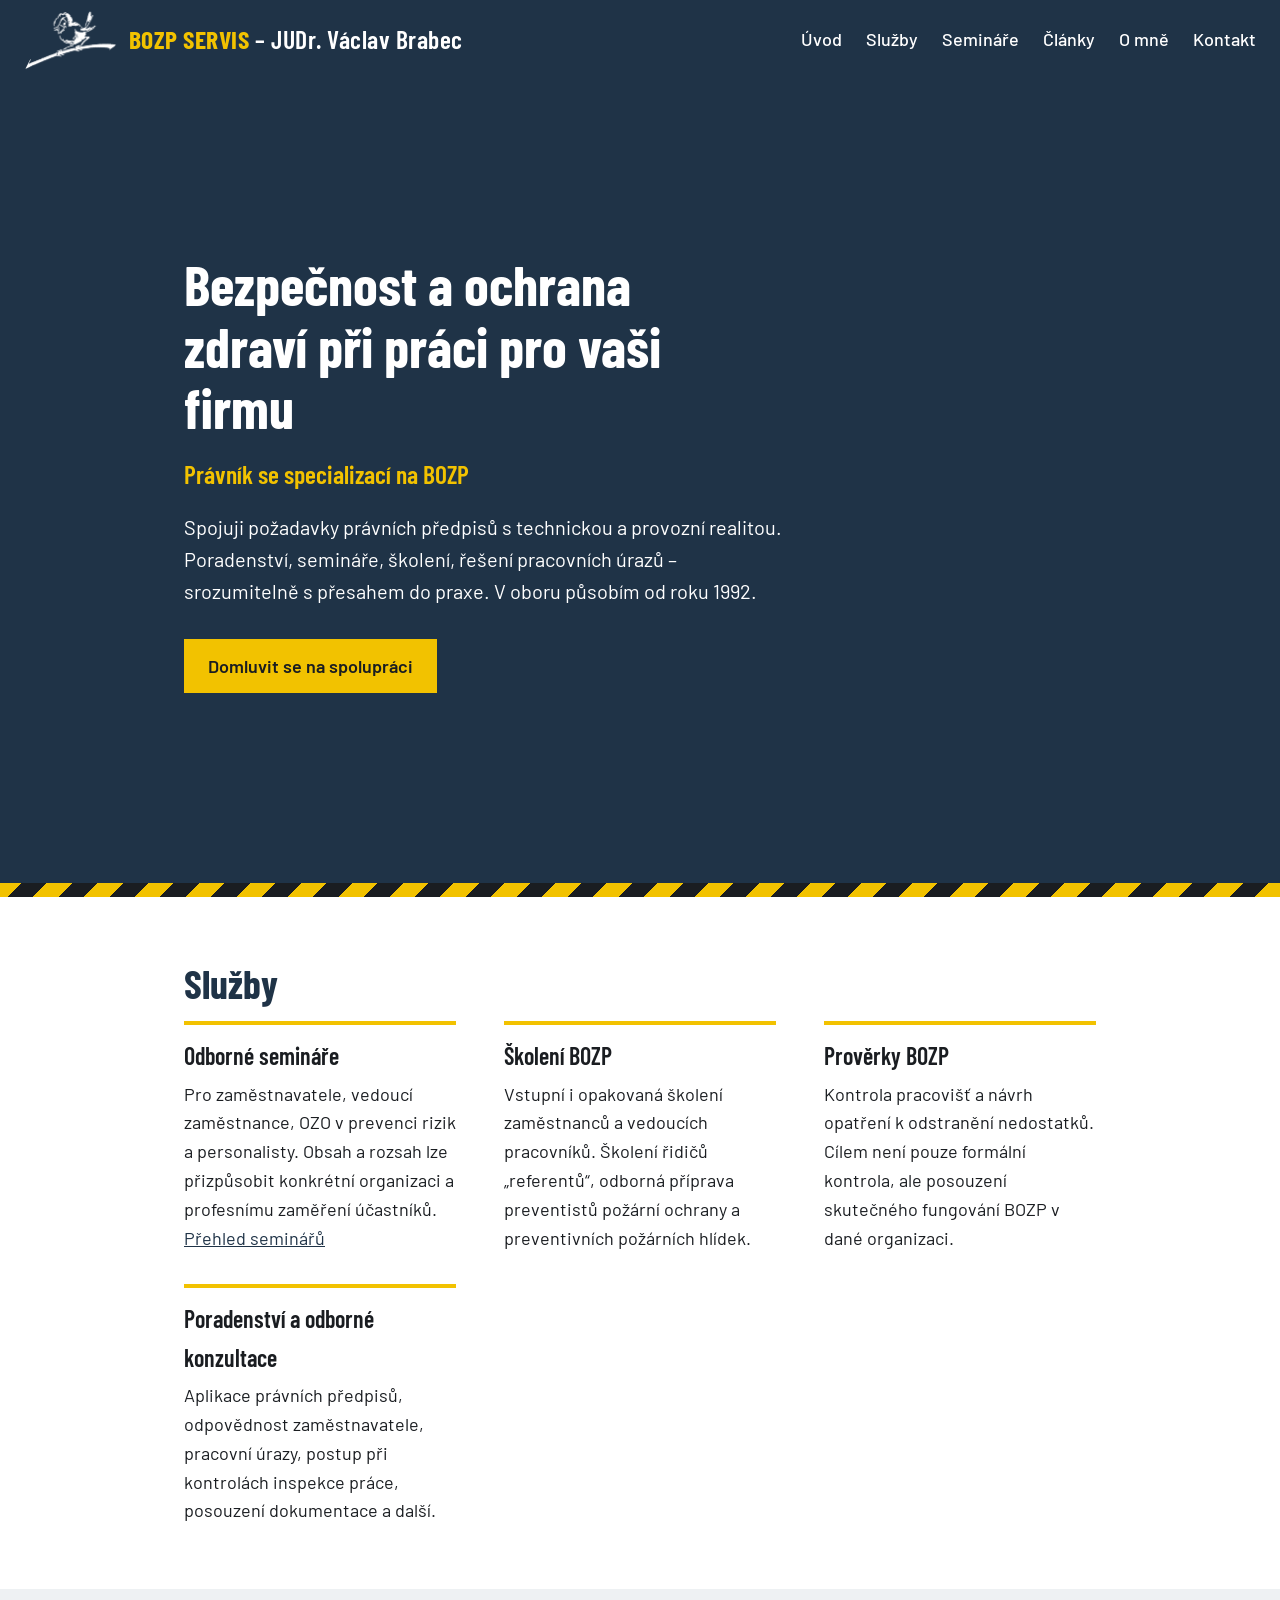
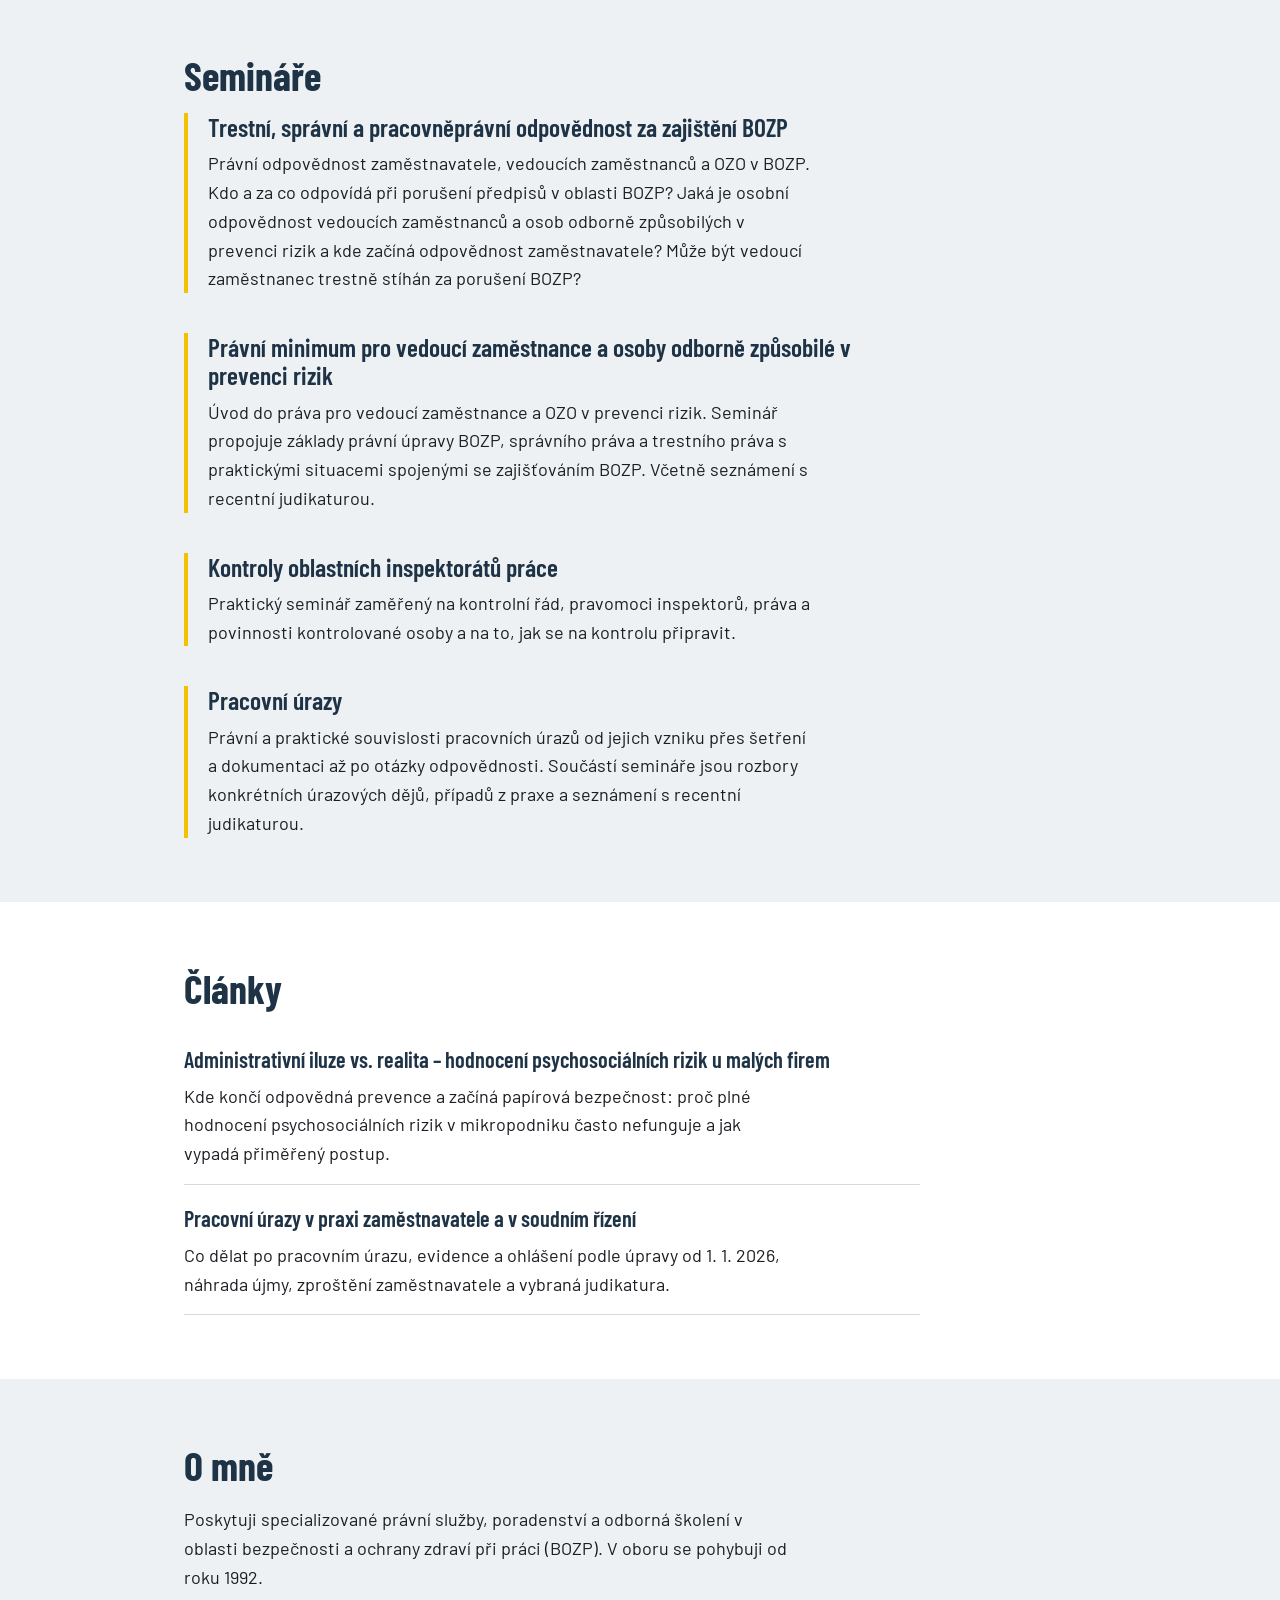
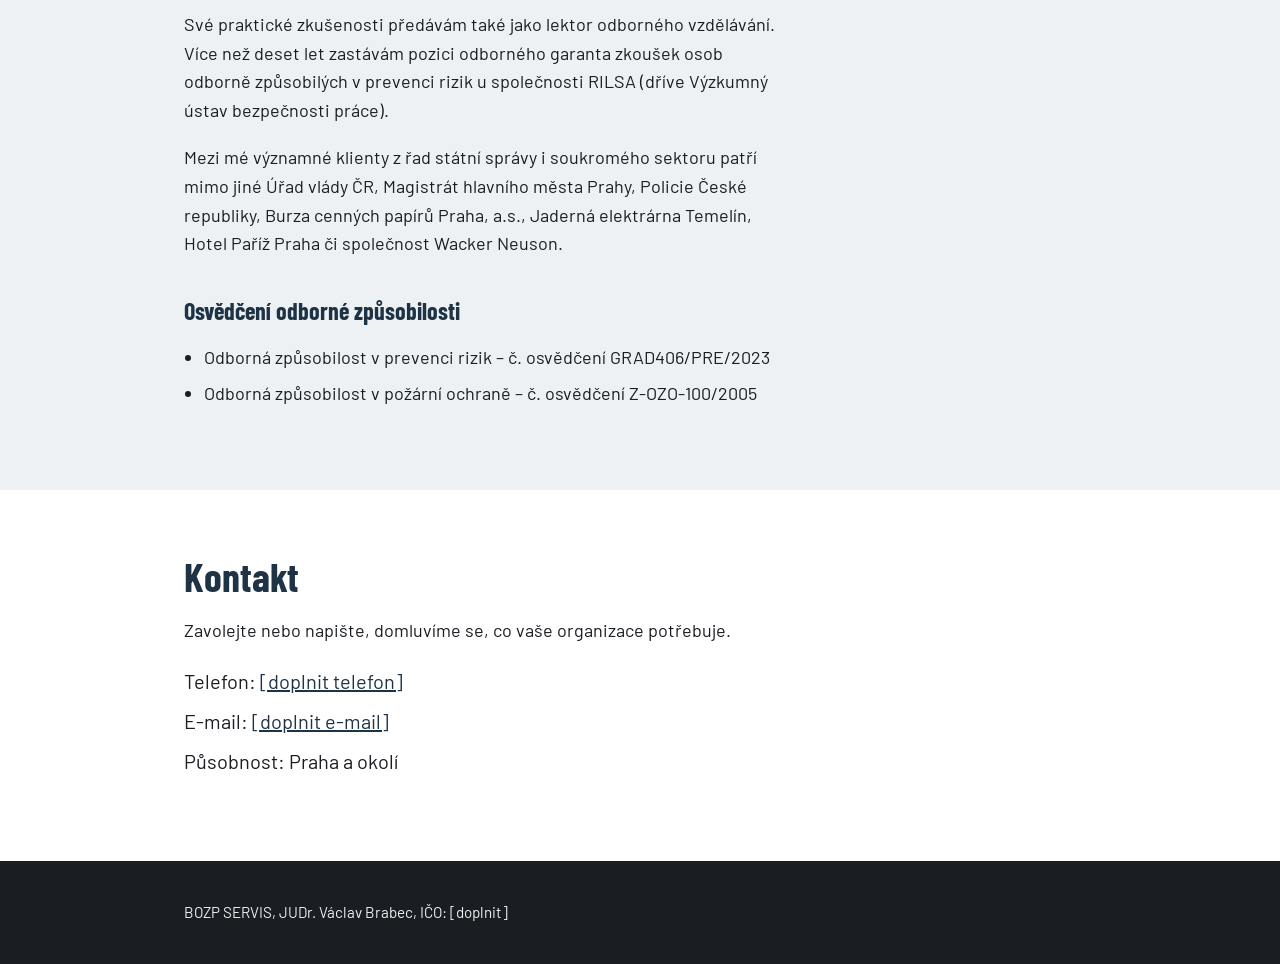
<file: index.html>
<!DOCTYPE html>
<!-- Říká prohlížeči, že jde o moderní HTML5 dokument. -->
<html lang="cs">

<head>
  <meta charset="UTF-8">
  <meta name="viewport" content="width=device-width, initial-scale=1">

  <title>BOZP SERVIS – JUDr. Václav Brabec | právník se specializací na BOZP</title>

  <meta name="description" content="JUDr. Václav Brabec, právník se specializací na BOZP. Semináře, školení, poradenství a řešení pracovních úrazů. V oboru od roku 1992.">

  <link rel="preconnect" href="https://fonts.googleapis.com">
  <link rel="preconnect" href="https://fonts.gstatic.com" crossorigin>
  <link href="https://fonts.googleapis.com/css2?family=Barlow+Condensed:wght@600;700&family=Barlow:wght@400;500;600&display=swap" rel="stylesheet">

  <link rel="icon" type="image/png" href="favicon.png">
  <!-- Ikonka v záložce prohlížeče -->

  <link rel="stylesheet" href="style.css">
</head>

<body>

  <header class="hlavicka">
    <!-- span = "obal" na kus textu, abychom mu mohli v CSS dát jiný vzhled. -->
    <a href="#" class="logo">
      <!-- alt="" = obrázek je jen ozdoba, název firmy je hned vedle jako text -->
      <img src="logo-brabec.png" alt="" class="logo-obrazek" height="60">
      <span>BOZP SERVIS <span class="logo-jmeno"><span class="pomlcka">– </span>JUDr. Václav Brabec</span></span>
    </a>

    <!-- Tlačítko menu – zobrazí se jen na mobilu (řídí ho menu.js). -->
    <button class="menu-tlacitko" aria-label="Otevřít menu" aria-expanded="false" aria-controls="menu">☰</button>

    <nav class="menu" id="menu">
      <a href="#">Úvod</a>
      <a href="#sluzby">Služby</a>
      <a href="#seminare">Semináře</a>
      <a href="#clanky">Články</a>
      <a href="#o-mne">O mně</a>
      <a href="#kontakt">Kontakt</a>
    </nav>
  </header>

  <main>
    <!-- ÚVODNÍ ČÁST -->
    <section class="uvod">
      <div class="obal">
        <h1>Bezpečnost a ochrana zdraví při práci pro vaši firmu</h1>

        <!-- Podnadpis: kdo jsem. -->
        <p class="podtitul">Právník se specializací na BOZP</p>

        <p class="uvod-text">
          Spojuji požadavky právních předpisů s technickou a provozní realitou.
          Poradenství, semináře, školení, řešení pracovních úrazů – srozumitelně
          s přesahem do praxe. V oboru působím od roku 1992.
        </p>

        <a href="#kontakt" class="tlacitko">Domluvit se na spolupráci</a>
      </div>
    </section>

    <div class="pruh" aria-hidden="true"></div>

    <!-- SLUŽBY -->
    <section id="sluzby" class="sekce">
      <div class="obal">
        <h2>Služby</h2>

        <dl class="sluzby">
          <div>
            <dt>Odborné semináře</dt>
            <dd>
              Pro zaměstnavatele, vedoucí zaměstnance, OZO v prevenci rizik a personalisty.
              Obsah a rozsah lze přizpůsobit konkrétní organizaci a profesnímu zaměření účastníků.
              <a href="#seminare">Přehled seminářů</a>
            </dd>
          </div>
          <div>
            <dt>Školení BOZP</dt>
            <dd>
              Vstupní i opakovaná školení zaměstnanců a vedoucích pracovníků.
              Školení řidičů „referentů“, odborná příprava preventistů požární ochrany
              a preventivních požárních hlídek.
            </dd>
          </div>
          <div>
            <dt>Prověrky BOZP</dt>
            <dd>
              Kontrola pracovišť a návrh opatření k odstranění nedostatků.
              Cílem není pouze formální kontrola, ale posouzení skutečného fungování
              BOZP v dané organizaci.
            </dd>
          </div>
          <div>
            <dt>Poradenství a odborné konzultace</dt>
            <dd>
              Aplikace právních předpisů, odpovědnost zaměstnavatele, pracovní úrazy,
              postup při kontrolách inspekce práce, posouzení dokumentace a další.
            </dd>
          </div>
        </dl>
      </div>
    </section>

    <!-- SEMINÁŘE -->
    <section id="seminare" class="sekce sekce-svetla">
      <div class="obal">
        <h2>Semináře</h2>

        <!-- article = samostatný celek obsahu. h3 je nadpis o úroveň níž než h2. -->
        <div class="seminare">
          <article>
            <h3>Trestní, správní a pracovněprávní odpovědnost za zajištění BOZP</h3>
            <p>
              Právní odpovědnost zaměstnavatele, vedoucích zaměstnanců a OZO v BOZP.
              Kdo a za co odpovídá při porušení předpisů v oblasti BOZP? Jaká je osobní
              odpovědnost vedoucích zaměstnanců a osob odborně způsobilých v prevenci rizik
              a kde začíná odpovědnost zaměstnavatele? Může být vedoucí zaměstnanec trestně
              stíhán za porušení BOZP?
            </p>
          </article>

          <article>
            <h3>Právní minimum pro vedoucí zaměstnance a osoby odborně způsobilé v prevenci rizik</h3>
            <p>
              Úvod do práva pro vedoucí zaměstnance a OZO v prevenci rizik. Seminář propojuje
              základy právní úpravy BOZP, správního práva a trestního práva s praktickými
              situacemi spojenými se zajišťováním BOZP. Včetně seznámení s recentní judikaturou.
            </p>
          </article>

          <article>
            <h3>Kontroly oblastních inspektorátů práce</h3>
            <p>
              Praktický seminář zaměřený na kontrolní řád, pravomoci inspektorů, práva
              a povinnosti kontrolované osoby a na to, jak se na kontrolu připravit.
            </p>
          </article>

          <article>
            <h3>Pracovní úrazy</h3>
            <p>
              Právní a praktické souvislosti pracovních úrazů od jejich vzniku přes šetření
              a dokumentaci až po otázky odpovědnosti. Součástí semináře jsou rozbory
              konkrétních úrazových dějů, případů z praxe a seznámení s recentní judikaturou.
            </p>
          </article>
        </div>
      </div>
    </section>

    <!-- ČLÁNKY -->
    <section id="clanky" class="sekce">
      <div class="obal">
        <h2>Články</h2>
        <ul class="clanky-seznam">
          <li>
            <a href="clanek-psychosocialni-rizika.html">Administrativní iluze vs. realita – hodnocení psychosociálních rizik u malých firem</a>
            <p>
              Kde končí odpovědná prevence a začíná papírová bezpečnost: proč plné hodnocení
              psychosociálních rizik v mikropodniku často nefunguje a jak vypadá přiměřený postup.
            </p>
          </li>
          <li>
            <!-- Odkaz vede na samostatnou stránku s celým článkem. -->
            <a href="clanek-pracovni-urazy.html">Pracovní úrazy v praxi zaměstnavatele a v soudním řízení</a>
            <p>
              Co dělat po pracovním úrazu, evidence a ohlášení podle úpravy od 1. 1. 2026,
              náhrada újmy, zproštění zaměstnavatele a vybraná judikatura.
            </p>
          </li>
        </ul>
      </div>
    </section>

    <!-- O MNĚ -->
    <section id="o-mne" class="sekce sekce-svetla">
      <div class="obal">
        <h2>O mně</h2>
        <p>
          Poskytuji specializované právní služby, poradenství a odborná školení v oblasti
          bezpečnosti a ochrany zdraví při práci (BOZP). V oboru se pohybuji od roku 1992.
        </p>
        <p>
          Své praktické zkušenosti předávám také jako lektor odborného vzdělávání.
          Více než deset let zastávám pozici odborného garanta zkoušek osob odborně
          způsobilých v prevenci rizik u společnosti RILSA (dříve Výzkumný ústav
          bezpečnosti práce).
        </p>
        <p>
          Mezi mé významné klienty z řad státní správy i soukromého sektoru patří mimo jiné
          Úřad vlády ČR, Magistrát hlavního města Prahy, Policie České republiky,
          Burza cenných papírů Praha, a.s., Jaderná elektrárna Temelín, Hotel Paříž Praha
          či společnost Wacker Neuson.
        </p>

        <h3 class="mensi-nadpis">Osvědčení odborné způsobilosti</h3>
        <!-- ul = seznam s puntíky, li = jedna položka -->
        <ul class="osvedceni">
          <li>Odborná způsobilost v prevenci rizik – č. osvědčení GRAD406/PRE/2023</li>
          <li>Odborná způsobilost v požární ochraně – č. osvědčení Z-OZO-100/2005</li>
        </ul>
      </div>
    </section>

    <!-- KONTAKT -->
    <section id="kontakt" class="sekce">
      <div class="obal">
        <h2>Kontakt</h2>
        <p>Zavolejte nebo napište, domluvíme se, co vaše organizace potřebuje.</p>

        <ul class="kontakty">
          <li>Telefon: <a href="tel:+420000000000">[doplnit telefon]</a></li>
          <li>E-mail: <a href="mailto:info@example.cz">[doplnit e-mail]</a></li>
          <li>Působnost: Praha a okolí</li>
        </ul>
      </div>
    </section>
  </main>

  <footer class="paticka">
    <div class="obal">
      <p>BOZP SERVIS, JUDr. Václav Brabec, IČO: [doplnit]</p>
    </div>
  </footer>

  <!-- JavaScript pro otevírání menu na mobilu. Na konci stránky, aby už existovala hlavička. -->
  <script src="menu.js"></script>
</body>
</html>
</file>
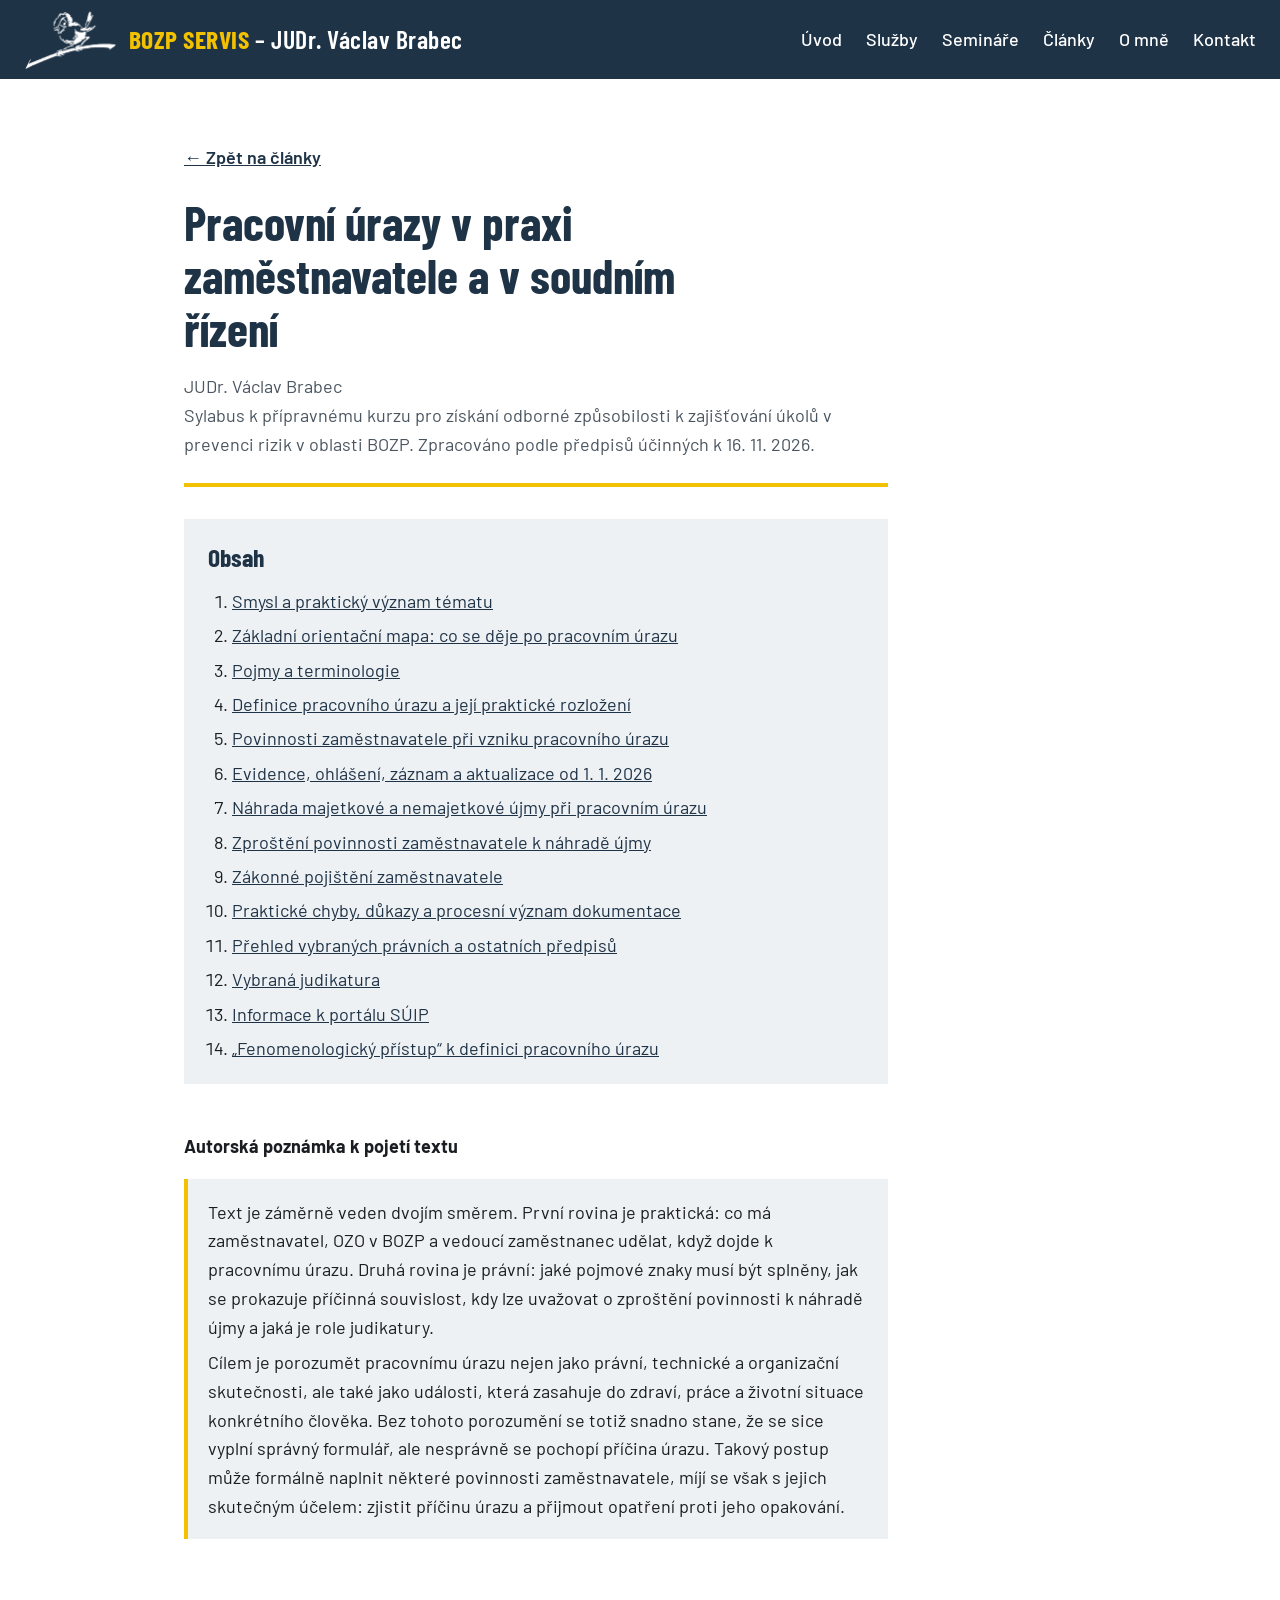
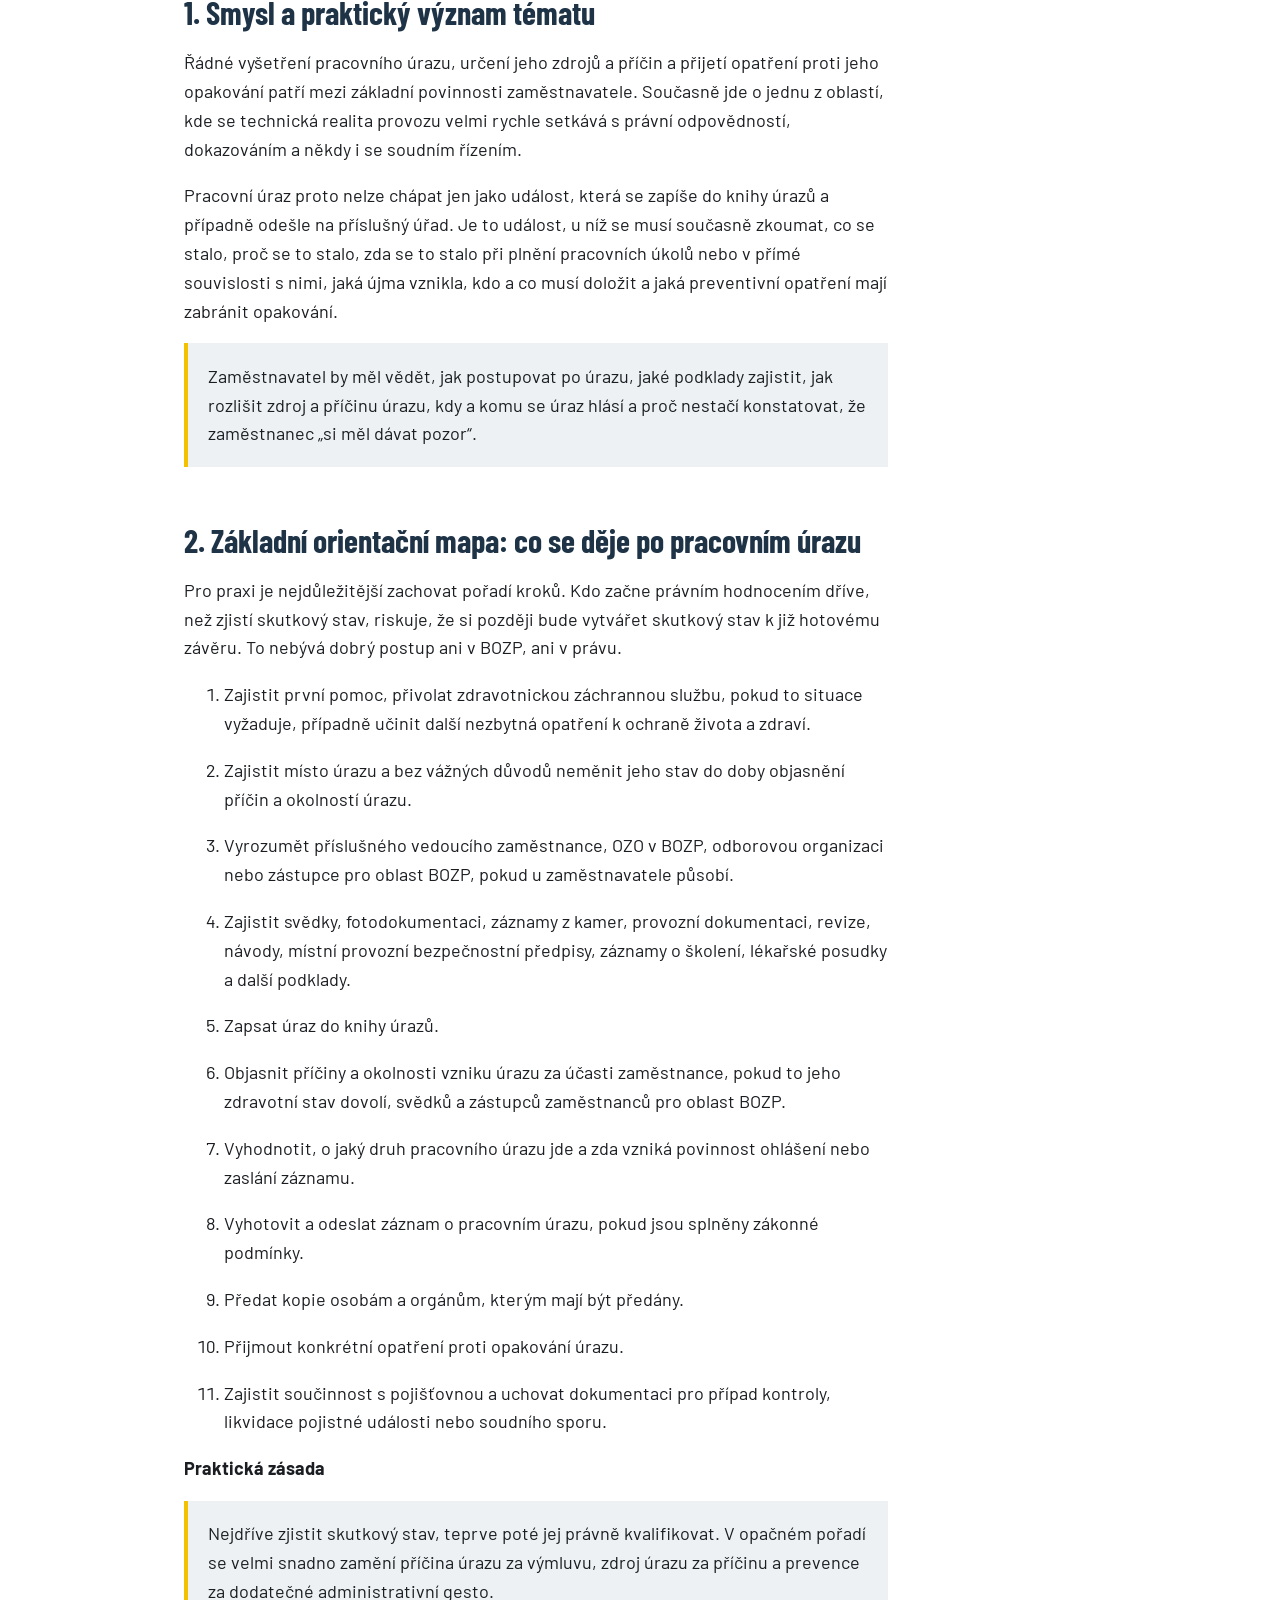
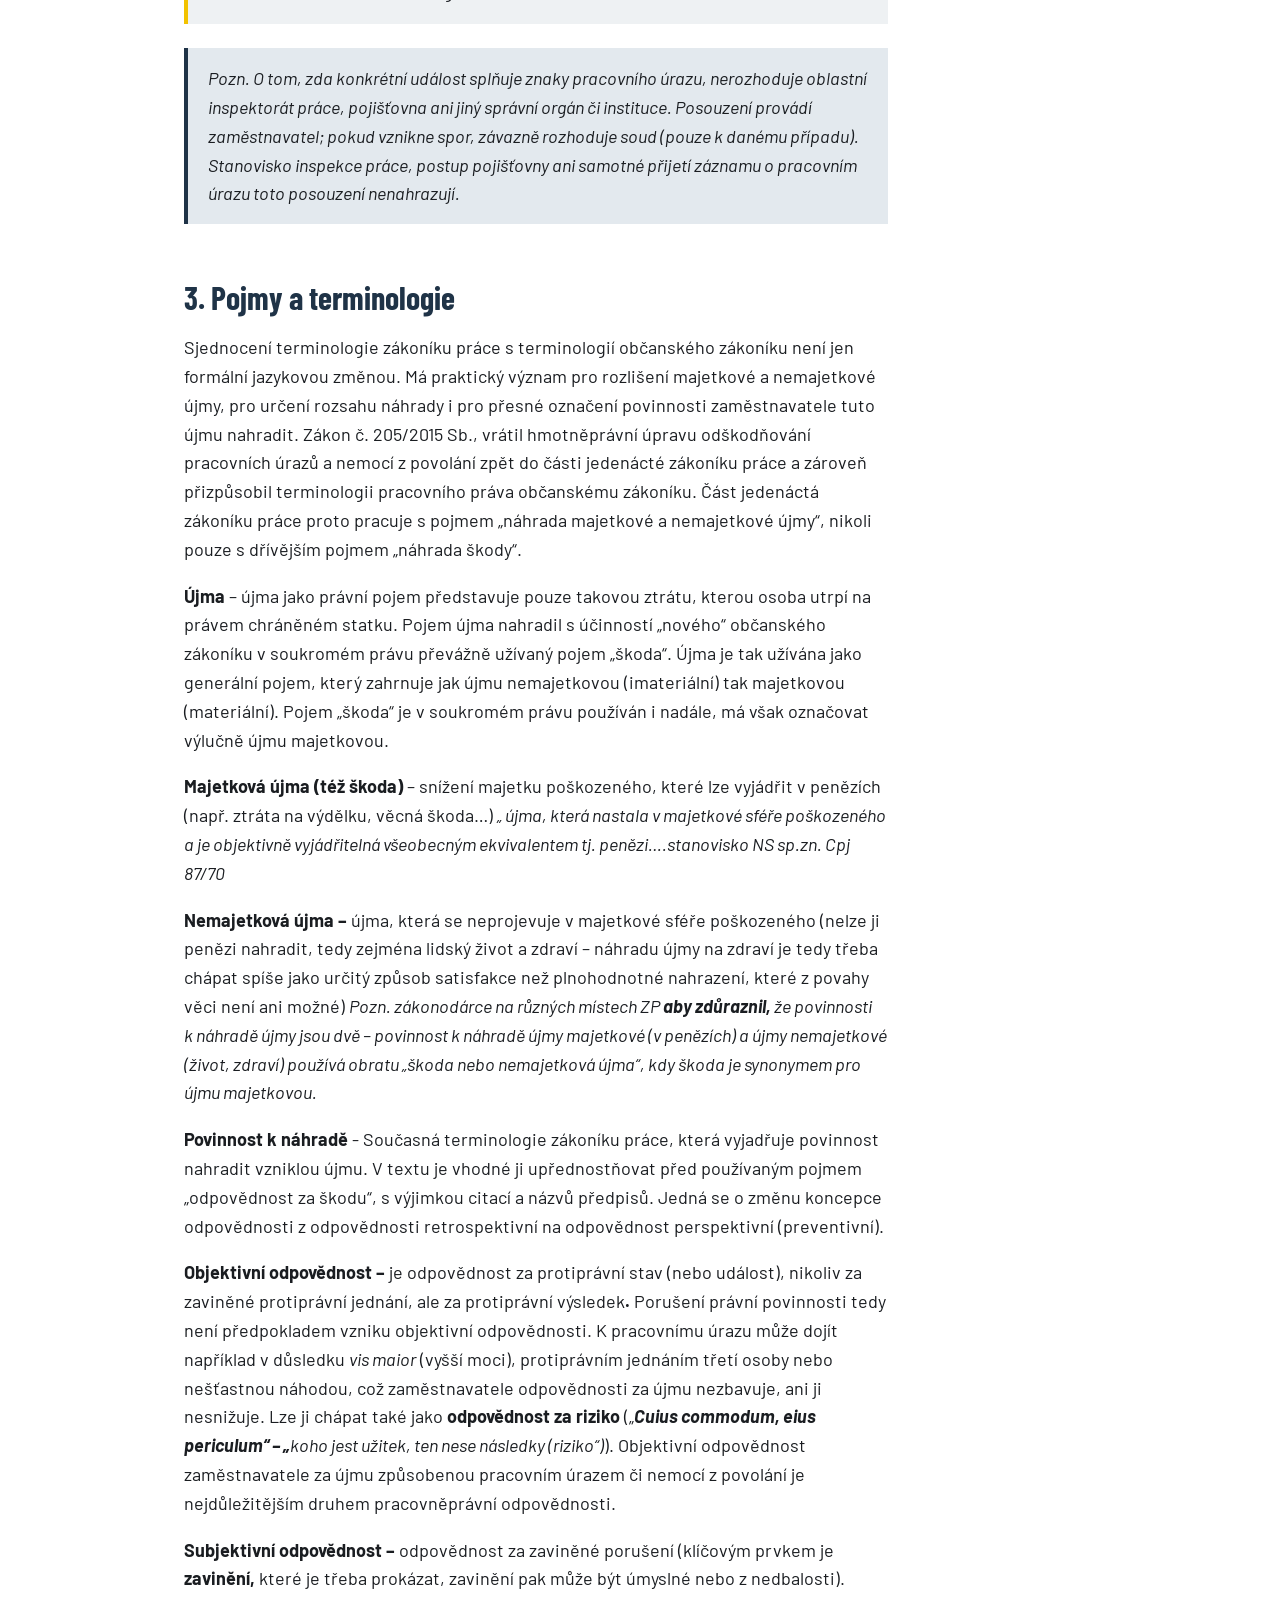
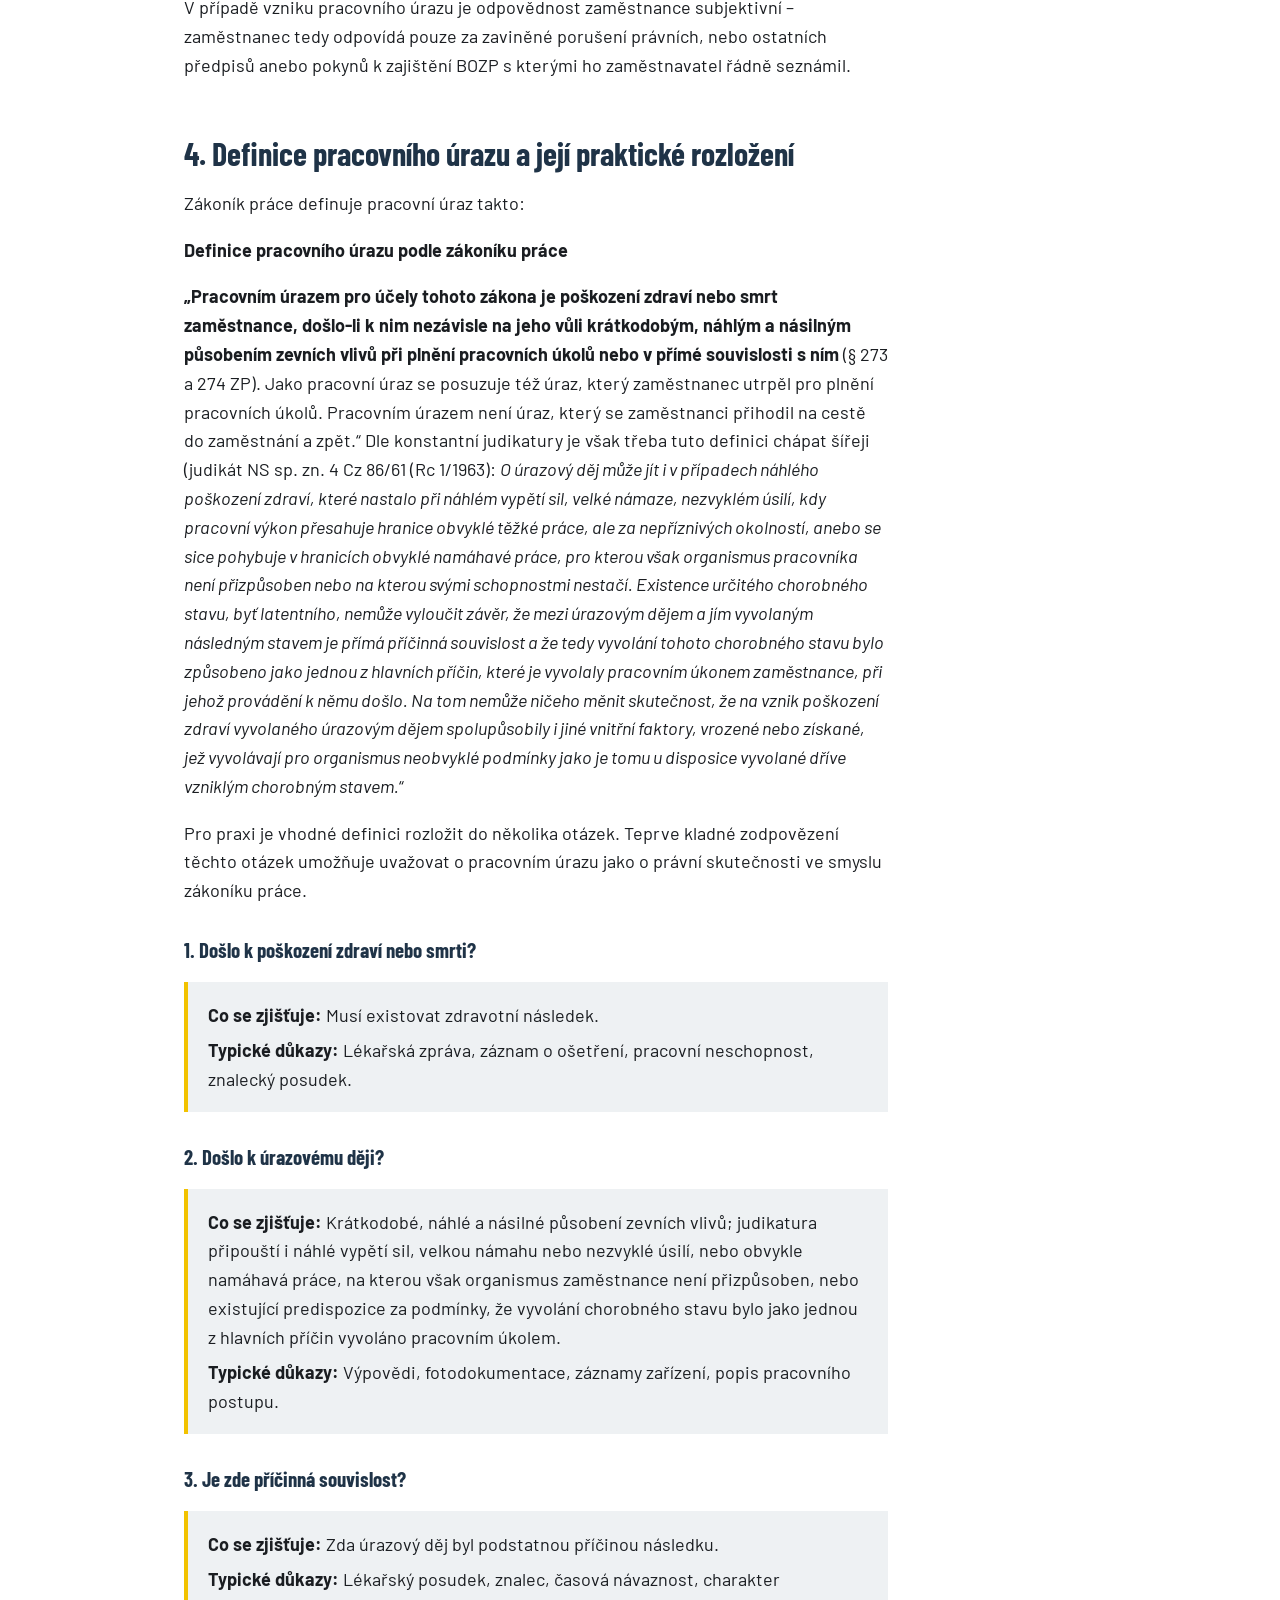
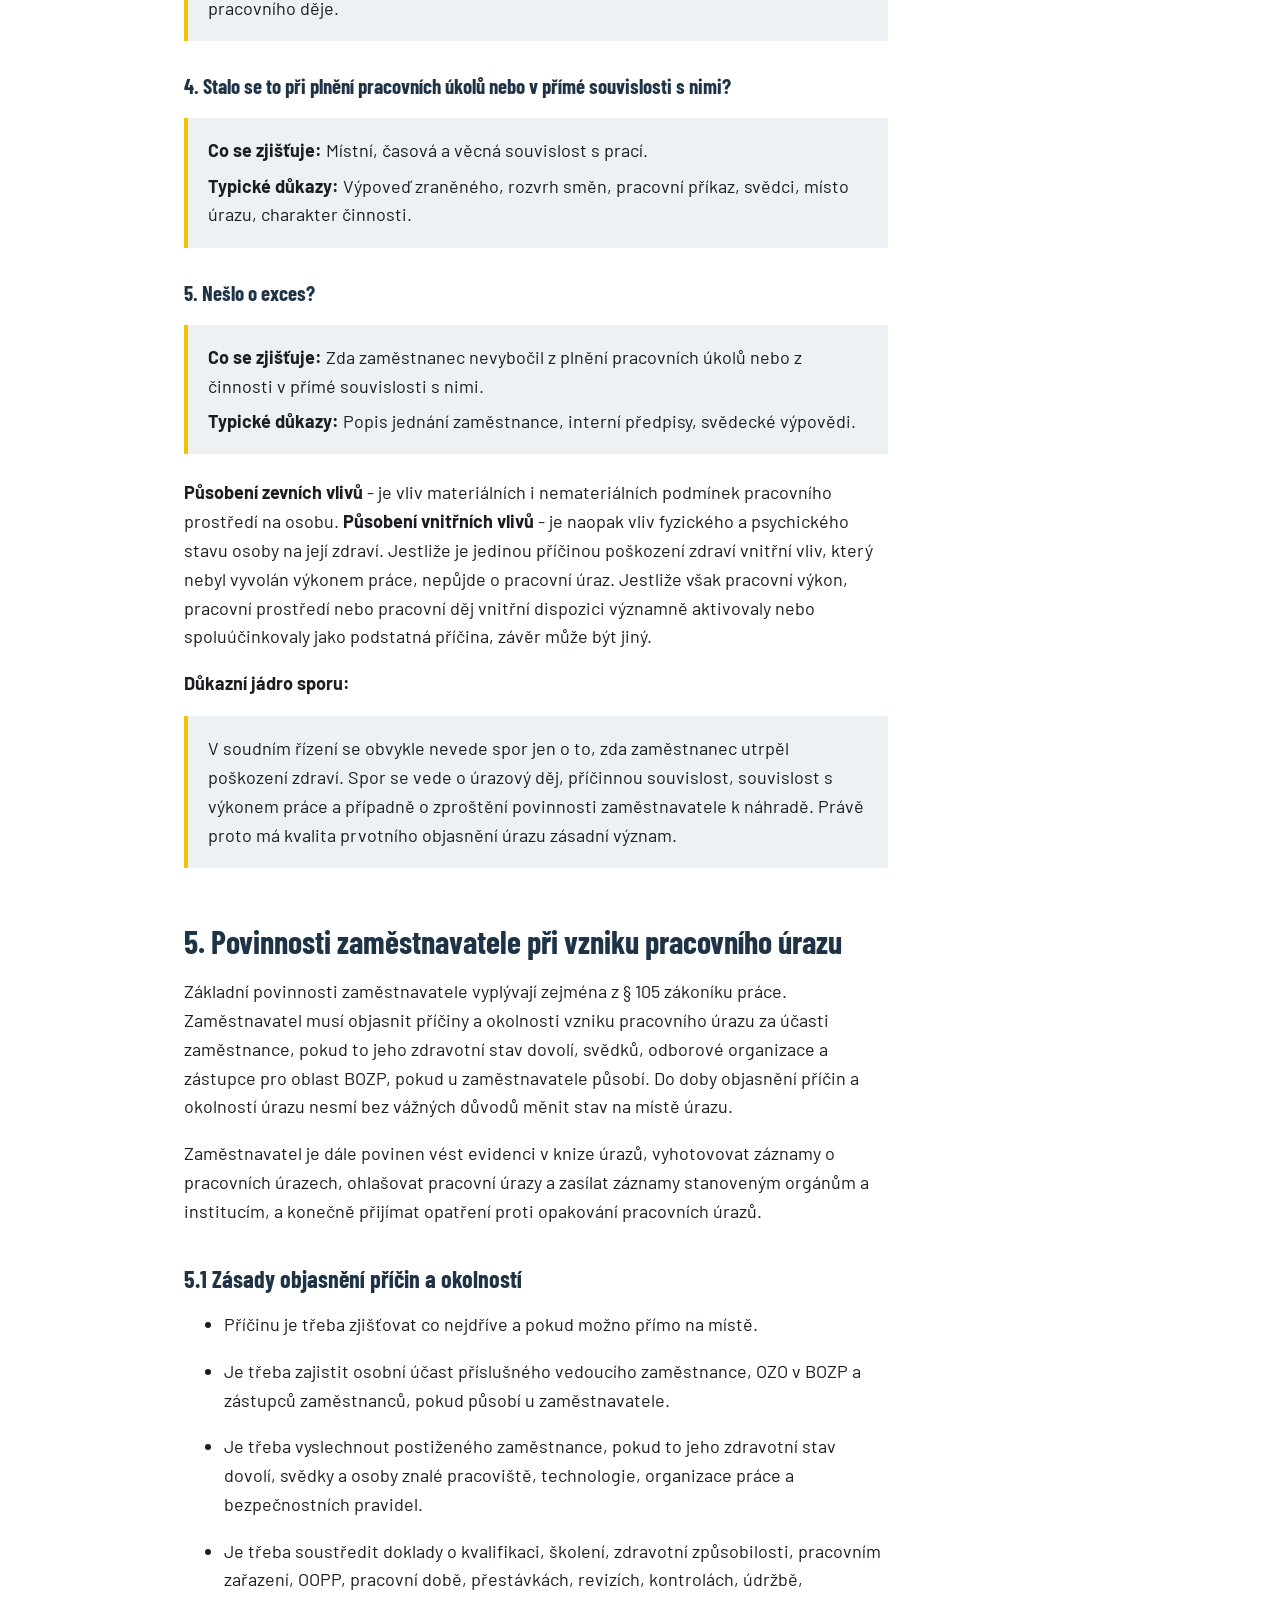
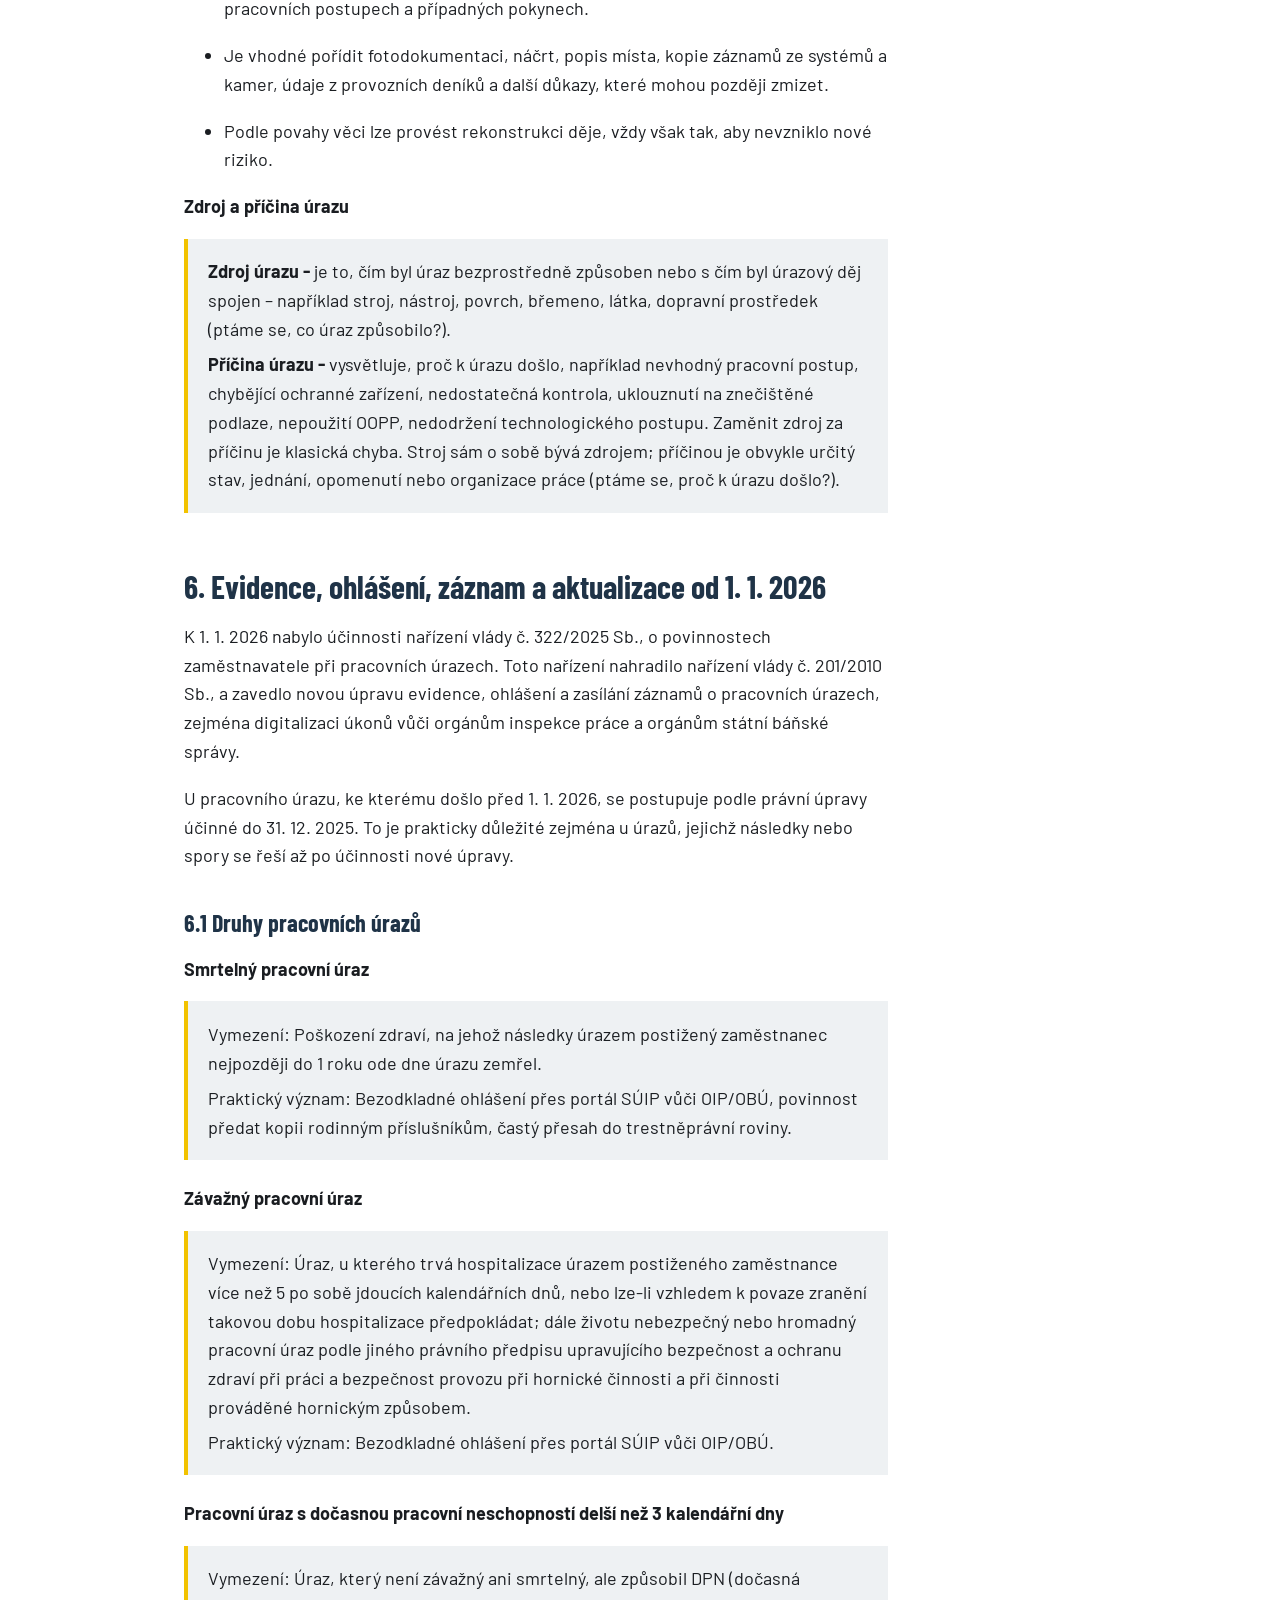
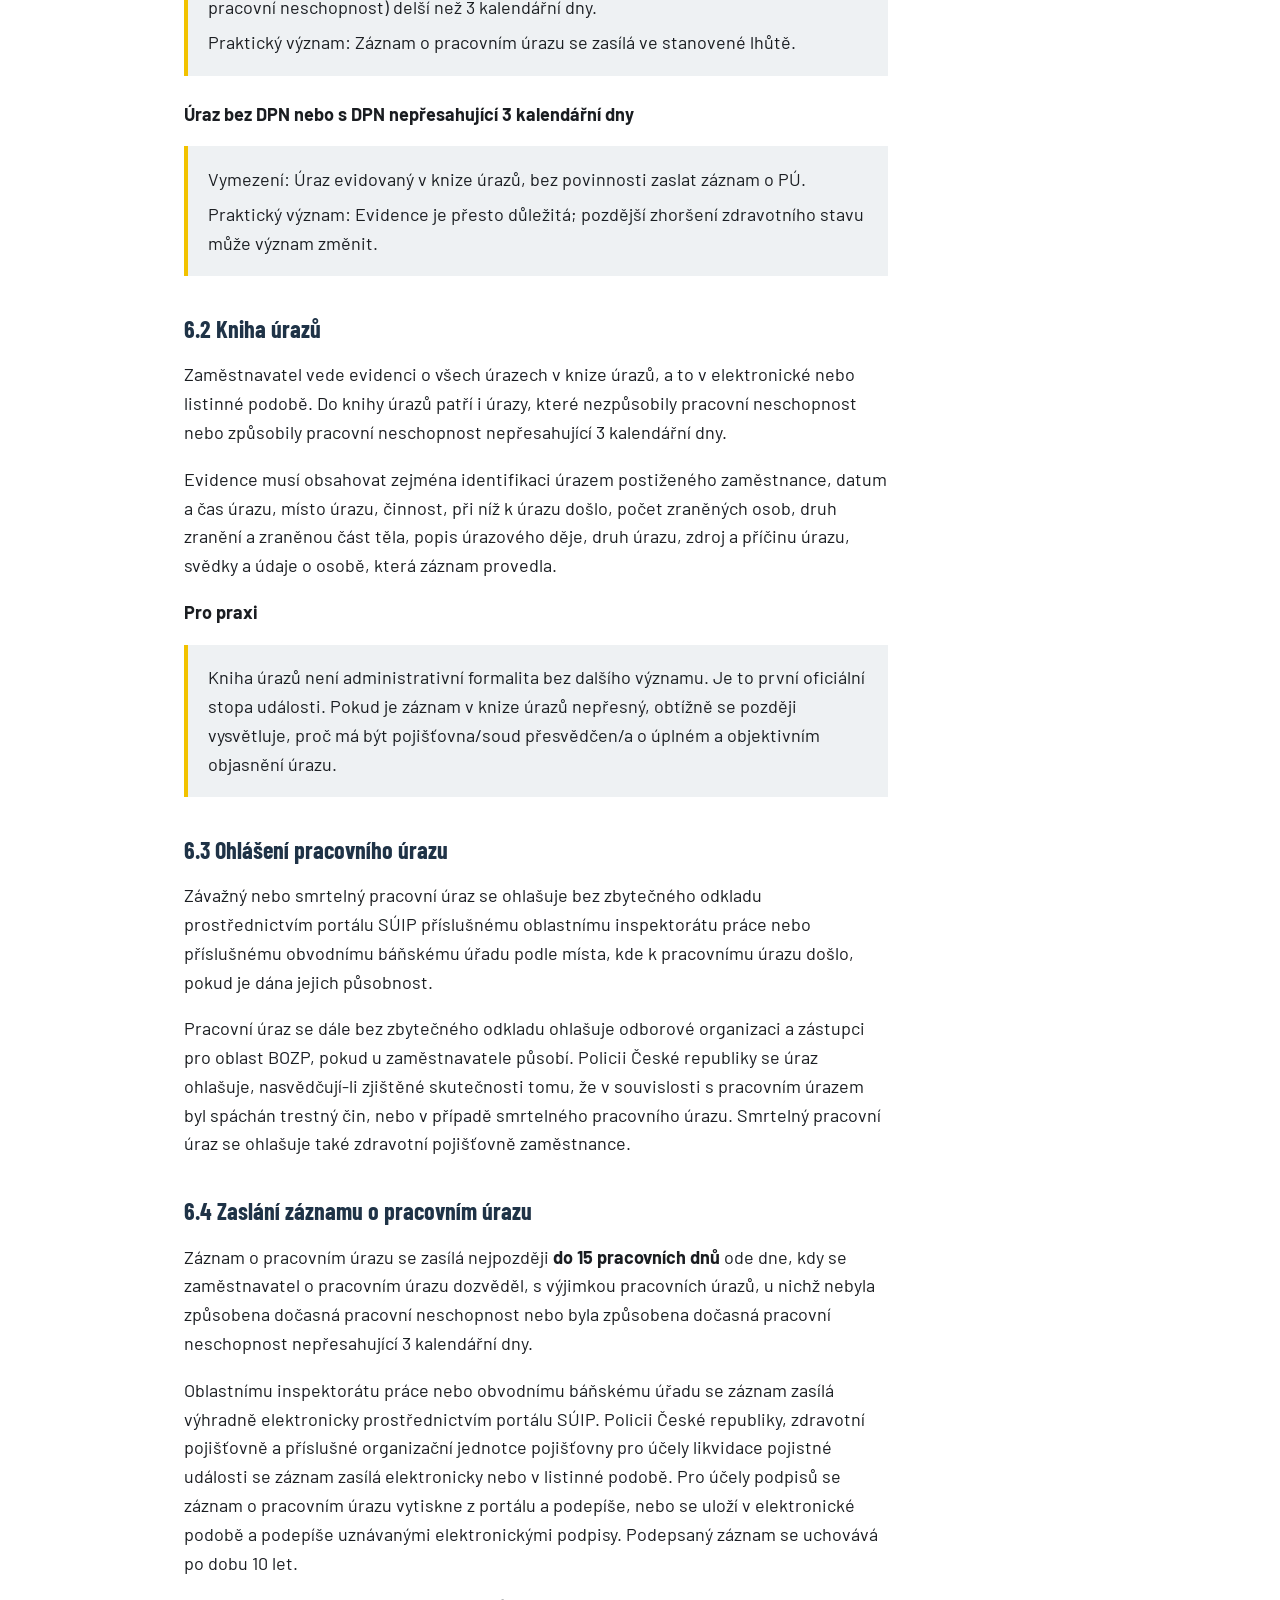
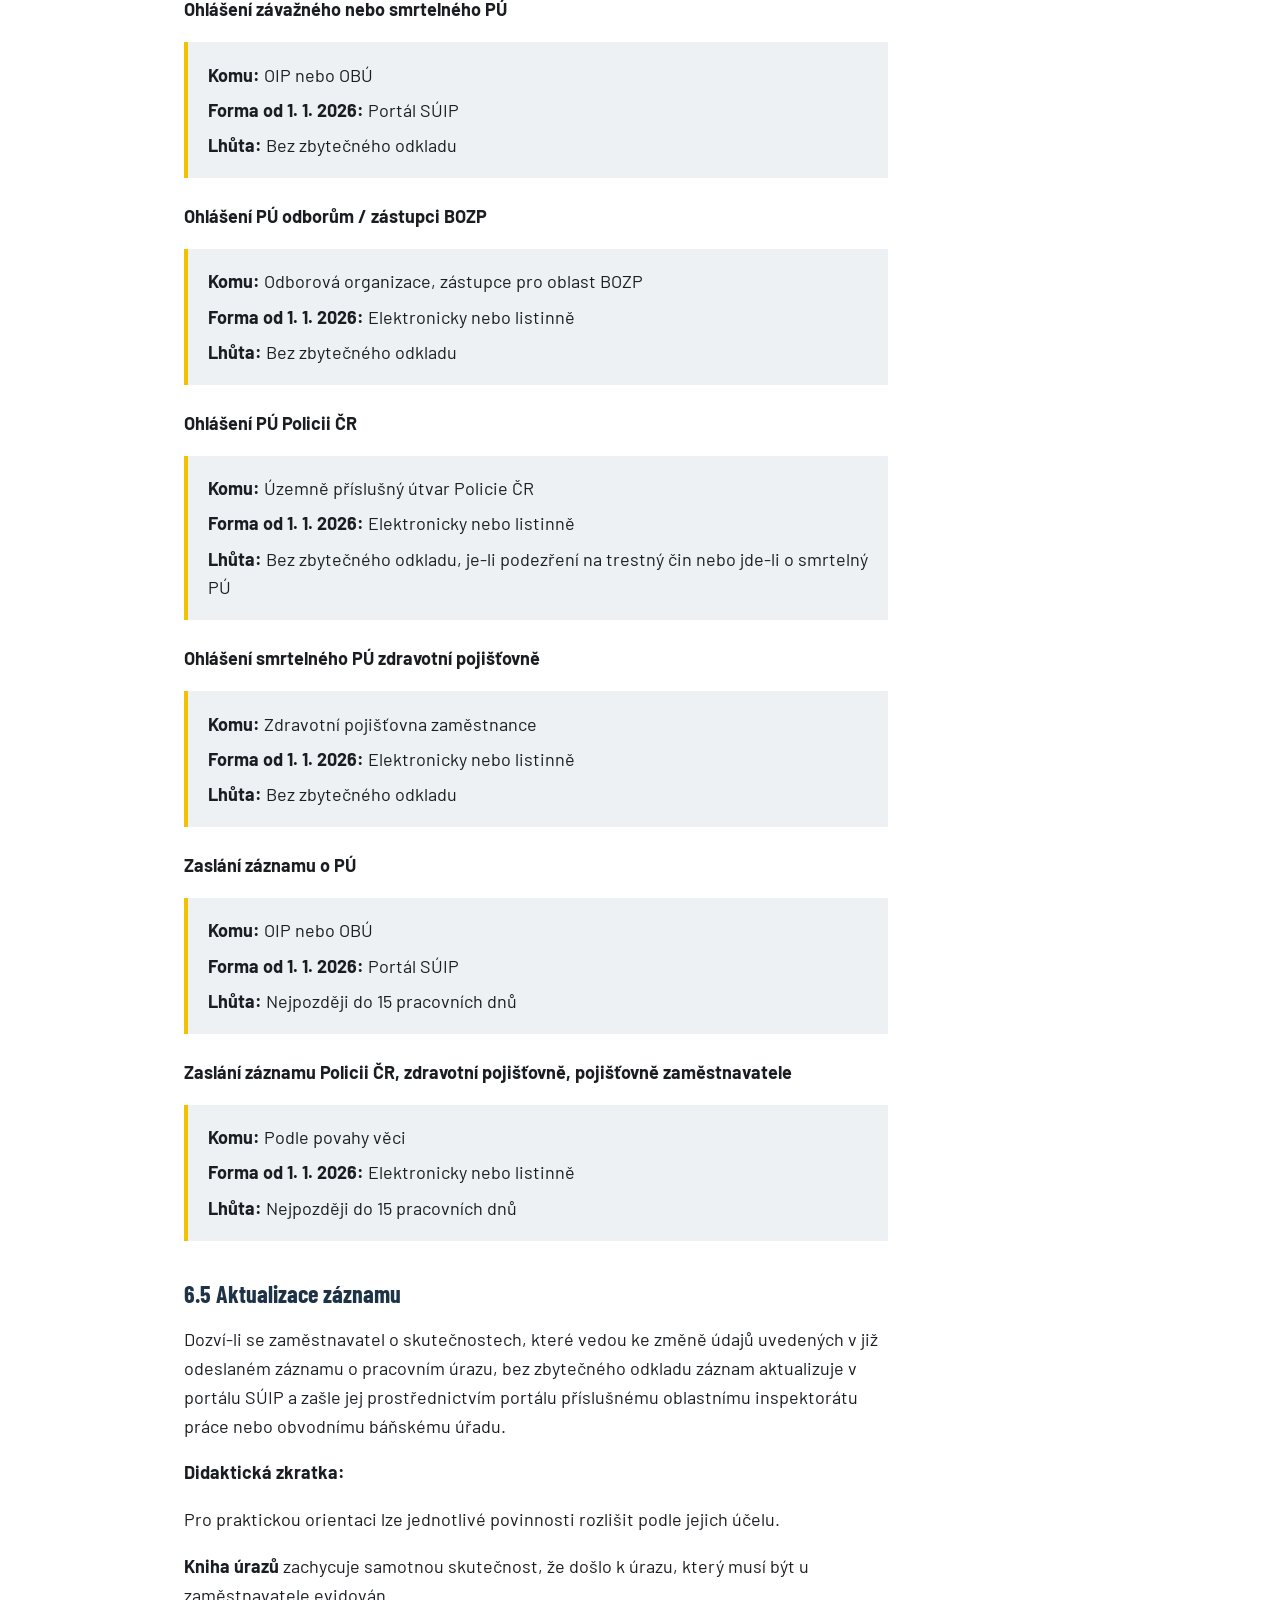
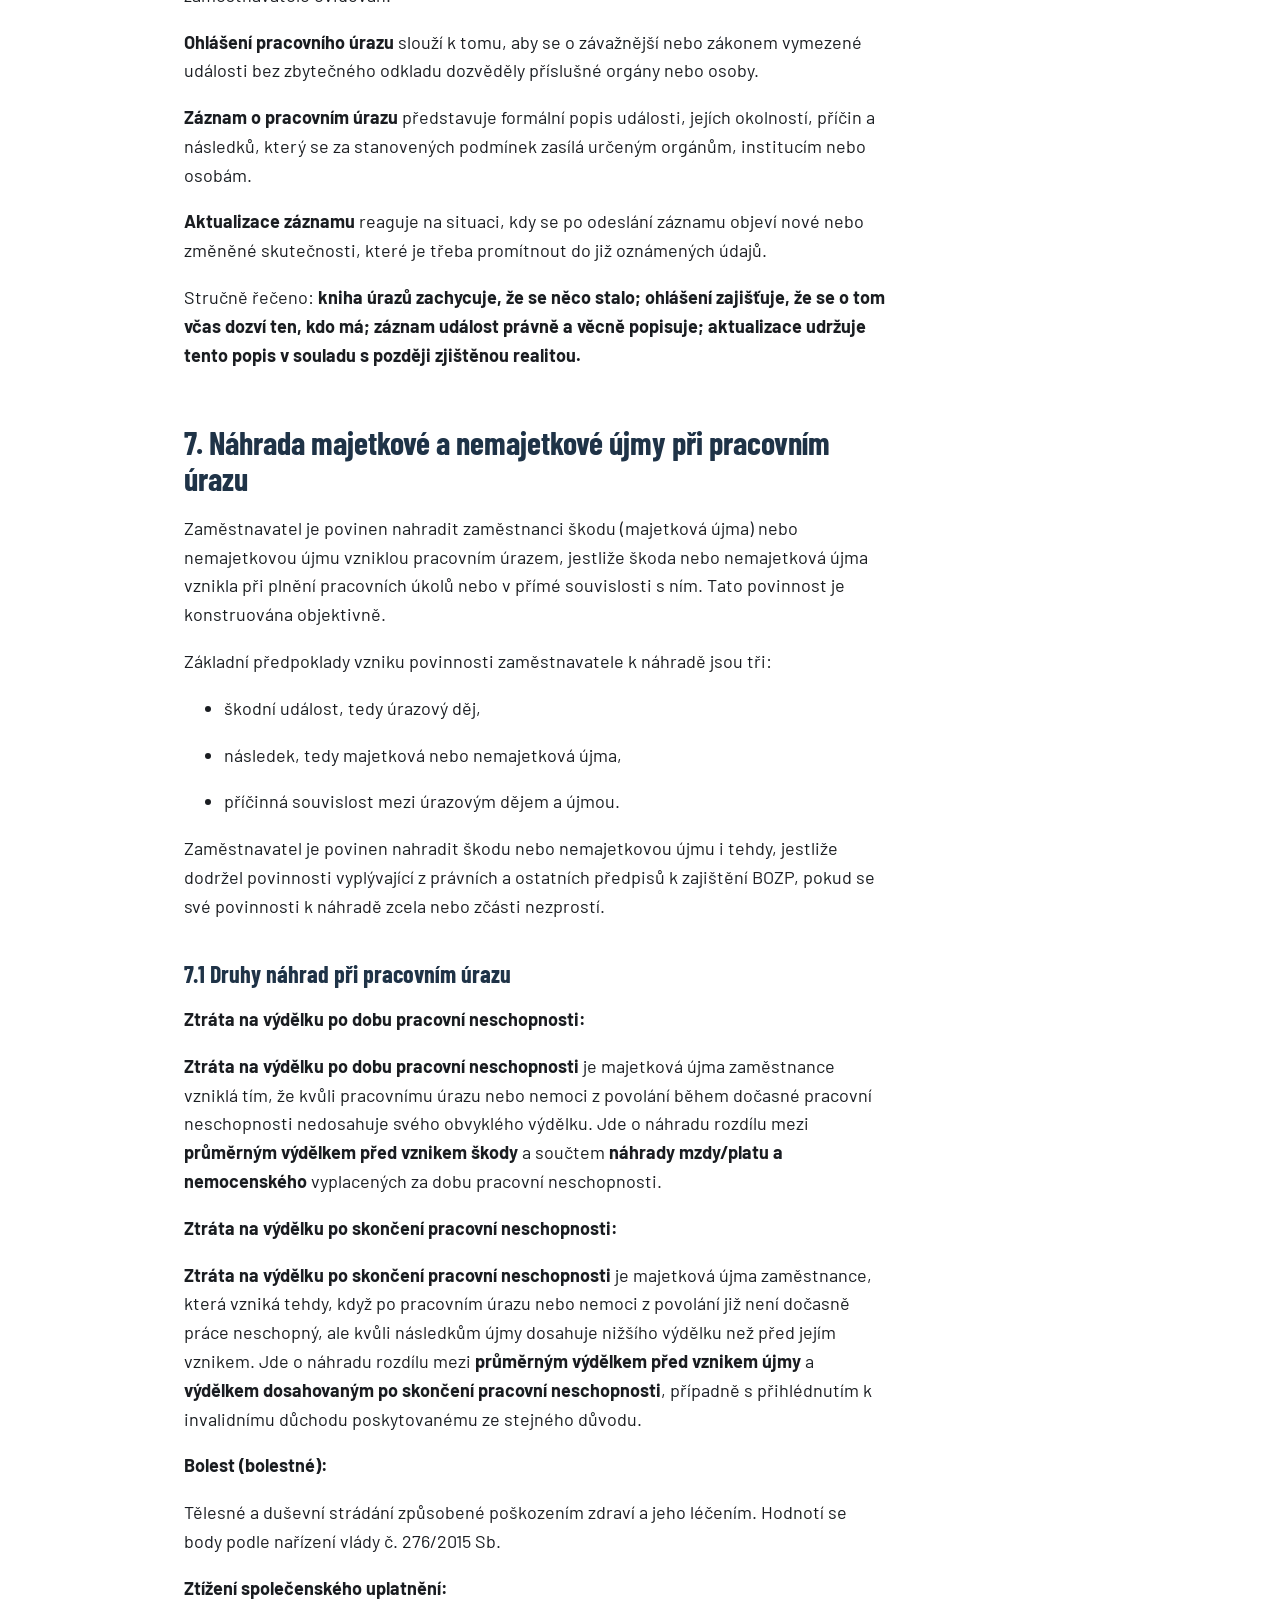
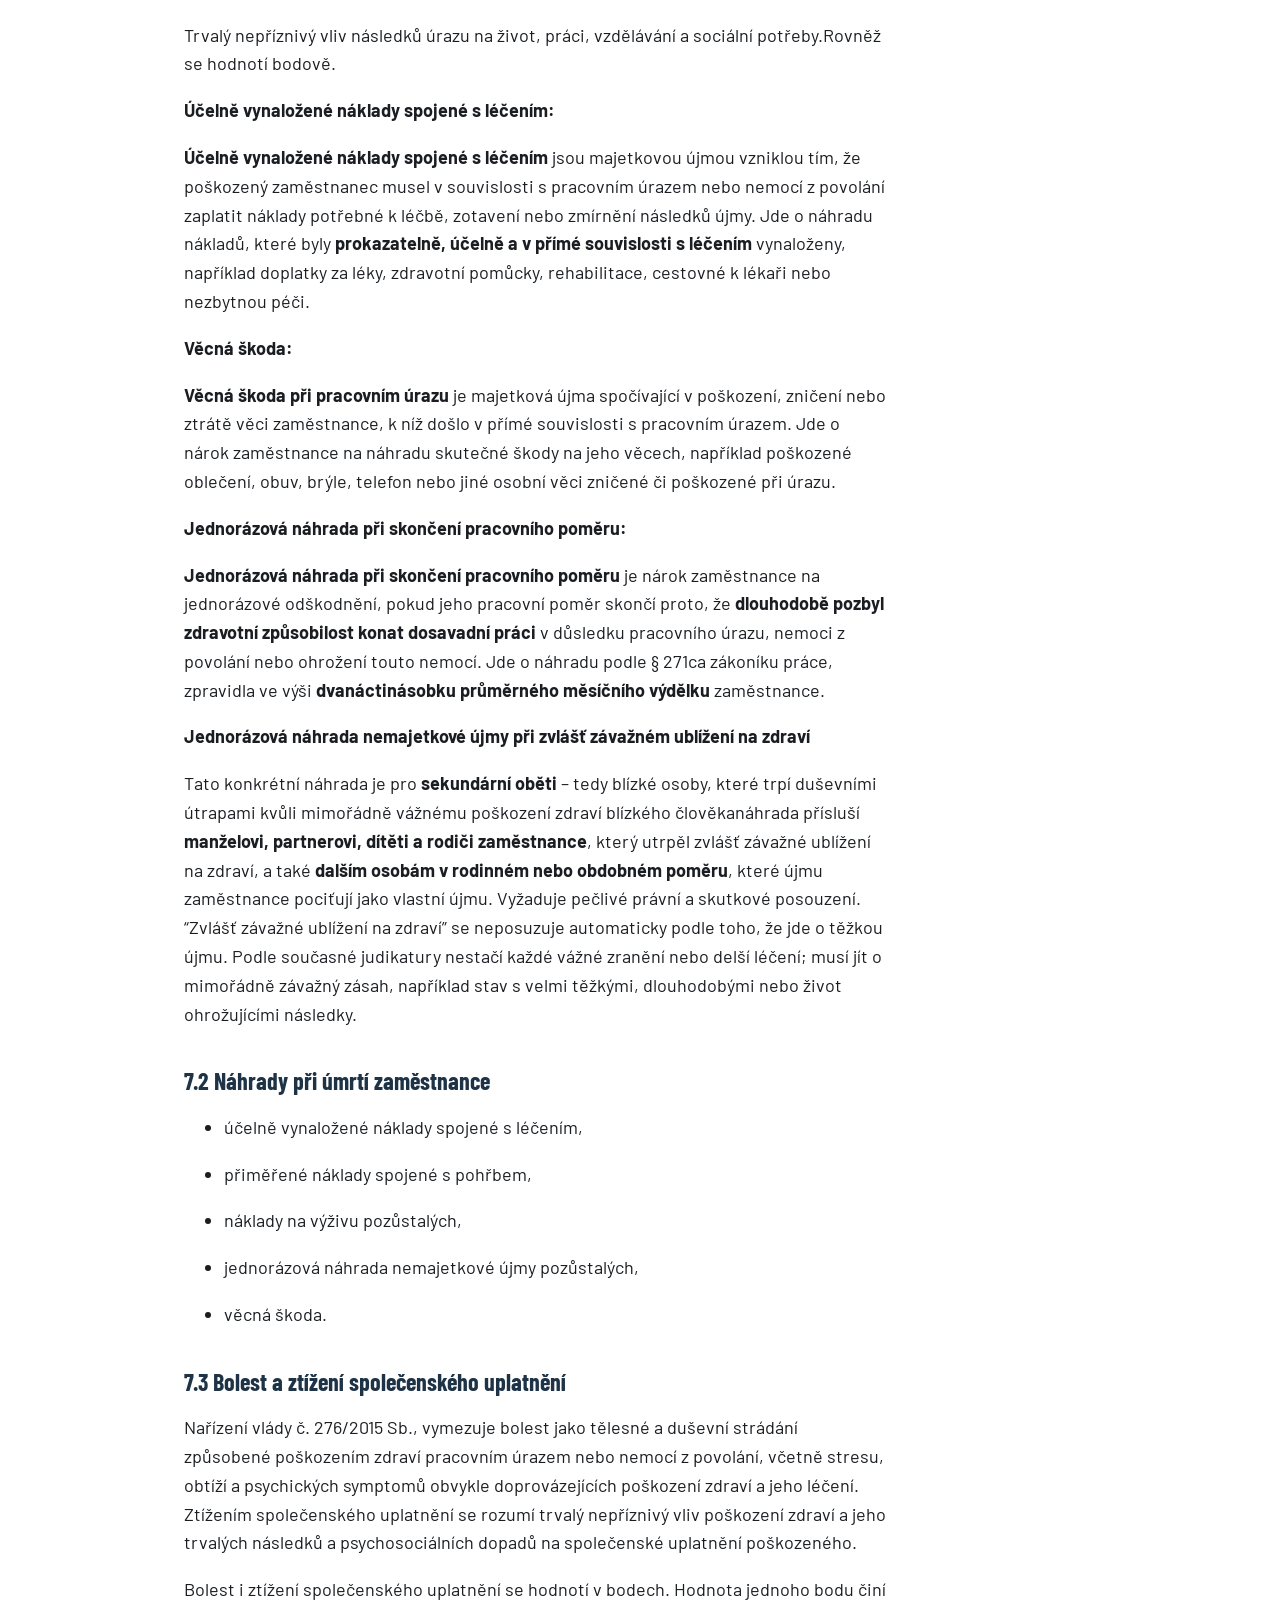
<file: clanek-pracovni-urazy.html>
<!DOCTYPE html>
<html lang="cs">

<head>
  <meta charset="UTF-8">
  <meta name="viewport" content="width=device-width, initial-scale=1">
  <title>Pracovní úrazy v praxi zaměstnavatele a v soudním řízení | JUDr. Václav Brabec</title>
  <meta name="description" content="Povinnosti zaměstnavatele při pracovním úrazu, evidence a ohlášení od 1. 1. 2026, náhrada újmy, zproštění a vybraná judikatura. JUDr. Václav Brabec, BOZP SERVIS.">

  <link rel="preconnect" href="https://fonts.googleapis.com">
  <link rel="preconnect" href="https://fonts.gstatic.com" crossorigin>
  <link href="https://fonts.googleapis.com/css2?family=Barlow+Condensed:wght@600;700&family=Barlow:wght@400;500;600&display=swap" rel="stylesheet">

  <!-- Stejný soubor se vzhledem jako hlavní stránka. -->
  <link rel="icon" type="image/png" href="favicon.png">
  <!-- Ikonka v záložce prohlížeče -->

  <link rel="stylesheet" href="style.css">
</head>

<body>

  <!-- Hlavička je stejná jako na hlavní stránce, jen odkazy vedou na index.html. -->
  <header class="hlavicka">
    <a href="index.html" class="logo">
      <!-- alt="" = obrázek je jen ozdoba, název firmy je hned vedle jako text -->
      <img src="logo-brabec.png" alt="" class="logo-obrazek" height="60">
      <span>BOZP SERVIS <span class="logo-jmeno"><span class="pomlcka">– </span>JUDr. Václav Brabec</span></span>
    </a>

    <!-- Tlačítko menu – zobrazí se jen na mobilu (řídí ho menu.js). -->
    <button class="menu-tlacitko" aria-label="Otevřít menu" aria-expanded="false" aria-controls="menu">☰</button>

    <nav class="menu" id="menu">
      <a href="index.html">Úvod</a>
      <a href="index.html#sluzby">Služby</a>
      <a href="index.html#seminare">Semináře</a>
      <a href="index.html#clanky">Články</a>
      <a href="index.html#o-mne">O mně</a>
      <a href="index.html#kontakt">Kontakt</a>
    </nav>
  </header>

  <main>
    <article class="sekce clanek">
      <div class="obal">

        <a href="index.html#clanky" class="zpet">← Zpět na články</a>

        <h1>Pracovní úrazy v praxi zaměstnavatele a v soudním řízení</h1>
        <p class="clanek-info">
          JUDr. Václav Brabec<br>
          Sylabus k přípravnému kurzu pro získání odborné způsobilosti k zajišťování úkolů
          v prevenci rizik v oblasti BOZP. Zpracováno podle předpisů účinných k 16. 11. 2026.
        </p>

        <!-- Obsah článku: odkazy skáčou na nadpisy s id="cast-1", "cast-2"... -->
        <nav class="obsah" aria-label="Obsah článku">
          <h2>Obsah</h2>
          <ol>
            <li><a href="#cast-1">Smysl a praktický význam tématu</a></li>
            <li><a href="#cast-2">Základní orientační mapa: co se děje po pracovním úrazu</a></li>
            <li><a href="#cast-3">Pojmy a terminologie</a></li>
            <li><a href="#cast-4">Definice pracovního úrazu a její praktické rozložení</a></li>
            <li><a href="#cast-5">Povinnosti zaměstnavatele při vzniku pracovního úrazu</a></li>
            <li><a href="#cast-6">Evidence, ohlášení, záznam a aktualizace od 1. 1. 2026</a></li>
            <li><a href="#cast-7">Náhrada majetkové a nemajetkové újmy při pracovním úrazu</a></li>
            <li><a href="#cast-8">Zproštění povinnosti zaměstnavatele k náhradě újmy</a></li>
            <li><a href="#cast-9">Zákonné pojištění zaměstnavatele</a></li>
            <li><a href="#cast-10">Praktické chyby, důkazy a procesní význam dokumentace</a></li>
            <li><a href="#cast-11">Přehled vybraných právních a ostatních předpisů</a></li>
            <li><a href="#cast-12">Vybraná judikatura</a></li>
            <li><a href="#cast-13">Informace k portálu SÚIP</a></li>
            <li><a href="#cast-14">„Fenomenologický přístup“ k definici pracovního úrazu</a></li>
          </ol>
        </nav>

        <!-- ===== TEXT ČLÁNKU (převedeno z Wordu) ===== -->
        <div class="clanek-text">
<p><strong>Autorská poznámka k pojetí textu</strong></p>
<blockquote>
<p>Text je záměrně veden dvojím směrem. První rovina je praktická: co má zaměstnavatel, OZO v BOZP a vedoucí zaměstnanec udělat, když dojde k pracovnímu úrazu. Druhá rovina je právní: jaké pojmové znaky musí být splněny, jak se prokazuje příčinná souvislost, kdy lze uvažovat o zproštění povinnosti k náhradě újmy a jaká je role judikatury.</p>
<p>Cílem je porozumět pracovnímu úrazu nejen jako právní, technické a organizační skutečnosti, ale také jako události, která zasahuje do zdraví, práce a životní situace konkrétního člověka. Bez tohoto porozumění se totiž snadno stane, že se sice vyplní správný formulář, ale nesprávně se pochopí příčina úrazu. Takový postup může formálně naplnit některé povinnosti zaměstnavatele, míjí se však s jejich skutečným účelem: zjistit příčinu úrazu a přijmout opatření proti jeho opakování.</p>
</blockquote>
<h2 id="cast-1">1. Smysl a praktický význam tématu</h2>
<p>Řádné vyšetření pracovního úrazu, určení jeho zdrojů a příčin a přijetí opatření proti jeho opakování patří mezi základní povinnosti zaměstnavatele. Současně jde o jednu z oblastí, kde se technická realita provozu velmi rychle setkává s právní odpovědností, dokazováním a někdy i se soudním řízením.</p>
<p>Pracovní úraz proto nelze chápat jen jako událost, která se zapíše do knihy úrazů a případně odešle na příslušný úřad. Je to událost, u níž se musí současně zkoumat, co se stalo, proč se to stalo, zda se to stalo při plnění pracovních úkolů nebo v přímé souvislosti s nimi, jaká újma vznikla, kdo a co musí doložit a jaká preventivní opatření mají zabránit opakování.</p>
<blockquote>
<p>Zaměstnavatel by měl vědět, jak postupovat po úrazu, jaké podklady zajistit, jak rozlišit zdroj a příčinu úrazu, kdy a komu se úraz hlásí a proč nestačí konstatovat, že zaměstnanec „si měl dávat pozor“.</p>
</blockquote>
<h2 id="cast-2">2. Základní orientační mapa: co se děje po pracovním úrazu</h2>
<p>Pro praxi je nejdůležitější zachovat pořadí kroků. Kdo začne právním hodnocením dříve, než zjistí skutkový stav, riskuje, že si později bude vytvářet skutkový stav k již hotovému závěru. To nebývá dobrý postup ani v BOZP, ani v právu.</p>
<ol>
<li><p>Zajistit první pomoc, přivolat zdravotnickou záchrannou službu, pokud to situace vyžaduje, případně učinit další nezbytná opatření k ochraně života a zdraví.</p></li>
<li><p>Zajistit místo úrazu a bez vážných důvodů neměnit jeho stav do doby objasnění příčin a okolností úrazu.</p></li>
<li><p>Vyrozumět příslušného vedoucího zaměstnance, OZO v BOZP, odborovou organizaci nebo zástupce pro oblast BOZP, pokud u zaměstnavatele působí.</p></li>
<li><p>Zajistit svědky, fotodokumentaci, záznamy z kamer, provozní dokumentaci, revize, návody, místní provozní bezpečnostní předpisy, záznamy o školení, lékařské posudky a další podklady.</p></li>
<li><p>Zapsat úraz do knihy úrazů.</p></li>
<li><p>Objasnit příčiny a okolnosti vzniku úrazu za účasti zaměstnance, pokud to jeho zdravotní stav dovolí, svědků a zástupců zaměstnanců pro oblast BOZP.</p></li>
<li><p>Vyhodnotit, o jaký druh pracovního úrazu jde a zda vzniká povinnost ohlášení nebo zaslání záznamu.</p></li>
<li><p>Vyhotovit a odeslat záznam o pracovním úrazu, pokud jsou splněny zákonné podmínky.</p></li>
<li><p>Předat kopie osobám a orgánům, kterým mají být předány.</p></li>
<li><p>Přijmout konkrétní opatření proti opakování úrazu.</p></li>
<li><p>Zajistit součinnost s pojišťovnou a uchovat dokumentaci pro případ kontroly, likvidace pojistné události nebo soudního sporu.</p></li>
</ol>
<p><strong>Praktická zásada</strong></p>
<blockquote>
<p>Nejdříve zjistit skutkový stav, teprve poté jej právně kvalifikovat. V opačném pořadí se velmi snadno zamění příčina úrazu za výmluvu, zdroj úrazu za příčinu a prevence za dodatečné administrativní gesto.</p>
</blockquote>
<div class="poznamka"><p><em>Pozn. O tom, zda konkrétní událost splňuje znaky pracovního úrazu, nerozhoduje oblastní inspektorát práce, pojišťovna ani jiný správní orgán či instituce. Posouzení provádí zaměstnavatel; pokud vznikne spor, závazně rozhoduje soud (pouze k danému případu). Stanovisko inspekce práce, postup pojišťovny ani samotné přijetí záznamu o pracovním úrazu toto posouzení nenahrazují.</em></p></div>
<h2 id="cast-3">3. Pojmy a terminologie</h2>
<p>Sjednocení terminologie zákoníku práce s terminologií občanského zákoníku není jen formální jazykovou změnou. Má praktický význam pro rozlišení majetkové a nemajetkové újmy, pro určení rozsahu náhrady i pro přesné označení povinnosti zaměstnavatele tuto újmu nahradit. Zákon č. 205/2015 Sb., vrátil hmotněprávní úpravu odškodňování pracovních úrazů a nemocí z povolání zpět do části jedenácté zákoníku práce a zároveň přizpůsobil terminologii pracovního práva občanskému zákoníku. Část jedenáctá zákoníku práce proto pracuje s pojmem „náhrada majetkové a nemajetkové újmy“, nikoli pouze s dřívějším pojmem „náhrada škody“.</p>
<p><strong>Újma</strong> – újma jako právní pojem představuje pouze takovou ztrátu, kterou osoba utrpí na právem chráněném statku. Pojem újma nahradil s účinností „nového“ občanského zákoníku v soukromém právu převážně užívaný pojem „škoda“. Újma je tak užívána jako generální pojem, který zahrnuje jak újmu nemajetkovou (imateriální) tak majetkovou (materiální). Pojem „škoda“ je v soukromém právu používán i nadále, má však označovat výlučně újmu majetkovou.</p>
<p><strong>Majetková újma</strong> <strong>(též škoda)</strong> – snížení majetku poškozeného, které lze vyjádřit v penězích (např. ztráta na výdělku, věcná škoda…) <em>„ újma, která nastala v majetkové sféře poškozeného a je objektivně vyjádřitelná všeobecným ekvivalentem tj. penězi….stanovisko NS sp.zn. Cpj 87/70</em></p>
<p><strong>Nemajetková újma –</strong> újma, která se neprojevuje v majetkové sféře poškozeného (nelze ji penězi nahradit, tedy zejména lidský život a zdraví – náhradu újmy na zdraví je tedy třeba chápat spíše jako určitý způsob satisfakce než plnohodnotné nahrazení, které z povahy věci není ani možné) <em>Pozn. zákonodárce na různých místech ZP <strong>aby zdůraznil,</strong> že povinnosti k náhradě újmy jsou dvě – povinnost k náhradě újmy majetkové (v penězích) a újmy nemajetkové (život, zdraví) používá obratu „škoda nebo nemajetková újma“, kdy škoda je synonymem pro újmu majetkovou.</em></p>
<p><strong>Povinnost k náhradě</strong> - Současná terminologie zákoníku práce, která vyjadřuje povinnost nahradit vzniklou újmu. V textu je vhodné ji upřednostňovat před používaným pojmem „odpovědnost za škodu“, s výjimkou citací a názvů předpisů. Jedná se o změnu koncepce odpovědnosti z odpovědnosti retrospektivní na odpovědnost perspektivní (preventivní).</p>
<p><strong>Objektivní odpovědnost –</strong> je odpovědnost za protiprávní stav (nebo událost), nikoliv za zaviněné protiprávní jednání, ale za protiprávní výsledek<strong>.</strong> Porušení právní povinnosti tedy není předpokladem vzniku objektivní odpovědnosti. K pracovnímu úrazu může dojít například v důsledku <em>vis maior</em> (vyšší moci), protiprávním jednáním třetí osoby nebo nešťastnou náhodou, což zaměstnavatele odpovědnosti za újmu nezbavuje, ani ji nesnižuje. Lze ji chápat také jako <strong>odpovědnost za riziko</strong> („<em><strong>Cuius commodum, eius periculum“ – „</strong>koho jest užitek, ten nese následky (riziko“)</em>). Objektivní odpovědnost zaměstnavatele za újmu způsobenou pracovním úrazem či nemocí z povolání je nejdůležitějším druhem pracovněprávní odpovědnosti.</p>
<p><strong>Subjektivní odpovědnost –</strong> odpovědnost za zaviněné porušení (klíčovým prvkem je <strong>zavinění,</strong> které je třeba prokázat, zavinění pak může být úmyslné nebo z nedbalosti). V případě vzniku pracovního úrazu je odpovědnost zaměstnance subjektivní – zaměstnanec tedy odpovídá pouze za zaviněné porušení právních, nebo ostatních předpisů anebo pokynů k zajištění BOZP s kterými ho zaměstnavatel řádně seznámil.</p>
<h2 id="cast-4">4. Definice pracovního úrazu a její praktické rozložení</h2>
<p>Zákoník práce definuje pracovní úraz takto:</p>
<p><strong>Definice pracovního úrazu podle zákoníku práce</strong></p>
<p><strong>„Pracovním úrazem pro účely tohoto zákona je poškození zdraví nebo smrt zaměstnance, došlo-li k nim nezávisle na jeho vůli krátkodobým, náhlým a násilným působením zevních vlivů při plnění pracovních úkolů nebo v přímé souvislosti s ním</strong> (§ 273 a 274 ZP). Jako pracovní úraz se posuzuje též úraz, který zaměstnanec utrpěl pro plnění pracovních úkolů. Pracovním úrazem není úraz, který se zaměstnanci přihodil na cestě do zaměstnání a zpět.“ Dle konstantní judikatury je však třeba tuto definici chápat šířeji (judikát NS sp. zn. 4 Cz 86/61 (Rc 1/1963): <em>O úrazový děj může jít i v případech náhlého poškození zdraví, které nastalo při náhlém vypětí sil, velké námaze, nezvyklém úsilí, kdy pracovní výkon přesahuje hranice obvyklé těžké práce, ale za nepříznivých okolností, anebo se sice pohybuje v hranicích obvyklé namáhavé práce, pro kterou však organismus pracovníka není přizpůsoben nebo na kterou svými schopnostmi nestačí. Existence určitého chorobného stavu, byť latentního, nemůže vyloučit závěr, že mezi úrazovým dějem a jím vyvolaným následným stavem je přímá příčinná souvislost a že tedy vyvolání tohoto chorobného stavu bylo způsobeno jako jednou z hlavních příčin, které je vyvolaly pracovním úkonem zaměstnance, při jehož provádění k němu došlo. Na tom nemůže ničeho měnit skutečnost, že na vznik poškození zdraví vyvolaného úrazovým dějem spolupůsobily i jiné vnitřní faktory, vrozené nebo získané, jež vyvolávají pro organismus neobvyklé podmínky jako je tomu u disposice vyvolané dříve vzniklým chorobným stavem.</em>“</p>
<p>Pro praxi je vhodné definici rozložit do několika otázek. Teprve kladné zodpovězení těchto otázek umožňuje uvažovat o pracovním úrazu jako o právní skutečnosti ve smyslu zákoníku práce.</p>
<h4 class="otazka">1. Došlo k poškození zdraví nebo smrti?</h4>
<blockquote>
<p><strong>Co se zjišťuje:</strong> Musí existovat zdravotní následek.</p>
<p><strong>Typické důkazy:</strong> Lékařská zpráva, záznam o ošetření, pracovní neschopnost, znalecký posudek.</p>
</blockquote>
<h4 class="otazka">2. Došlo k úrazovému ději?</h4>
<blockquote>
<p><strong>Co se zjišťuje:</strong> Krátkodobé, náhlé a násilné působení zevních vlivů; judikatura připouští i náhlé vypětí sil, velkou námahu nebo nezvyklé úsilí, nebo obvykle namáhavá práce, na kterou však organismus zaměstnance není přizpůsoben, nebo existující predispozice za podmínky, že vyvolání chorobného stavu bylo jako jednou z hlavních příčin vyvoláno pracovním úkolem.</p>
<p><strong>Typické důkazy:</strong> Výpovědi, fotodokumentace, záznamy zařízení, popis pracovního postupu.</p>
</blockquote>
<h4 class="otazka">3. Je zde příčinná souvislost?</h4>
<blockquote>
<p><strong>Co se zjišťuje:</strong> Zda úrazový děj byl podstatnou příčinou následku.</p>
<p><strong>Typické důkazy:</strong> Lékařský posudek, znalec, časová návaznost, charakter pracovního děje.</p>
</blockquote>
<h4 class="otazka">4. Stalo se to při plnění pracovních úkolů nebo v přímé souvislosti s nimi?</h4>
<blockquote>
<p><strong>Co se zjišťuje:</strong> Místní, časová a věcná souvislost s prací.</p>
<p><strong>Typické důkazy:</strong> Výpoveď zraněného, rozvrh směn, pracovní příkaz, svědci, místo úrazu, charakter činnosti.</p>
</blockquote>
<h4 class="otazka">5. Nešlo o exces?</h4>
<blockquote>
<p><strong>Co se zjišťuje:</strong> Zda zaměstnanec nevybočil z plnění pracovních úkolů nebo z činnosti v přímé souvislosti s nimi.</p>
<p><strong>Typické důkazy:</strong> Popis jednání zaměstnance, interní předpisy, svědecké výpovědi.</p>
</blockquote>
<p><strong>Působení zevních vlivů</strong> - je vliv materiálních i nemateriálních podmínek pracovního prostředí na osobu. <strong>Působení vnitřních vlivů</strong> - je naopak vliv fyzického a psychického stavu osoby na její zdraví. Jestliže je jedinou příčinou poškození zdraví vnitřní vliv, který nebyl vyvolán výkonem práce, nepůjde o pracovní úraz. Jestliže však pracovní výkon, pracovní prostředí nebo pracovní děj vnitřní dispozici významně aktivovaly nebo spoluúčinkovaly jako podstatná příčina, závěr může být jiný.</p>
<p><strong>Důkazní jádro sporu:</strong></p>
<blockquote>
<p>V soudním řízení se obvykle nevede spor jen o to, zda zaměstnanec utrpěl poškození zdraví. Spor se vede o úrazový děj, příčinnou souvislost, souvislost s výkonem práce a případně o zproštění povinnosti zaměstnavatele k náhradě. Právě proto má kvalita prvotního objasnění úrazu zásadní význam.</p>
</blockquote>
<h2 id="cast-5">5. Povinnosti zaměstnavatele při vzniku pracovního úrazu</h2>
<p>Základní povinnosti zaměstnavatele vyplývají zejména z § 105 zákoníku práce. Zaměstnavatel musí objasnit příčiny a okolnosti vzniku pracovního úrazu za účasti zaměstnance, pokud to jeho zdravotní stav dovolí, svědků, odborové organizace a zástupce pro oblast BOZP, pokud u zaměstnavatele působí. Do doby objasnění příčin a okolností úrazu nesmí bez vážných důvodů měnit stav na místě úrazu.</p>
<p>Zaměstnavatel je dále povinen vést evidenci v knize úrazů, vyhotovovat záznamy o pracovních úrazech, ohlašovat pracovní úrazy a zasílat záznamy stanoveným orgánům a institucím, a konečně přijímat opatření proti opakování pracovních úrazů.</p>
<h3>5.1 Zásady objasnění příčin a okolností</h3>
<ul>
<li><p>Příčinu je třeba zjišťovat co nejdříve a pokud možno přímo na místě.</p></li>
<li><p>Je třeba zajistit osobní účast příslušného vedoucího zaměstnance, OZO v BOZP a zástupců zaměstnanců, pokud působí u zaměstnavatele.</p></li>
<li><p>Je třeba vyslechnout postiženého zaměstnance, pokud to jeho zdravotní stav dovolí, svědky a osoby znalé pracoviště, technologie, organizace práce a bezpečnostních pravidel.</p></li>
<li><p>Je třeba soustředit doklady o kvalifikaci, školení, zdravotní způsobilosti, pracovním zařazení, OOPP, pracovní době, přestávkách, revizích, kontrolách, údržbě, pracovních postupech a případných pokynech.</p></li>
<li><p>Je vhodné pořídit fotodokumentaci, náčrt, popis místa, kopie záznamů ze systémů a kamer, údaje z provozních deníků a další důkazy, které mohou později zmizet.</p></li>
<li><p>Podle povahy věci lze provést rekonstrukci děje, vždy však tak, aby nevzniklo nové riziko.</p></li>
</ul>
<p><strong>Zdroj a příčina úrazu</strong></p>
<blockquote>
<p><strong>Zdroj úrazu -</strong> je to, čím byl úraz bezprostředně způsoben nebo s čím byl úrazový děj spojen – například stroj, nástroj, povrch, břemeno, látka, dopravní prostředek (ptáme se, co úraz způsobilo?).</p>
<p><strong>Příčina úrazu -</strong> vysvětluje, proč k úrazu došlo, například nevhodný pracovní postup, chybějící ochranné zařízení, nedostatečná kontrola, uklouznutí na znečištěné podlaze, nepoužití OOPP, nedodržení technologického postupu. Zaměnit zdroj za příčinu je klasická chyba. Stroj sám o sobě bývá zdrojem; příčinou je obvykle určitý stav, jednání, opomenutí nebo organizace práce (ptáme se, proč k úrazu došlo?).</p>
</blockquote>
<h2 id="cast-6">6. Evidence, ohlášení, záznam a aktualizace od 1. 1. 2026</h2>
<p>K 1. 1. 2026 nabylo účinnosti nařízení vlády č. 322/2025 Sb., o povinnostech zaměstnavatele při pracovních úrazech. Toto nařízení nahradilo nařízení vlády č. 201/2010 Sb., a zavedlo novou úpravu evidence, ohlášení a zasílání záznamů o pracovních úrazech, zejména digitalizaci úkonů vůči orgánům inspekce práce a orgánům státní báňské správy.</p>
<p>U pracovního úrazu, ke kterému došlo před 1. 1. 2026, se postupuje podle právní úpravy účinné do 31. 12. 2025. To je prakticky důležité zejména u úrazů, jejichž následky nebo spory se řeší až po účinnosti nové úpravy.</p>
<h3>6.1 Druhy pracovních úrazů</h3>
<p><strong>Smrtelný pracovní úraz</strong></p>
<blockquote>
<p>Vymezení: Poškození zdraví, na jehož následky úrazem postižený zaměstnanec nejpozději do 1 roku ode dne úrazu zemřel.</p>
<p>Praktický význam: Bezodkladné ohlášení přes portál SÚIP vůči OIP/OBÚ, povinnost předat kopii rodinným příslušníkům, častý přesah do trestněprávní roviny.</p>
</blockquote>
<p><strong>Závažný pracovní úraz</strong></p>
<blockquote>
<p>Vymezení: Úraz, u kterého trvá hospitalizace úrazem postiženého zaměstnance více než 5 po sobě jdoucích kalendářních dnů, nebo lze-li vzhledem k povaze zranění takovou dobu hospitalizace předpokládat; dále životu nebezpečný nebo hromadný pracovní úraz podle jiného právního předpisu upravujícího bezpečnost a ochranu zdraví při práci a bezpečnost provozu při hornické činnosti a při činnosti prováděné hornickým způsobem.</p>
<p>Praktický význam: Bezodkladné ohlášení přes portál SÚIP vůči OIP/OBÚ.</p>
</blockquote>
<p><strong>Pracovní úraz s dočasnou pracovní neschopností delší než 3 kalendářní dny</strong></p>
<blockquote>
<p>Vymezení: Úraz, který není závažný ani smrtelný, ale způsobil DPN (dočasná pracovní neschopnost) delší než 3 kalendářní dny.</p>
<p>Praktický význam: Záznam o pracovním úrazu se zasílá ve stanovené lhůtě.</p>
</blockquote>
<p><strong>Úraz bez DPN nebo s DPN nepřesahující 3 kalendářní dny</strong></p>
<blockquote>
<p>Vymezení: Úraz evidovaný v knize úrazů, bez povinnosti zaslat záznam o PÚ.</p>
<p>Praktický význam: Evidence je přesto důležitá; pozdější zhoršení zdravotního stavu může význam změnit.</p>
</blockquote>
<h3>6.2 Kniha úrazů</h3>
<p>Zaměstnavatel vede evidenci o všech úrazech v knize úrazů, a to v elektronické nebo listinné podobě. Do knihy úrazů patří i úrazy, které nezpůsobily pracovní neschopnost nebo způsobily pracovní neschopnost nepřesahující 3 kalendářní dny.</p>
<p>Evidence musí obsahovat zejména identifikaci úrazem postiženého zaměstnance, datum a čas úrazu, místo úrazu, činnost, při níž k úrazu došlo, počet zraněných osob, druh zranění a zraněnou část těla, popis úrazového děje, druh úrazu, zdroj a příčinu úrazu, svědky a údaje o osobě, která záznam provedla.</p>
<p><strong>Pro praxi</strong></p>
<blockquote>
<p>Kniha úrazů není administrativní formalita bez dalšího významu. Je to první oficiální stopa události. Pokud je záznam v knize úrazů nepřesný, obtížně se později vysvětluje, proč má být pojišťovna/soud přesvědčen/a o úplném a objektivním objasnění úrazu.</p>
</blockquote>
<h3>6.3 Ohlášení pracovního úrazu</h3>
<p>Závažný nebo smrtelný pracovní úraz se ohlašuje bez zbytečného odkladu prostřednictvím portálu SÚIP příslušnému oblastnímu inspektorátu práce nebo příslušnému obvodnímu báňskému úřadu podle místa, kde k pracovnímu úrazu došlo, pokud je dána jejich působnost.</p>
<p>Pracovní úraz se dále bez zbytečného odkladu ohlašuje odborové organizaci a zástupci pro oblast BOZP, pokud u zaměstnavatele působí. Policii České republiky se úraz ohlašuje, nasvědčují-li zjištěné skutečnosti tomu, že v souvislosti s pracovním úrazem byl spáchán trestný čin, nebo v případě smrtelného pracovního úrazu. Smrtelný pracovní úraz se ohlašuje také zdravotní pojišťovně zaměstnance.</p>
<h3>6.4 Zaslání záznamu o pracovním úrazu</h3>
<p>Záznam o pracovním úrazu se zasílá nejpozději <strong>do 15 pracovních dnů</strong> ode dne, kdy se zaměstnavatel o pracovním úrazu dozvěděl, s výjimkou pracovních úrazů, u nichž nebyla způsobena dočasná pracovní neschopnost nebo byla způsobena dočasná pracovní neschopnost nepřesahující 3 kalendářní dny.</p>
<p>Oblastnímu inspektorátu práce nebo obvodnímu báňskému úřadu se záznam zasílá výhradně elektronicky prostřednictvím portálu SÚIP. Policii České republiky, zdravotní pojišťovně a příslušné organizační jednotce pojišťovny pro účely likvidace pojistné události se záznam zasílá elektronicky nebo v listinné podobě. Pro účely podpisů se záznam o pracovním úrazu vytiskne z portálu a podepíše, nebo se uloží v elektronické podobě a podepíše uznávanými elektronickými podpisy. Podepsaný záznam se uchovává po dobu 10 let.</p>
<p><strong>Ohlášení závažného nebo smrtelného PÚ</strong></p>
<blockquote>
<p><strong>Komu:</strong> OIP nebo OBÚ</p>
<p><strong>Forma od 1. 1. 2026:</strong> Portál SÚIP</p>
<p><strong>Lhůta:</strong> Bez zbytečného odkladu</p>
</blockquote>
<p><strong>Ohlášení PÚ odborům / zástupci BOZP</strong></p>
<blockquote>
<p><strong>Komu:</strong> Odborová organizace, zástupce pro oblast BOZP</p>
<p><strong>Forma od 1. 1. 2026:</strong> Elektronicky nebo listinně</p>
<p><strong>Lhůta:</strong> Bez zbytečného odkladu</p>
</blockquote>
<p><strong>Ohlášení PÚ Policii ČR</strong></p>
<blockquote>
<p><strong>Komu:</strong> Územně příslušný útvar Policie ČR</p>
<p><strong>Forma od 1. 1. 2026:</strong> Elektronicky nebo listinně</p>
<p><strong>Lhůta:</strong> Bez zbytečného odkladu, je-li podezření na trestný čin nebo jde-li o smrtelný PÚ</p>
</blockquote>
<p><strong>Ohlášení smrtelného PÚ zdravotní pojišťovně</strong></p>
<blockquote>
<p><strong>Komu:</strong> Zdravotní pojišťovna zaměstnance</p>
<p><strong>Forma od 1. 1. 2026:</strong> Elektronicky nebo listinně</p>
<p><strong>Lhůta:</strong> Bez zbytečného odkladu</p>
</blockquote>
<p><strong>Zaslání záznamu o PÚ</strong></p>
<blockquote>
<p><strong>Komu:</strong> OIP nebo OBÚ</p>
<p><strong>Forma od 1. 1. 2026:</strong> Portál SÚIP</p>
<p><strong>Lhůta:</strong> Nejpozději do 15 pracovních dnů</p>
</blockquote>
<p><strong>Zaslání záznamu Policii ČR, zdravotní pojišťovně, pojišťovně zaměstnavatele</strong></p>
<blockquote>
<p><strong>Komu:</strong> Podle povahy věci</p>
<p><strong>Forma od 1. 1. 2026:</strong> Elektronicky nebo listinně</p>
<p><strong>Lhůta:</strong> Nejpozději do 15 pracovních dnů</p>
</blockquote>
<h3>6.5 Aktualizace záznamu</h3>
<p>Dozví-li se zaměstnavatel o skutečnostech, které vedou ke změně údajů uvedených v již odeslaném záznamu o pracovním úrazu, bez zbytečného odkladu záznam aktualizuje v portálu SÚIP a zašle jej prostřednictvím portálu příslušnému oblastnímu inspektorátu práce nebo obvodnímu báňskému úřadu.</p>
<p><strong>Didaktická zkratka:</strong></p>
<p>Pro praktickou orientaci lze jednotlivé povinnosti rozlišit podle jejich účelu.</p>
<p><strong>Kniha úrazů</strong> zachycuje samotnou skutečnost, že došlo k úrazu, který musí být u zaměstnavatele evidován.</p>
<p><strong>Ohlášení pracovního úrazu</strong> slouží k tomu, aby se o závažnější nebo zákonem vymezené události bez zbytečného odkladu dozvěděly příslušné orgány nebo osoby.</p>
<p><strong>Záznam o pracovním úrazu</strong> představuje formální popis události, jejích okolností, příčin a následků, který se za stanovených podmínek zasílá určeným orgánům, institucím nebo osobám.</p>
<p><strong>Aktualizace záznamu</strong> reaguje na situaci, kdy se po odeslání záznamu objeví nové nebo změněné skutečnosti, které je třeba promítnout do již oznámených údajů.</p>
<p>Stručně řečeno: <strong>kniha úrazů zachycuje, že se něco stalo; ohlášení zajišťuje, že se o tom včas dozví ten, kdo má; záznam událost právně a věcně popisuje; aktualizace udržuje tento popis v souladu s později zjištěnou realitou.</strong></p>
<h2 id="cast-7">7. Náhrada majetkové a nemajetkové újmy při pracovním úrazu</h2>
<p>Zaměstnavatel je povinen nahradit zaměstnanci škodu (majetková újma) nebo nemajetkovou újmu vzniklou pracovním úrazem, jestliže škoda nebo nemajetková újma vznikla při plnění pracovních úkolů nebo v přímé souvislosti s ním. Tato povinnost je konstruována objektivně.</p>
<p>Základní předpoklady vzniku povinnosti zaměstnavatele k náhradě jsou tři:</p>
<ul>
<li><p>škodní událost, tedy úrazový děj,</p></li>
<li><p>následek, tedy majetková nebo nemajetková újma,</p></li>
<li><p>příčinná souvislost mezi úrazovým dějem a újmou.</p></li>
</ul>
<p>Zaměstnavatel je povinen nahradit škodu nebo nemajetkovou újmu i tehdy, jestliže dodržel povinnosti vyplývající z právních a ostatních předpisů k zajištění BOZP, pokud se své povinnosti k náhradě zcela nebo zčásti nezprostí.</p>
<h3>7.1 Druhy náhrad při pracovním úrazu</h3>
<p><strong>Ztráta na výdělku po dobu pracovní neschopnosti:</strong></p>
<p><strong>Ztráta na výdělku po dobu pracovní neschopnosti</strong> je majetková újma zaměstnance vzniklá tím, že kvůli pracovnímu úrazu nebo nemoci z povolání během dočasné pracovní neschopnosti nedosahuje svého obvyklého výdělku. Jde o náhradu rozdílu mezi <strong>průměrným výdělkem před vznikem škody</strong> a součtem <strong>náhrady mzdy/platu a nemocenského</strong> vyplacených za dobu pracovní neschopnosti.</p>
<p><strong>Ztráta na výdělku po skončení pracovní neschopnosti:</strong></p>
<p><strong>Ztráta na výdělku po skončení pracovní neschopnosti</strong> je majetková újma zaměstnance, která vzniká tehdy, když po pracovním úrazu nebo nemoci z povolání již není dočasně práce neschopný, ale kvůli následkům újmy dosahuje nižšího výdělku než před jejím vznikem. Jde o náhradu rozdílu mezi <strong>průměrným výdělkem před vznikem újmy</strong> a <strong>výdělkem dosahovaným po skončení pracovní neschopnosti</strong>, případně s přihlédnutím k invalidnímu důchodu poskytovanému ze stejného důvodu.</p>
<p><strong>Bolest (bolestné):</strong></p>
<p>Tělesné a duševní strádání způsobené poškozením zdraví a jeho léčením. Hodnotí se body podle nařízení vlády č. 276/2015 Sb.</p>
<p><strong>Ztížení společenského uplatnění:</strong></p>
<p>Trvalý nepříznivý vliv následků úrazu na život, práci, vzdělávání a sociální potřeby.Rovněž se hodnotí bodově.</p>
<p><strong>Účelně vynaložené náklady spojené s léčením:</strong></p>
<p><strong>Účelně vynaložené náklady spojené s léčením</strong> jsou majetkovou újmou vzniklou tím, že poškozený zaměstnanec musel v souvislosti s pracovním úrazem nebo nemocí z povolání zaplatit náklady potřebné k léčbě, zotavení nebo zmírnění následků újmy. Jde o náhradu nákladů, které byly <strong>prokazatelně, účelně a v přímé souvislosti s léčením</strong> vynaloženy, například doplatky za léky, zdravotní pomůcky, rehabilitace, cestovné k lékaři nebo nezbytnou péči.</p>
<p><strong>Věcná škoda:</strong></p>
<p><strong>Věcná škoda při pracovním úrazu</strong> je majetková újma spočívající v poškození, zničení nebo ztrátě věci zaměstnance, k níž došlo v přímé souvislosti s pracovním úrazem. Jde o nárok zaměstnance na náhradu skutečné škody na jeho věcech, například poškozené oblečení, obuv, brýle, telefon nebo jiné osobní věci zničené či poškozené při úrazu.</p>
<p><strong>Jednorázová náhrada při skončení pracovního poměru:</strong></p>
<p><strong>Jednorázová náhrada při skončení pracovního poměru</strong> je nárok zaměstnance na jednorázové odškodnění, pokud jeho pracovní poměr skončí proto, že <strong>dlouhodobě pozbyl zdravotní způsobilost konat dosavadní práci</strong> v důsledku pracovního úrazu, nemoci z povolání nebo ohrožení touto nemocí. Jde o náhradu podle § 271ca zákoníku práce, zpravidla ve výši <strong>dvanáctinásobku průměrného měsíčního výdělku</strong> zaměstnance.</p>
<p><strong>Jednorázová náhrada nemajetkové újmy při zvlášť závažném ublížení na zdraví</strong></p>
<p>Tato konkrétní náhrada je pro <strong>sekundární oběti</strong> – tedy blízké osoby, které trpí duševními útrapami kvůli mimořádně vážnému poškození zdraví blízkého člověkanáhrada přísluší <strong>manželovi, partnerovi, dítěti a rodiči zaměstnance</strong>, který utrpěl zvlášť závažné ublížení na zdraví, a také <strong>dalším osobám v rodinném nebo obdobném poměru</strong>, které újmu zaměstnance pociťují jako vlastní újmu. Vyžaduje pečlivé právní a skutkové posouzení. “Zvlášť závažné ublížení na zdraví” se neposuzuje automaticky podle toho, že jde o těžkou újmu. Podle současné judikatury nestačí každé vážné zranění nebo delší léčení; musí jít o mimořádně závažný zásah, například stav s velmi těžkými, dlouhodobými nebo život ohrožujícími následky.</p>
<h3>7.2 Náhrady při úmrtí zaměstnance</h3>
<ul>
<li><p>účelně vynaložené náklady spojené s léčením,</p></li>
<li><p>přiměřené náklady spojené s pohřbem,</p></li>
<li><p>náklady na výživu pozůstalých,</p></li>
<li><p>jednorázová náhrada nemajetkové újmy pozůstalých,</p></li>
<li><p>věcná škoda.</p></li>
</ul>
<h3>7.3 Bolest a ztížení společenského uplatnění</h3>
<p>Nařízení vlády č. 276/2015 Sb., vymezuje bolest jako tělesné a duševní strádání způsobené poškozením zdraví pracovním úrazem nebo nemocí z povolání, včetně stresu, obtíží a psychických symptomů obvykle doprovázejících poškození zdraví a jeho léčení. Ztížením společenského uplatnění se rozumí trvalý nepříznivý vliv poškození zdraví a jeho trvalých následků a psychosociálních dopadů na společenské uplatnění poškozeného.</p>
<p>Bolest i ztížení společenského uplatnění se hodnotí v bodech. Hodnota jednoho bodu činí 1 % průměrné mzdy v národním hospodářství zjištěné Českým statistickým úřadem za první až třetí čtvrtletí kalendářního roku, který předchází roku, v němž vznikla povinnost provést hodnocení. Pro rok 2026 činí hodnota jednoho bodu 481,71 Kč.</p>
<p><em><strong>Pozn.</strong> U bolesti a ztížení společenského uplatnění je třeba rozlišovat lékařské bodové hodnocení, právní posouzení příčinné souvislosti a možnost přiměřeného zvýšení odškodnění soudem. Lékařský posudek není právním rozsudkem o odpovědnosti, ale odborným podkladem pro posouzení rozsahu újmy.</em></p>
<h2 id="cast-8">8. Zproštění povinnosti zaměstnavatele k náhradě újmy</h2>
<p>Protože povinnost zaměstnavatele k náhradě újmy je objektivní, zákon zároveň stanoví případy, kdy se zaměstnavatel může této povinnosti zcela nebo zčásti zprostit. Důkazní břemeno leží na zaměstnavateli.</p>
<h3>8.1 Úplné zproštění</h3>
<p>Zaměstnavatel se zcela zprostí povinnosti nahradit škodu nebo nemajetkovou újmu, prokáže-li, že újma vznikla tím, že postižený zaměstnanec svým zaviněním:</p>
<ul>
<li><p>porušil právní nebo ostatní předpisy anebo pokyny k zajištění BOZP, ačkoliv s nimi byl řádně seznámen a jejich znalost a dodržování byly soustavně vyžadovány a kontrolovány, nebo</p></li>
<li><p>újma vznikla v důsledku opilosti postiženého zaměstnance nebo v důsledku zneužití jiných návykových látek a zaměstnavatel nemohl škodě nebo nemajetkové újmě zabránit.</p></li>
</ul>
<p>V obou případech musí být prokázáno, že uvedené skutečnosti byly <strong>jedinou příčinou</strong> škody nebo nemajetkové újmy.</p>
<h3>8.2 Částečné zproštění</h3>
<p>Zčásti se zaměstnavatel zprostí povinnosti k náhradě újmy jestliže prokáže, že výše uvedené okolnosti byly jednou z příčin škody nebo nemajetkové újmy. Zčásti se může zprostit také tehdy, jestliže si zaměstnanec počínal v rozporu s obvyklým způsobem chování tak, že je zřejmé, že jednal lehkomyslně, přestože si vzhledem ke své kvalifikaci a zkušenostem musel být vědom, že si může způsobit újmu na zdraví. Za lehkomyslné jednání však nelze považovat běžnou neopatrnost ani jednání vyplývající z rizika práce.</p>
<p>Při částečném zproštění je zaměstnavatel povinen určit část, kterou nese zaměstnanec, podle míry jeho zavinění. V případě lehkomyslnosti musí zaměstnavatel uhradit alespoň jednu třetinu škody nebo nemajetkové újmy.</p>
<p><strong>Co zaměstnavatel nemůže udělat</strong></p>
<blockquote>
<p>Zaměstnavatel se <strong>nemůže</strong> dovolávat všeobecných ustanovení typu „každý si má počínat tak, aby neohrožoval zdraví své a zdraví jiných“. Musí prokázat konkrétní porušené pravidlo, řádné seznámení zaměstnance, soustavné vyžadování a kontrolu, zavinění zaměstnance a příčinnou souvislost s úrazem.</p>
</blockquote>
<p><strong>Co je důležité pro praxi</strong></p>
<blockquote>
<p>V praxi je vhodné napadat zejména neurčitost tvrzeného porušení, nedostatečné seznámení s konkrétním pokynem, absenci soustavné kontroly, zaměňování běžné neopatrnosti za lehkomyslnost a neprokázanou příčinnou souvislost. U alkoholu nebo návykových látek je třeba zkoumat nejen výsledek vyšetření, ale i to, zda tato okolnost byla skutečnou a v případě úplného zproštění jedinou příčinou újmy.</p>
</blockquote>
<p>Zaměstnavatel se nemůže zprostit povinnosti nahradit škodu nebo nemajetkovou újmu zcela ani zčásti, jestliže zaměstnanec utrpěl pracovní úraz při odvracení škody hrozící zaměstnavateli nebo nebezpečí přímo hrozícího životu nebo zdraví, pokud zaměstnanec tento stav úmyslně nevyvolal.</p>
<h2 id="cast-9">9. Zákonné pojištění zaměstnavatele</h2>
<p>Zákonné pojištění zaměstnavatele je prakticky významné, protože pojišťovna při splnění stanovených podmínek plní za zaměstnavatele nároky vyplývající z pracovních úrazů a nemocí z povolání. (<em>pozn. název a text vyhlášky <strong>Ministerstva financí č. 125/1993 Sb., kterou se stanoví podmínky a sazby zákonného pojištění odpovědnosti zaměstnavatele za škodu při pracovním úrazu nebo nemoci z povolání</strong> přitom stále pracují s původní terminologií „odpovědnost zaměstnavatele za škodu při pracovním úrazu nebo nemoci z povolání“, což je třeba odlišovat od terminologie zákoníku práce).</em></p>
<p>Pojišťovna má vůči zaměstnavateli právo na přiměřenou náhradu, zejména nákladů vyvolaných porušením povinností zaměstnavatele, jestliže tím bylo ztíženo zjištění právního důvodu plnění, rozsahu nebo výše škody. V některých případech může mít pojišťovna vůči zaměstnavateli právo na náhradu až do výše poskytnutého plnění, zejména při úmyslném způsobení škody, při škodě způsobené pod vlivem alkoholu nebo jiné návykové látky, při zvláště závažném porušení předpisů BOZP v příčinné souvislosti se vznikem škody nebo při škodě související s neoprávněně provozovanou činností.</p>
<p>Stejné právo může mít pojišťovna proti zaměstnavateli tehdy, byla-li škoda způsobena zaviněným porušením pracovních povinností v pracovněprávních vztazích, avšak jen do výše, kterou může zaměstnavatel požadovat na odpovědném zaměstnanci podle pracovněprávních předpisů. Proti zaměstnavateli, který byl v době výplaty pojistného plnění v prodlení s placením pojistného, může mít pojišťovna právo na úhradu až do výše plnění vyplaceného z pojistných událostí vzniklých v době, za kterou nebylo zaplaceno pojistné.</p>
<p><strong>Praktický dopad</strong></p>
<p>Zákonné pojištění nezbavuje zaměstnavatele odpovědnosti za řádné objasnění pracovního úrazu. Pojišťovna neposuzuje pouze to, zda má být plněno, ale také z jakého důvodu, v jakém rozsahu a za jakých okolností. Kvalita dokumentace, včasnost hlášení, pravdivost údajů, prokazatelnost školení a správné zjištění příčin úrazu proto mohou mít význam nejen pro zaměstnance, ale i pro případný regresní vztah mezi pojišťovnou a zaměstnavatelem.</p>
<h2 id="cast-10">10. Praktické chyby, důkazy a procesní význam dokumentace</h2>
<h3>10.1 Nejčastější chyby zaměstnavatelů</h3>
<ul>
<li><p>Zaměstnavatel vyhodnotí úraz jako „nepracovní“ dříve, než zjistí skutkový stav.</p></li>
<li><p>Není zajištěno místo úrazu a chybí fotodokumentace.</p></li>
<li><p>V knize úrazů je uveden jen stručný a právně nepoužitelný popis.</p></li>
<li><p>Zamění se zdroj úrazu a příčina úrazu.</p></li>
<li><p>Nejsou zajištěny svědecké výpovědi bezprostředně po události.</p></li>
<li><p>Opatření proti opakování jsou obecná, například pouze „provést školení“, bez vazby na skutečnou příčinu.</p></li>
<li><p>Zaměstnavatel tvrdí porušení BOZP zaměstnancem, ale neuvede konkrétní předpis nebo pokyn. Pouze se odkazuje na všeobecnou preventivní zásadu (jednal neopatrně)</p></li>
<li><p>Zaměstnavatel se snaží zprostit povinnosti k náhradě újmy s poukazem na to, že zaměstnanec jednal z vlastní iniciativy, nikoliv na základě pokynu zaměstnavatele</p></li>
<li><p>Chybí doklad, že zaměstnanec byl s konkrétním pokynem řádně seznámen a že jeho dodržování bylo soustavně vyžadováno a kontrolováno.</p></li>
<li><p>Zaměstnavatel opomene aktualizovat záznam, přestože se dozví nové skutečnosti.</p></li>
<li><p>Komunikace s pojišťovnou je opožděná nebo neúplná.</p></li>
</ul>
<h3>10.2 Důkazní checklist</h3>
<p><strong>Místo a čas</strong></p>
<blockquote>
<p><strong>Co zajistit:</strong> Fotografie, náčrt, popis pracoviště, datum, čas, směna, počasí u venkovních pracovišť, osvětlení, stav povrchu.</p>
</blockquote>
<p><strong>Lidé</strong></p>
<blockquote>
<p><strong>Co zajistit:</strong> Výpověď poškozeného, svědci, vedoucí zaměstnanec, osoby znalé technologie a organizace práce.</p>
</blockquote>
<p><strong>Práce a pokyny</strong></p>
<blockquote>
<p><strong>Co zajistit:</strong> Pracovní příkaz, pracovní postup, technologický postup, místní provozní bezpečnostní předpis, návody výrobců.</p>
</blockquote>
<p><strong>BOZP</strong></p>
<blockquote>
<p><strong>Co zajistit:</strong> Záznamy o školení, seznámení s riziky, doklady o kontrole, doklady o OOPP a jejich používání.</p>
</blockquote>
<p><strong>Technika</strong></p>
<blockquote>
<p><strong>Co zajistit:</strong> Revize, kontroly, údržba, provozní deníky, záznamy zařízení, stav ochranných prvků.</p>
</blockquote>
<p><strong>Zdravotní stav</strong></p>
<blockquote>
<p><strong>Co zajistit:</strong> Lékařské zprávy, pracovní neschopnost, lékařský posudek o zdravotní způsobilosti, případně znalecké posouzení.</p>
</blockquote>
<p><strong>Organizace práce</strong></p>
<blockquote>
<p><strong>Co zajistit:</strong> Rozvrh směn, přestávky, práce přesčas, práce v noci, dodržení odpočinku, počet zaměstnanců na pracovišti.</p>
</blockquote>
<p><strong>Specifické okolnosti</strong></p>
<blockquote>
<p><strong>Co zajistit:</strong> Při důvodném podezření alkohol nebo jiné návykové látky, práce mladistvých nebo těhotných zaměstnankyň, práce agenturních zaměstnanců, práce na pracovišti jiného zaměstnavatele.</p>
</blockquote>
<p><strong>Procesní poznámka</strong></p>
<blockquote>
<p>V soudním řízení zpravidla nevyhrává ten, kdo má subjektivně nejpevnější přesvědčení, ale ten, kdo unese důkazní břemeno. U pracovních úrazů se přitom důkazy často vytvářejí nebo ztrácejí v prvních hodinách po úrazu. V soudním řízení k náhradě újmy vzniklé pracovním úrazem představuje svědecká výpověď zpravidla jeden z <strong>klíčových důkazních prostředků</strong>, zejména při objasňování okolností vzniku pracovního úrazu.</p>
</blockquote>
<h2 id="cast-11">11. Přehled vybraných právních a ostatních předpisů</h2>
<p><strong>Zákony:</strong></p>
<blockquote>
<p>zákon č. 262/2006 Sb., zákoník práce, ve znění pozdějších předpisů - základní úprava pracovních úrazů, povinností zaměstnavatele, náhrad a zproštění.</p>
<p>zákon č. 251/2005 Sb., o inspekci práce, ve znění pozdějších předpisů - <strong>p</strong>ůsobnost orgánů inspekce práce a portál SÚIP.</p>
<p>zákon č. 65/1965 Sb., zrušený zákoník práce, z něhož je <strong>§ 205d nadále účinný</strong> - <strong>s</strong>ouvislost se zákonným pojištěním zaměstnavatele.</p>
<p>zákon č. 48/1997 Sb., o veřejném zdravotním pojištění - <strong>s</strong>ouvislost se zdravotní pojišťovnou zaměstnance.</p>
<p>zákon č. 61/1988 Sb., o hornické činnosti, výbušninách a o státní báňské správě - <strong>p</strong>řípady spadající do působnosti orgánů státní báňské správy.</p>
<p>zákon č. 234/2014 Sb., o státní službě - <strong>s</strong>lužební úraz a vztah k zákoníku práce.</p>
</blockquote>
<p><strong>Nařízení vlády:</strong></p>
<blockquote>
<p>nařízení vlády č. 322/2025 Sb., o povinnostech zaměstnavatele při pracovních úrazech - <strong>e</strong>vidence, ohlášení, zasílání záznamu, členění úrazů, digitalizace.</p>
<p>nařízení vlády č. 276/2015 Sb., o odškodňování bolesti a ztížení společenského uplatnění - <strong>b</strong>odové hodnocení bolesti a ztížení společenského uplatnění.</p>
<p>nařízení vlády č. 290/1995 Sb., kterým se stanoví seznam nemocí z povolání - <strong>r</strong>ozlišení pracovních úrazů a nemocí z povolání.</p>
</blockquote>
<p><strong>Vyhlášky:</strong></p>
<blockquote>
<p>vyhláška č. 125/1993 Sb., - <strong>z</strong>ákonné pojištění odpovědnosti zaměstnavatele.</p>
<p>vyhláška č. 64/2005 Sb., o evidenci úrazů dětí, žáků a student - <strong>s</strong>pecifická evidence školních úrazů.</p>
<p>vyhláška č. 104/2012 Sb., - posuzování a uznávání nemocí z povolání.</p>
</blockquote>
<p><strong>Ostatní:</strong></p>
<p><strong>Metodický pokyn MŠMT k zajištění bezpečnosti a ochrany zdraví dětí, žáků a studentů</strong> ve školách a školských zařízeních zřizovaných Ministerstvem školství, mládeže a tělovýchovy č. j.: 37 014/2005-25. Metodický pokyn MŠMT k zajištění bezpečnosti a ochrany zdraví dětí, žáků a studentů ve školách a školských zařízeních není obecně závazným právním předpisem. Je závazný pouze pro školy a školská zařízení přímo zřízená MŠMT; ostatní školy a školská zařízení jej mohou použít podpůrně při tvorbě školních nebo vnitřních řádů.</p>
<h2 id="cast-12">12. Vybraná judikatura</h2>
<p><strong>Poznámka k této části</strong></p>
<p>Pro právníky je judikatura praktickým vodítkem, nikoli mechanickou náhradou právní normy. Pro neprávníky je důležité chápat ji jako ukázku toho, jak soudy uvažují o konkrétních situacích. Uvedená rozhodnutí soudů však nelze vnímat jako dogma. V České republice není soudní precedens pramenem práva, jak je tomu např. v Angloamerickém typu právní kultury. Judikatura českých soudů není formálně závazná, ale má jistou normativní sílu. Ta se projevuje tak, že <strong>soud musí zvážit aplikovatelnost relevantní judikatury na jím řešený případ</strong>. Bere při tom však na zřetel i jiné faktory, jako jsou právní principy, vývoj společenských podmínek, eventuálně může zvážit správnost interpretace práva v judikatuře obsažené i z jiných důvodů. Pokud soud dovolí aplikovatelnost judikatury, musí právní názor v judikatuře vyslovený použít, nebo <strong>přesvědčivě vysvětlit</strong>, proč je aplikovatelná judikatura nesprávná. <strong>V žádném případě se tedy nejedná o mechanické následování judikátů</strong>. Tím by soud porušil svou povinnost posoudit každou jednotlivou kauzu se zřetelem na všechna její specifika.</p>
<p>Judikatura nabyla na větším významu účinností „nového“ občanského zákoníku s ohledem na ustanovení § 13: „Každý, kdo se domáhá právní ochrany, může důvodně očekávat, že jeho právní případ bude rozhodnut obdobně jako jiný právní případ, který již byl rozhodnut a který se s jeho právním případem shoduje v podstatných znacích; byl-li právní případ rozhodnut jinak, má každý, kdo se domáhá právní ochrany, právo na přesvědčivé vysvětlení důvodu této odchylky.“</p>
<p>Ovšem, jak trefně poznamenal generální sekretář Ústavního soudu Ivo Pospíšil: „<strong>Pokud hovoříme o závaznosti judikatury, měli bychom tím mít na mysli povinnost soudů se s judikátem argumentačně vypořádat, nikoliv jej slepě následovat jenom proto, že je to judikát vyššího soudu.</strong> Smyslem závaznosti není právo petrifikovat (zakonzervovat), ale zajistit jeho předvídatelnost, vyloučit libovůli a zajistit rovnost adresátů právní normy před zákonem (tedy dosáhnout toho, že stejné případy jsou rozhodovány stejně). …je proto zbytečné hledat důvody závaznosti v nějakém novém formálním postavení judikatury jako pramene práva.“</p>
<p>Chápejme tedy soudní rozhodnutí spíše jako vodítko k pochopení daného případu.</p>
<p><strong>Nález ÚS z 15.11.2021, sp. zn. II ÚS 2925/20</strong> „<em>Principy rovnosti a plného odškodnění zásahu do nedotknutelnosti osoby při poškození zdraví vyžadují takový ústavně konformní výklad, dle kterého se účastníkovi řízení dostane tohoto odškodnění alespoň na úrovni, které by se jinému poškozenému dostalo v občansko právním vztahu za okolností obdobných věci tohoto účastníka“.</em></p>
<p><strong>NS 21 Cdo 1088/2023</strong> – <em>samotné zaviněné porušení předpisu nebo pokynu BOZP zaměstnancem nestačí ke zproštění zaměstnavatele. Zaměstnavatel musí rovněž prokázat, že toto porušení bylo příčinou vzniklé újmy; u nepoužití OOPP tedy zejména to, že jeho řádné použití by vzniku újmy zabránilo nebo její následky zmírnilo.</em></p>
<p><strong>NS sp. zn. 4 Cz 86/61 (Rc 1/1963)</strong> <em>„Pracovní úrazem se rozumí poškození zdraví, které bylo zaměstnanci způsobeno v přímé souvislosti s výkonem jeho zaměstnání nezávisle na jeho vůli krátkodobým, náhlým a násilným působením zevních vlivů. Toto zevní působení, označované také jako úrazový děj, je zpravidla takovou událostí, která vyvolá u postiženého subjektivní potíže, které mu nedovolují pokračovat v obvyklé práci nebo jen s určitými potížemi anebo jej dokonce z práce vyřazují. O úrazový děj může jít i v případech náhlého poškození zdraví, které nastalo při náhlém vypětí sil, velké námaze, nezvyklém úsilí, kdy pracovní výkon přesahuje hranice obvyklé těžké práce, ale za nepříznivých okolností, anebo se sice pohybuje v hranicích obvyklé namáhavé práce, pro kterou však organismus pracovníka není přizpůsoben nebo na kterou svými schopnostmi nestačí. Existence určitého chorobného stavu, byť latentního, nemůže vyloučit závěr, že mezi úrazovým dějem a jím vyvolaným následným stavem je přímá příčinná souvislost a že tedy vyvolání tohoto chorobného stavu bylo způsobeno jako jednou z hlavních příčin, které je vyvolaly pracovním úkonem zaměstnance, při jehož provádění k němu došlo. Na tom nemůže ničeho měnit skutečnost, že na vznik poškození zdraví vyvolaného úrazovým dějem spolupůsobily i jiné vnitřní faktory, vrozené nebo získané, jež vyvolávají pro organismus neobvyklé podmínky jako je tomu u disposice vyvolané dříve vzniklým chorobným stavem.“ (Pozn.</em> Význam judikátů: Rozšiřuje chápání úrazového děje i na situace náhlého poškození zdraví při vypětí sil, velké námaze nebo nezvyklém úsilí. Praktický dopad: úrazový děj nemusí být jen pád, úder nebo kontakt se strojem).</p>
<p><strong>R 11/1976(stanovisko), str. 54</strong>.: “<em>Pod pojmem „věcné škody“ ve smyslu ustanovení zákoníku práce je třeba zahrnout veškerou škodu, kterou nelze podřadit pod některý z dílčích nároků uvedených v ustanoveních zákoníku práce</em>. “</p>
<p><strong>R 69/1968.:”</strong> <em>Předpokladem částečného zproštění odpovědnosti organizace je zaviněné porušení předpisů nebo pokynů k zajištění bezpečnosti a ochrany zdraví při práci. Proto je povinností soudu, aby také zkoumal, zda postižený pracovník vnímal náležitě pokyn k zajištění bezpečnosti a ochrany zdraví při práci a zda mu – zejména se zřetelem ke své duševní vyspělosti porozuměl. “</em></p>
<p><strong>R 32/1963(stanovisko):</strong> “<em>nejde o řádné seznámení zaměstnance s předpisy BOZP, jestliže by se zaměstnavatel omezil pouze na to, že by zaměstnanci dal k přečtení příslušné předpisy. Na tomto závěru by neměnilo nic ani to, kdyby zaměstnanec svým podpisem potvrdil, že s těmito předpisy byl seznámen.“</em></p>
<p><strong>R 11/1976 (stanovisko), str. 33</strong>: “<em>O pracovní úraz půjde i tehdy, jestliže k němu dojde v důsledku náhlé nevolnosti pracovníka, která nebyla vyvolána pracovním prostředím“ (pozn.</em> <em>tento judikát je třeba chápat v kontextu konkrétního úrazového děje. Sama vnitřní zdravotní příčina bez relevantního úrazového děje nebo pracovního kontextu zpravidla nestačí. Rozhodující je, zda došlo k poškození zdraví v důsledku úrazového děje a zda jsou splněny zákonné znaky pracovního úrazu).</em></p>
<p><strong>Rozhodnutí NS sp. zn. 6 Cz 5/1965:</strong> Právní věta <em>– „Nárok na odškodnění pracovního úrazu není závislý na tom, zda pracovník úraz ohlásí či nikoliv, ani na tom, zda je sepsán záznam o úrazu“.</em></p>
<p><strong>R 11/1976 (stanovisko), str. 34:</strong> “<em>O pracovní úraz nejde tehdy, jestliže poškození na zdraví pracovníka nastalo v době, kdy vybočil z plnění pracovních povinností nebo z činnosti, která je v přímé souvislosti s plněním pracovních úkolů, a kdy tedy došlo k tzv. Excesu</em></p>
<p><strong>R NS ČR sp. zn. 21 Cdo 5492/2017:</strong> <em>“V případě odpovědnosti za škodu vzniklou žákům úrazem, je proto třeba aplikovat všechna ustanovení zákoníku práce upravující odpovědnost za škodu vzniklou porušením právních povinností nebo odpovědnost za škodu vzniklou pracovním úrazem“ (</em>Pozn. Toto rozhodnutí je zařazeno nikoli proto, že by šlo o typický pracovní úraz zaměstnance, ale proto, že Nejvyšší soud v jeho odůvodnění pracuje s obecnými znaky úrazového děje a příčinné souvislosti, které jsou významné i pro výklad pracovních úrazů).</p>
<p><strong>R 35/1963:</strong> “<em>podnik odpovídá za škodu při nemoci z povolání, jestliže u pracovníka byla zjištěna nemoc z povolání a jestliže na pracovišti podniku, proti němuž je nárok uplatňován, jsou objektivně dány podmínky pro vznik nemoci z povolání, <strong>není rozhodné</strong>, zda pracovník, u něhož byla zjištěna nemoc z povolání, pracoval na posledním pracovišti po dobu, jež z hlediska lékařského je <strong>předpokladem pro vznik nemoci z povolání</strong>. Proti svému poslednímu zaměstnavateli neuplatní pracovník nárok jen v takovém případě, kdy podmínky pro vznik nemoci z povolání, kterou onemocněl na tomto posledním pracovišti vůbec neexistovaly. “</em></p>
<h2 id="cast-13">13. Informace k portálu SÚIP</h2>
<p>Od 1. 1. 2026 se ohlášení pracovního úrazu a zaslání záznamu o pracovním úrazu vůči oblastnímu inspektorátu práce nebo obvodnímu báňskému úřadu provádí prostřednictvím portálu SÚIP. Statutární zástupce zaměstnavatele se do portálu přihlašuje prostřednictvím prostředků elektronické identifikace a může pověřit další fyzické osoby k zastupování zaměstnavatele v portálu.</p>
<p>Po přihlášení lze v portálu zejména ohlásit pracovní úraz příslušnému úřadu, vyplnit a zaslat záznam o pracovním úrazu, uložit a vytisknout záznam, aktualizovat údaje v již odeslaném záznamu a mít přehled o pracovních úrazech zaměstnavatele na jednom místě.</p>
<p><strong>Praktické doporučení</strong></p>
<p>Zaměstnavatel by měl mít před vznikem úrazu interně určeno, kdo má oprávnění k práci s portálem SÚIP, kdo zastupuje tuto osobu v době nepřítomnosti a kde jsou dostupné podklady potřebné pro rychlé ohlášení nebo zaslání záznamu. Digitalizace sama o sobě nenahradí vnitřní organizační strukturu.</p>
<h2 id="cast-14">14. „Fenomenologický přístup“ k definici pracovního úrazu </h2>
<p><em><strong>Poznámka k závěrečné eseji:</strong> Následující esej tvoří samostatnou autorskou část textu. Je určena především právníkům a dalším čtenářům, kteří se chtějí nad definicí pracovního úrazu zamyslet z širšího interpretačního hlediska. <strong>Není praktickým návodem k odškodňování pracovních úrazů, náhradou právního výkladu ani samostatným filosofickým rozborem.</strong></em></p>
<h3>Pokus o fenomenologické uchopení definice pracovního úrazu</h3>
<p>Dámy a pánové, vážení kolegové,</p>
<p>dovolte mi obrátit se na onu statisticky nepočetnou, leč intelektuálně bezpochyby pozoruhodnou skupinu mezi Vámi. Mám na mysli ty vzácné jedince, kteří se rozhodli zasvětit svůj profesní život nejen fascinujícímu světu technických norem, ochranných přileb, pracovních rizik a provozních předpisů, ale kteří z důvodů patrně vnitřně ne zcela vysvětlitelných považovali za vhodné toto břemeno ještě rozšířit o studium práva.</p>
<p>Jste-li tedy osobou odborně způsobilou v prevenci rizik a zároveň disponujete právním vzděláním, ať již formálním, nebo poctivě vydřeným samostudiem, pak jste bytostí vskutku neobvyklou. Vaše existence je živoucím důkazem, že lidský duch dokáže přežít jak četbu prováděcích předpisů o bezpečnosti vyhrazených technických zařízení, tak komentářů k procesním předpisům — a přitom nepropadnout úplnému nihilismu, (alespoň ne veřejně).</p>
<p>Zatímco běžný technik spatří v zakopnutí o kabel působení gravitace a právník v téže události zárodek budoucího sporu, Vy vidíte obojí. A nadto Vás ještě napadne, kdo o celé věci bude za dva roky vypovídat, zda byla dána přímá souvislost s plněním pracovních úkolů, zda zaměstnavatel nezanedbal prevenci rizik a zda to celé — včetně onoho nešťastného kabelu — obstojí v případném soudním přezkumu.</p>
<p>Následující text je určen právě Vám.</p>
<p>Ostatní jej prosím přijměte jako krátký výlet do prostoru, kde se právní norma potkává s běžným pracovním životem a kde i sousloví „nezávisle na vůli zaměstnance“ může vyvolat úvahu delší než samotná událost, která mu předcházela.</p>
<p>Nepůjde o text ryze právní ani ryze filosofický. Nepokusí se nahradit systematický právní výklad definice pracovního úrazu; jeho ambice je podstatně skromnější, a snad právě proto dosažitelná. Chce tento výklad pouze doplnit o několik úvah na pomezí práva, práce, filosofie a lidské zkušenosti.</p>
<p>Má připomenout, že za pojmy jako „náhlost“, „zevní vliv“, „přímá souvislost s plněním pracovních úkolů“ či „nezávislost na vůli“ nestojí jen jazyk zákona, nýbrž také konkrétní lidská situace. Tedy okamžik, kdy se člověk — mnohdy bez předchozího teoretického souhlasu — ocitne v kontaktu se strojem, gravitací, ostrou hranou, kluzkou podlahou nebo jiným projevem provozní reality.</p>
<p>Pracovní úraz tak není pouze nešťastným setkáním lidského těla s hmotným světem. Je to také okamžik, v němž se v jediném bodě protíná právo, práce, prevence, odpovědnost a lidská zranitelnost. A právě tento bod si zaslouží nejen právní kvalifikaci, ale snad i krátké fenomenologické zastavení — pokud možno dříve, než někdo sepíše záznam o úrazu.</p>
<h3>Fenomenologický přístup k výkladu právních norem</h3>
<p>Fenomenologický pohled na právo nás nevede pryč od zákona, ale blíže k situacím, pro které byl zákon vytvořen. Připomíná, že právní norma není pouze textem v paragrafu, nýbrž pravidlem, jehož skutečný dosah se ukazuje až ve chvíli, kdy vstoupí do konkrétního lidského děje. V oblasti interpretace to znamená, že právo nelze chápat jen jako soubor abstraktních vět, ale také jako způsob, jak porozumět lidskému jednání, konfliktu a životnímu kontextu, v němž se norma uplatňuje. Fenomenologický přístup k právu lze v tomto textu chápat nikoli jako samostatnou právní metodu, která by měla nahradit tradiční výkladové postupy, ale jako určitou interpretační citlivost. Jeho smyslem není měnit obsah právní normy, rozšiřovat její zákonné znaky ani oslabovat požadavek právní jistoty. Má pouze připomenout, že právní norma se plně ukazuje až tehdy, když je aplikována na konkrétní lidskou situaci.</p>
<p>Právo neexistuje pouze jako text. Existuje také jako způsob, jímž se společnost pokouší uspořádat určité životní situace, pojmenovat je, přiřadit jim následky a obnovit narušenou rovnováhu. To neznamená, že by se soudce měl odchýlit od zákona ve jménu volného dojmu ze spravedlnosti. Znamená to pouze, že výklad práva nemůže být redukován na mechanické čtení slov, pokud by takové čtení popíralo smysl a účel normy.</p>
<p>České soudy samozřejmě při svém rozhodování běžně nehovoří jazykem fenomenologie. Neprohlašují, že aplikují Husserla, Heideggera nebo Merleau-Pontyho. Judikatura však dlouhodobě připomíná, že soud není absolutně vázán pouze doslovným zněním zákona, pokud závažné důvody vyžadují zohlednění účelu, systematických souvislostí a ústavně konformního významu normy. Ústavní soud opakovaně odmítá přepjatý formalismus a mechanickou aplikaci práva odtrženou od jeho smyslu.</p>
<p>V tomto rámci lze fenomenologickou perspektivu chápat jako způsob, jak neztratit ze zřetele lidskou situaci, kterou právní norma posuzuje. Nejde tedy o tvrzení, že české soudy „dělají fenomenologii“ v akademickém smyslu. Jde o skromnější myšlenku: dobrý právní výklad musí být věrný nejen textu zákona, ale také realitě, pro kterou byl tento text vytvořen.</p>
<p>Právní norma vymezuje pojmy, stanoví podmínky a připojuje právní následky. Fenomenologická optika se ptá, co se za těmito pojmy odehrává v konkrétní zkušenosti člověka. V případě pracovního úrazu se tak vedle právních znaků objevuje i otázka lidské zranitelnosti, narušení běžného pracovního rytmu a náhlého přechodu z jednání do situace, kdy se člověku něco děje.</p>
<h3>Fenomenologický přístup k definici pracovního úrazu</h3>
<p>Podle § 271k zákoníku práce je pracovním úrazem poškození zdraví nebo smrt zaměstnance, došlo-li k nim nezávisle na jeho vůli krátkodobým, náhlým a násilným působením zevních vlivů při plnění pracovních úkolů nebo v přímé souvislosti s nimi. Zákon současně stanoví, že jako pracovní úraz se posuzuje též úraz, který zaměstnanec utrpěl pro plnění pracovních úkolů, a výslovně vylučuje úraz na cestě do zaměstnání a zpět.</p>
<p>Judikatura Nejvyššího soudu k tomu dodává, že zevní působení musí být příčinou podstatnou, důležitou a značnou. Nestačí tedy jakákoli nahodilá souvislost mezi prací a poškozením zdraví. Právní kvalifikace pracovního úrazu vyžaduje naplnění všech zákonných znaků a současně existenci příčinné souvislosti mezi úrazovým dějem a vzniklou škodou nebo újmou.</p>
<p>Fenomenologická perspektiva tuto definici nenahrazuje. Nesnaží se odstranit její právní hranice ani vytvořit měkčí, pocitové pojetí pracovního úrazu. Pokouší se pouze ukázat, že za jednotlivými zákonnými znaky nestojí jen abstraktní právní konstrukce, ale také určitá lidská zkušenost. Pracovní úraz je právní skutečností, ale zároveň je událostí, v níž se běžný pracovní svět člověka náhle naruší.</p>
<h3>1. Nezávislost na vůli: od jednání k události</h3>
<p>Jedním ze základních znaků pracovního úrazu je, že k poškození zdraví nebo smrti zaměstnance dojde nezávisle na jeho vůli. Právně jde o vymezení události, která není výsledkem svobodného záměru zaměstnance poškodit si zdraví. Fenomenologicky je tento znak zajímavý tím, že zachycuje okamžik, kdy se člověk z aktivního jednajícího subjektu stává tím, komu se něco děje.</p>
<p>Práce je zpravidla činností zaměřenou k určitému cíli. Zaměstnanec něco nese, obsluhuje, kontroluje, opravuje, přemisťuje, zapisuje nebo organizuje. Jeho tělo, pozornost i jednání jsou zapojeny do určitého pracovního úkolu. V tomto smyslu je práce činností intencionální: člověk jedná za nějakým účelem a očekává, že situace bude v zásadě pokračovat předvídatelným směrem.</p>
<p>Úraz tento směr přerušuje. To, co bylo ještě před okamžikem podřízeno vůli, kontrole a pracovnímu záměru, se náhle vymkne. Zaměstnanec už situaci nevede; situace zasahuje jeho. Právní výraz „nezávisle na vůli“ tak lze číst nejen jako zákonný znak, ale také jako přesný popis lidské zkušenosti, v níž se jednání mění v událost.</p>
<p>Z hlediska fenomenologie těla není pracovní úraz pouze poškozením organismu chápaného jako biologický objekt. Tělo je prostředkem našeho jednání ve světě. Je tím, skrze co pracujeme, držíme nástroje, pohybujeme se v prostoru, rozlišujeme vzdálenosti, rytmus, odpor materiálu i obvyklost prostředí. Úraz proto nenarušuje pouze tkáň, kloub nebo nerv. Narušuje také samozřejmou schopnost pokračovat v jednání.</p>
<p>Jestliže se například soustružník zraní na ruce, nejde jen o omezení určité fyzické funkce. Zasahuje to jeho praktickou možnost vztahovat se ke světu práce způsobem, který byl dosud samozřejmý. To neznamená, že by fenomenologický popis sám určoval rozsah právní odpovědnosti. Ukazuje však, proč pracovní úraz nelze chápat jen jako izolovanou fyzickou poruchu. Je to zásah do praktického bytí člověka v pracovním prostředí.</p>
<h3>2. Při plnění pracovních úkolů a v přímé souvislosti s nimi</h3>
<p>Dalším znakem pracovního úrazu je jeho souvislost s plněním pracovních úkolů. Právo zde pracuje s rozlišením mezi tím, co ještě patří do sféry práce, a tím, co již stojí mimo ni. Toto rozlišení není vždy samozřejmé. Pracovní život se totiž neodehrává pouze v okamžiku, kdy zaměstnanec přímo vykonává svůj hlavní pracovní úkon.</p>
<p>Judikatura při posuzování přímé souvislosti zdůrazňuje místní, časové a věcné hledisko. Rozlišuje například mezi samotným stravováním a cestou ke stravování nebo zpět v objektu zaměstnavatele. Samotné stravování zpravidla není úkonem v přímé souvislosti s plněním pracovních úkolů, zatímco cesta ke stravování a zpět v objektu zaměstnavatele takovým úkonem být může.</p>
<p>Fenomenologický pohled zde pomáhá porozumět tomu, proč je hranice pracovního světa širší než samotný okamžik výkonu konkrétního pracovního úkonu. Zaměstnanec se pohybuje v určitém pracovním prostoru, v určitém režimu času, pod určitým účelem a v rámci organizace práce. Pracovní svět má své chodby, šatny, přestávky, přesuny, pracovní cesty, přípravy i návraty k výkonu práce.</p>
<p>Člověk tedy nepřestává být pracovníkem v každé vteřině, kdy právě nedrží nástroj, neobsluhuje stroj nebo neplní úkol v nejužším smyslu. Pracovní činnost je zasazena do širšího kontextu úkonů, které ji umožňují, doprovázejí nebo s ní věcně souvisejí. Právo tuto skutečnost zachycuje svým vlastním jazykem, když pracuje s kategorií přímé souvislosti s plněním pracovních úkolů.</p>
<p>Podobnou citlivost lze najít i v judikatuře týkající se pracovních cest a akcí organizovaných zaměstnavatelem. Nejvyšší soud v souvislosti s team-buildingovou aktivitou zdůraznil, že rozhodující není jen formální označení akce, ale její skutečný obsah a účel.</p>
<p>To je z hlediska tohoto textu podstatné. Právní posouzení se nemůže zastavit u názvu, štítku nebo formálního zařazení určité činnosti. Musí se ptát, jaký měla činnost skutečný vztah k práci, k zaměstnavateli, k organizaci pracovního života a k účelu, pro který byla vykonávána. Fenomenologicky řečeno: nejde jen o to, jak je situace označena, ale v jakém významovém rámci se zaměstnanec fakticky nacházel.</p>
<h3>3. Náhlost jako přerušení pracovního času</h3>
<p>Zákon hovoří o krátkodobém, náhlém a násilném působení zevních vlivů. Z těchto znaků je z fenomenologického hlediska zvlášť významná náhlost. Právně vymezuje úrazový děj jako událost odlišnou od dlouhodobého působení nepříznivých podmínek. Fenomenologicky vyjadřuje bod zlomu v prožívání času.</p>
<p>Před úrazem je pracovní čas zpravidla prožíván jako kontinuita. Směřuje k dokončení úkolu, k další fázi práce, k přestávce, ke konci směny nebo k návratu domů. I rutinní pracovní den má určitou vnitřní návaznost. Zaměstnanec ví, co právě dělá, co bude následovat a jakým směrem se situace vyvíjí.</p>
<p>Úraz tuto kontinuitu přeruší. V jediné chvíli se pracovní čas změní v čas bolesti, překvapení, dezorientace, závislosti na pomoci druhých a nejistoty ohledně následků. Náhlost tedy není pouze fyzikální vlastností události. Je také zkušeností přerušeného očekávání.</p>
<p>Judikatura přitom připouští, že úrazový děj nemusí spočívat jen v typickém mechanickém zásahu, jako je pád, úder, uklouznutí nebo kontakt se strojem. Úrazový děj může být spojen i s náhlým poškozením zdraví při vypětí sil, velké námaze nebo nezvyklém úsilí, jestliže pracovní výkon přesahuje obvyklé meze nebo probíhá za nepříznivých okolností. I zde však musí být splněny zákonné znaky pracovního úrazu a musí jít o příčinu podstatnou, důležitou a značnou.</p>
<p>Fenomenologicky je tato rovina důležitá proto, že ukazuje náhlost nejen jako okamžik vnějšího nárazu, ale jako bod, kdy se organismus a pracovní situace dostávají do mezního střetu. Někdy se svět práce nezlomí viditelným pádem předmětu, ale náhlým selháním těla při mimořádném zatížení. Právo zde musí pečlivě rozlišovat mezi úrazovým dějem, zdravotní dispozicí, běžnou pracovní námahou a příčinnou souvislostí.</p>
<h3>4. Zevní vliv a hranice mezi člověkem a pracovním světem</h3>
<p>Působení zevních vlivů představuje další podstatný znak pracovního úrazu. Právně odlišuje pracovní úraz od poškození zdraví, které vzniklo výlučně z vnitřních příčin bez rozhodujícího zásahu okolního pracovního děje. Fenomenologicky tento znak vyjadřuje hranici mezi člověkem a světem, v němž se pohybuje.</p>
<p>Pracovní prostředí není neutrální prázdný prostor. Je tvořeno stroji, nástroji, materiálem, povrchy, chemickými látkami, dopravními trasami, hlukem, rytmem výroby, organizačními pravidly i jednáním dalších osob. Za běžných okolností je tento svět prakticky zvládnutelný. Zaměstnanec se v něm orientuje a používá jej k výkonu práce.</p>
<p>Při úrazu se však pracovní svět ukazuje jinak. To, co bylo prostředkem jednání, se může stát zdrojem zásahu. Stroj, podlaha, břemeno, hrana, nástroj nebo jiná okolnost přestává být jen součástí pracovního prostředí a stává se činitelem, který na člověka působí, omezuje jej nebo zraňuje.</p>
<p>Zevní vliv proto není pouze fyzikální kategorie. Je to také připomenutí, že člověk v práci není uzavřeným mechanismem, který by bylo možné posuzovat odděleně od prostředí, v němž jedná. Pracovní úraz vzniká právě v kontaktu mezi tělem, činností a světem práce.</p>
<p>Zvláštní pozornost si zaslouží psychické poškození zdraví. Judikatura Nejvyššího soudu připouští, že poškození zdraví ve smyslu pracovního úrazu může být nejen tělesné, ale i psychické. U posttraumatické stresové poruchy však Nejvyšší soud zdůraznil přísné podmínky: musí jít o mimořádně intenzivní stresující událost na pracovišti, které byl zaměstnanec vystaven jako přímý účastník nebo pozorovatel při plnění pracovních úkolů nebo v přímé souvislosti s nimi, a která současně extrémně vybočovala z běžných podmínek každodenního výkonu práce.</p>
<p>To je důležité i pro hranice tohoto výkladu. Fenomenologie může pomoci popsat, jak vnější událost zasáhne člověka nejen tělesně, ale také psychicky. Nemůže však sama rozšiřovat pojem pracovního úrazu na jakékoli pracovní vypětí, stres, nepohodu nebo dlouhodobé zatížení. Právní test zůstává nezbytný. Musí být naplněna náhlost, zevní vliv, příčinná souvislost, pracovní souvislost a odpovídající intenzita události.</p>
<p>Právě zde se dobře ukazuje rozdíl mezi fenomenologickým porozuměním a právní kvalifikací. Fenomenologický popis pomáhá vidět hloubku zásahu do lidské zkušenosti. Právní kvalifikace určuje, zda tento zásah splňuje zákonné podmínky pracovního úrazu.</p>
<h3>5. Příčinná souvislost a právní převod události do odpovědnosti</h3>
<p>Pracovní úraz není pouze událostí, která se stala v práci. Musí být dán vztah mezi úrazovým dějem a poškozením zdraví, případně smrtí zaměstnance. Judikatura zde trvá na tom, že příčina musí být podstatná, důležitá a značná.</p>
<p>Fenomenologicky může být pro člověka rozhodující samotný prožitek zlomu: okamžik bolesti, strachu, ztráty kontroly nebo následné nejistoty. Právo však musí jít dále. Musí událost popsat, oddělit právně relevantní příčiny od okolností nahodilých, posoudit pracovní souvislost, vyhodnotit důkazy a určit odpovědnost.</p>
<p>Tento převod lidské události do právních kategorií je nutně zjednodušující, ale není bez významu. Právo nemůže plně obsáhnout zkušenost bolesti, omezení, ztráty pracovní schopnosti nebo narušení životního plánu. Může však vytvořit rámec, v němž tato zkušenost nezůstane společensky neviditelná.</p>
<p>Institut odpovědnosti zaměstnavatele za pracovní úraz tak není pouhým technickým mechanismem náhrady škody a nemajetkové újmy. Je také způsobem, jak právo uznává, že v pracovním světě došlo k události, která narušila zdraví, schopnost práce a často i běžnou životní samozřejmost zaměstnance.</p>
<h3>Závěr: pracovní úraz jako právní skutečnost i lidská událost</h3>
<p>Pracovní úraz ve smyslu § 271k zákoníku práce je právní skutečností s přesně vymezenými znaky. Musí jít o poškození zdraví nebo smrt zaměstnance, k nimž došlo nezávisle na jeho vůli, krátkodobým, náhlým a násilným působením zevních vlivů, při plnění pracovních úkolů nebo v přímé souvislosti s nimi. Tyto znaky nelze obejít ani nahradit volným úvahovým dojmem.</p>
<p>Fenomenologická perspektiva však umožňuje zahlédnout, proč jsou právě tyto znaky lidsky významné. „Nezávislost na vůli“ ukazuje přechod od jednání k události. „Náhlost“ zachycuje přerušení plynulého pracovního času. „Zevní vliv“ připomíná střet těla s pracovním světem. „Přímá souvislost s plněním pracovních úkolů“ ukazuje, že práce není izolovaný úkon, ale širší praktický kontext, v němž se člověk pohybuje.</p>
<p>Pracovní úraz proto není jen nešťastný kontakt těla se strojem, podlahou, břemenem, nástrojem nebo jinou okolností pracovního prostředí. Je to okamžik, kdy se naruší běžná samozřejmost pracovního života. Člověk, který ještě před chvílí jednal účelně a v rytmu své práce, je náhle vystaven bolesti, omezení, nejistotě a často i závislosti na pomoci druhých.</p>
<p>Právo tuto situaci nepřevádí zpět do původního stavu. Nemůže odstranit samotnou událost ani plně nahradit její lidský dopad. Může ji však pojmenovat, právně uchopit a spojit s odpovědností a náhradou. V tom spočívá jeho praktický i společenský význam.</p>
<p>Fenomenologický pohled tedy nemá definici pracovního úrazu změnit. Má ji pouze prosvětlit. Ukazuje, že za právními znaky nestojí jen systém pojmů, ale konkrétní pracovní situace, konkrétní tělo, konkrétní zásah a <strong>konkrétní člověk, jehož pracovní svět byl v určitém okamžiku náhle vychýlen ze své obvyklé osy.</strong></p>
<h3>Judikatura a právní opory použitelné pro tento výklad</h3>
<p><strong>1. § 271k zákoníku práce</strong><br/>
Základní zákonné vymezení pracovního úrazu, včetně znaků nezávislosti na vůli zaměstnance, krátkodobého, náhlého a násilného působení zevních vlivů a souvislosti s plněním pracovních úkolů.</p>
<p><strong>2. Rozsudek Nejvyššího soudu sp. zn. 21 Cdo 5492/2017</strong><br/>
Významný pro shrnutí znaků pracovního úrazu a pro formulaci, že musí jít o příčinu podstatnou, důležitou a značnou.</p>
<p><strong>3. Rozsudek Nejvyššího soudu sp. zn. 21 Cdo 4410/2013</strong><br/>
Důležitý pro výklad přímé souvislosti s plněním pracovních úkolů, zejména v souvislosti s cestou ke stravování a zpět v objektu zaměstnavatele.</p>
<p><strong>4. Rozsudek Nejvyššího soudu sp. zn. 21 Cdo 3408/2022</strong><br/>
Podstatný pro otázku psychického poškození zdraví, zejména posttraumatické stresové poruchy, jako možného následku pracovního úrazu za přísně vymezených podmínek.</p>
<p><strong>5. Judikatura Ústavního soudu k přepjatému formalismu</strong><br/>
Použitelná jako obecný metodologický rámec pro odmítnutí čistě mechanického výkladu práva a pro důraz na smysl, účel a ústavně konformní interpretaci právních norem.</p>
<p><strong>Závěr:</strong></p>
<p>Je vskutku osvěžující vědět, že i v onom pozoruhodném průsečíku, kde se riziko pádu z výšky setkává s výšinami právní abstrakce, stále zbývá prostor pro intelektuální potěšení s jistým, a snad i prakticky využitelným, přesahem.</p>
<p>Pokud Vás četba výše uvedeného přiměla zamyslet se nad pracovním úrazem nejen jako nad položkou v evidenci, skutkovou větou v rozsudku či nešťastným setkáním člověka s gravitací, strojem nebo jiným přesvědčivým projevem pracovního prostředí, pak snad splnila svůj účel.</p>
<p>Smyslem tohoto textu nebylo nahradit právní výklad poetikou, judikaturu filosofií ani zákoník práce volnou úvahou nad křehkostí lidské existence. To by bylo nejen metodologicky odvážné, ale patrně i procesně neprozíravé. Ambice byla skromnější: ukázat, že i za zdánlivě technickou definicí pracovního úrazu se skrývá <strong>konkrétní lidská situace</strong>, v níž se práce, odpovědnost, tělo a právo setkávají v jediném, často dosti nepříjemném okamžiku.</p>
<p>Jestliže tedy tento krátký fenomenologický exkurz umožnil zahlédnout v pojmech jako „náhlost“, „zevní vliv“ či „přímá souvislost s plněním pracovních úkolů“ něco více než jen povinnou výbavu právní kvalifikace, pak nebyl podniknut zcela marně. A pokud přitom nevyvolal naléhavou potřebu oddělit na semináři filosofii od judikatury bezpečnostní páskou, lze to považovat za výsledek nejen uspokojivý, ale v daném kontextu téměř preventivní.</p>
        </div>

        <a href="index.html#clanky" class="zpet zpet-dole">← Zpět na články</a>

      </div>
    </article>
  </main>

  <footer class="paticka">
    <div class="obal">
      <p>BOZP SERVIS, JUDr. Václav Brabec, IČO: [doplnit]</p>
    </div>
  </footer>

  <!-- JavaScript pro otevírání menu na mobilu. Na konci stránky, aby už existovala hlavička. -->
  <script src="menu.js"></script>
</body>
</html>
</file>
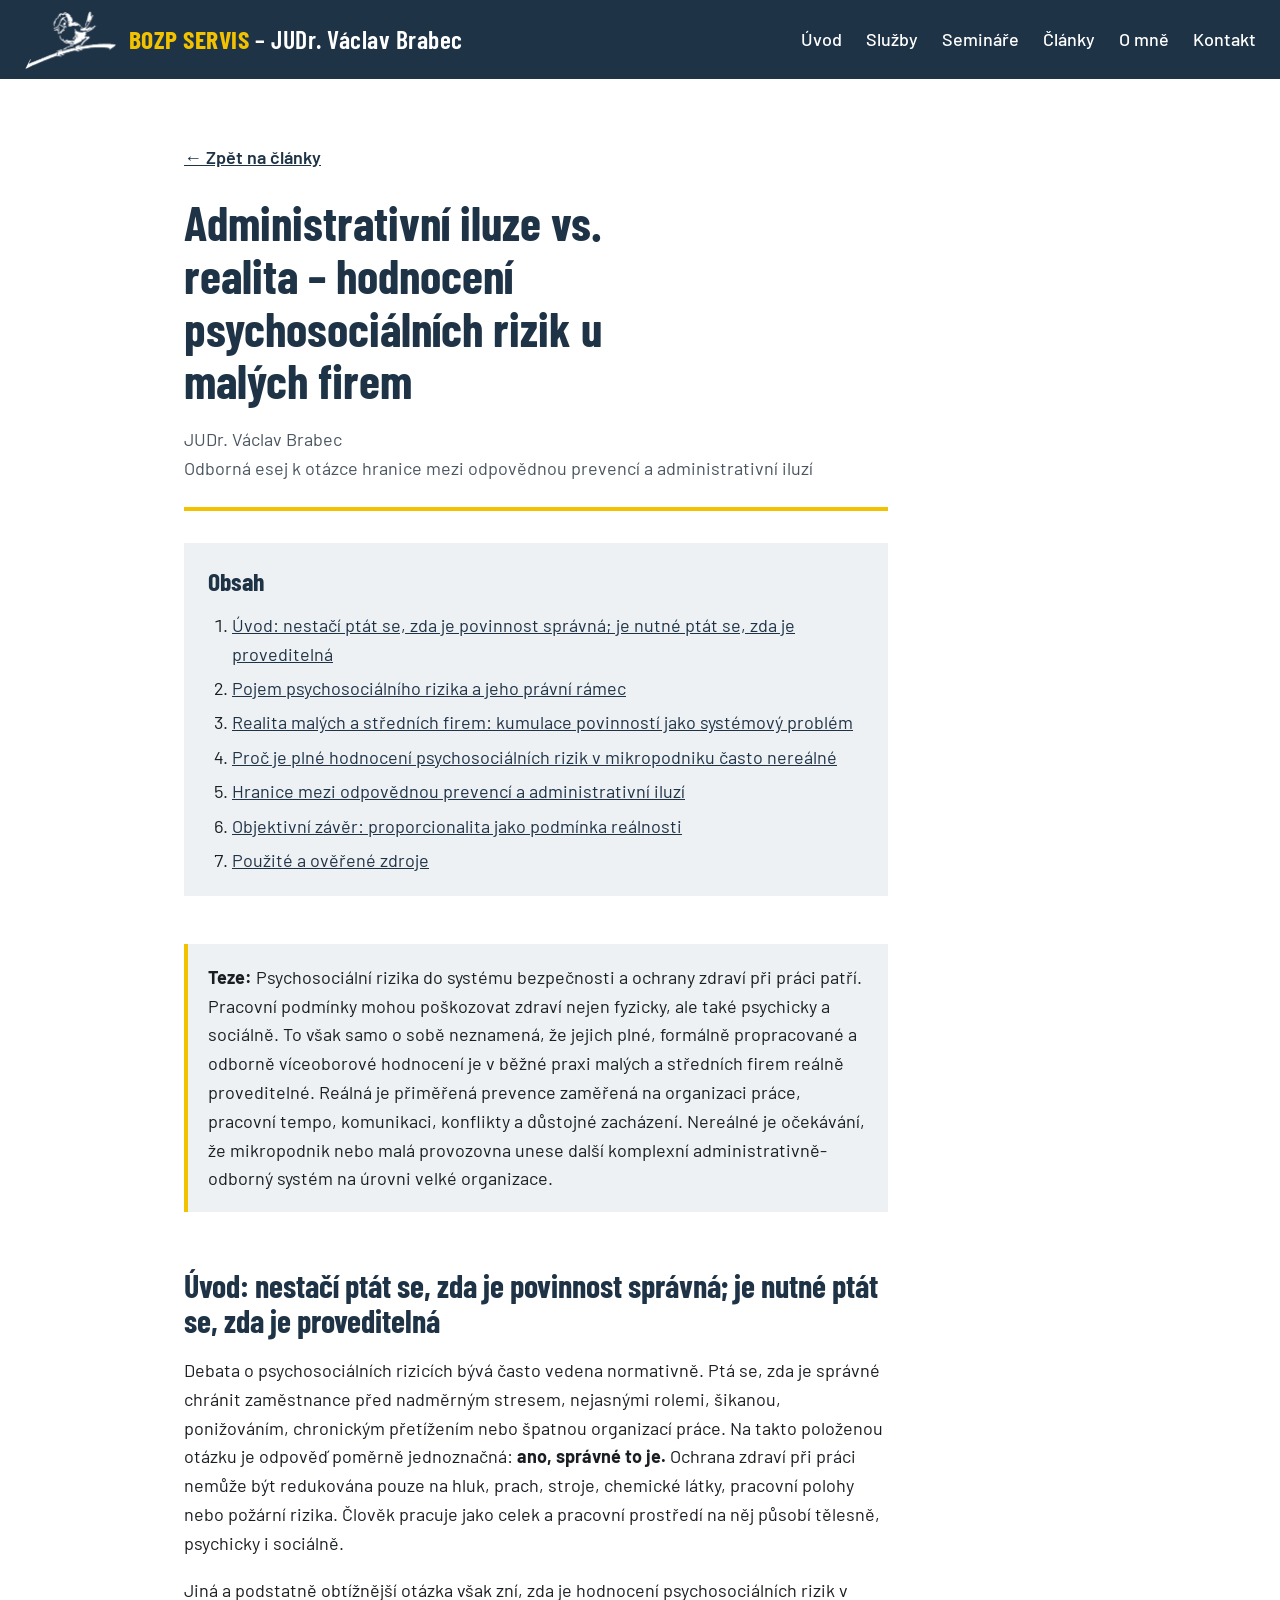
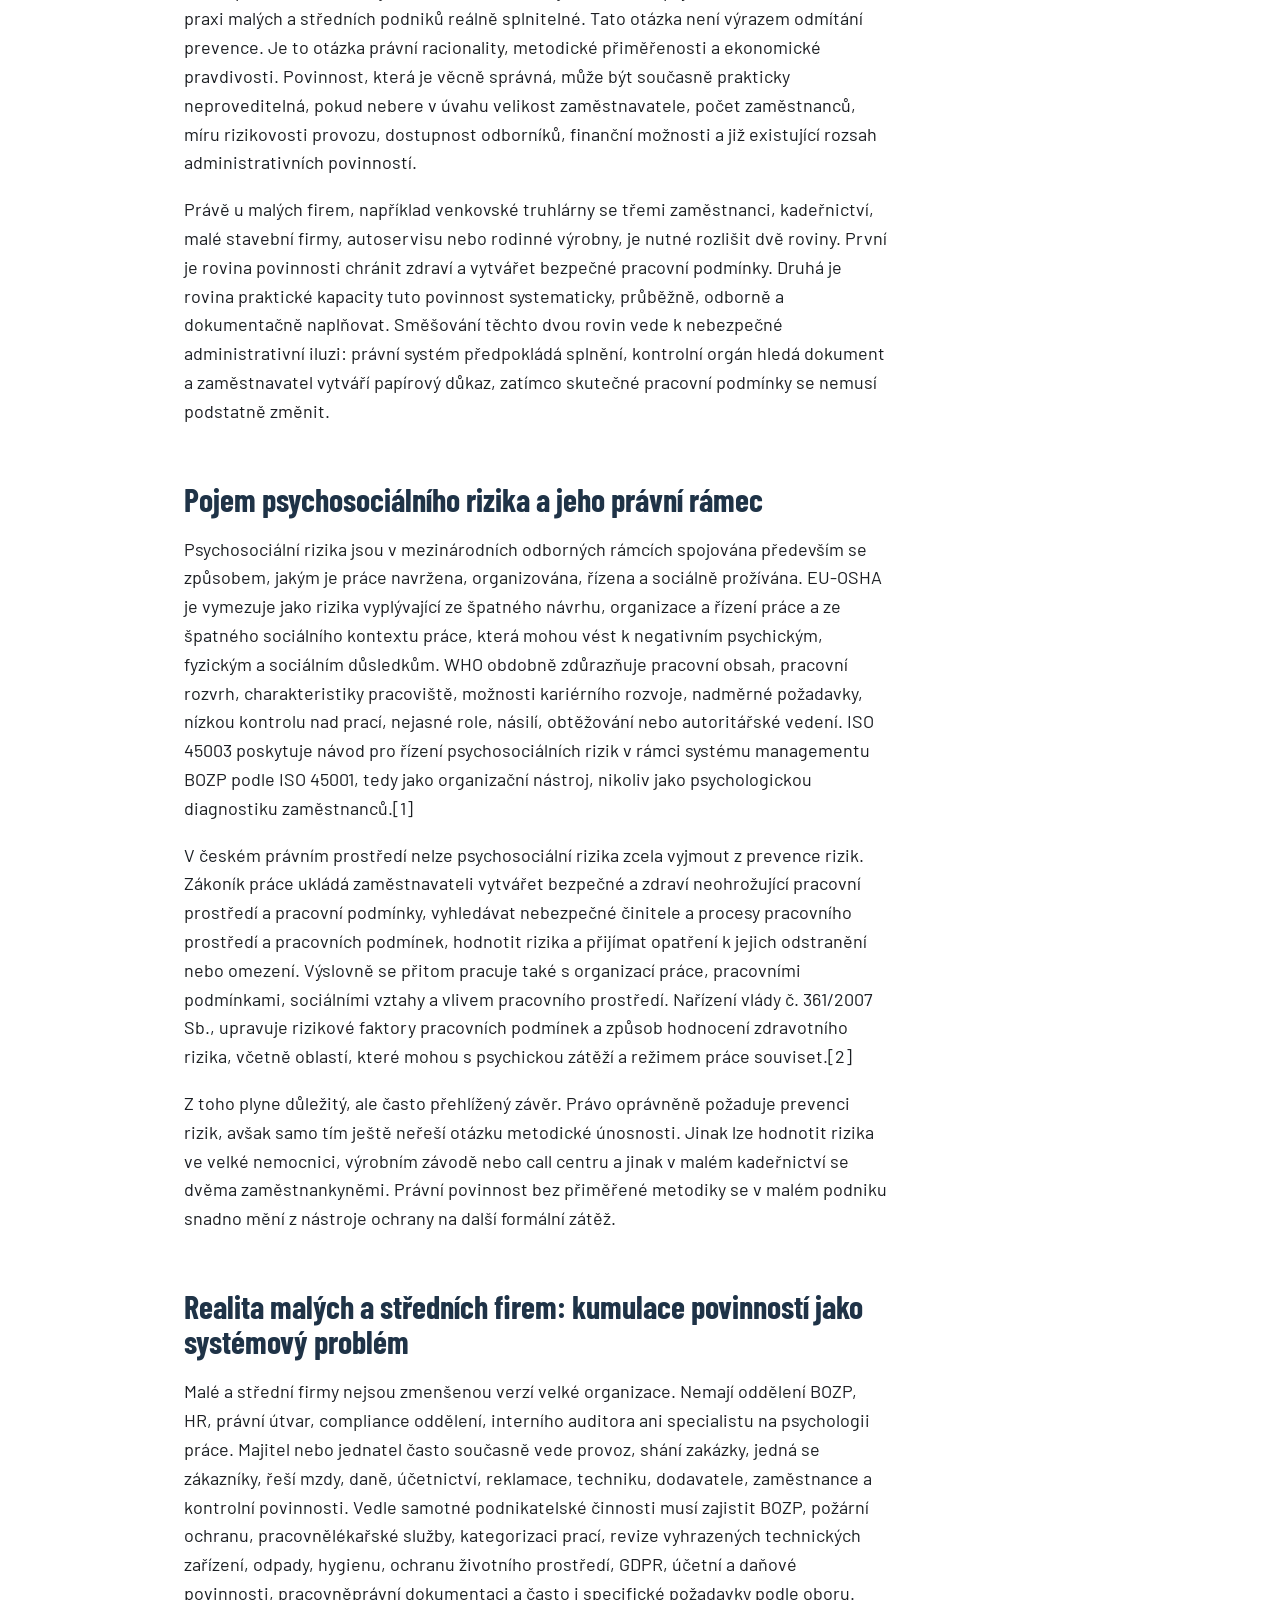
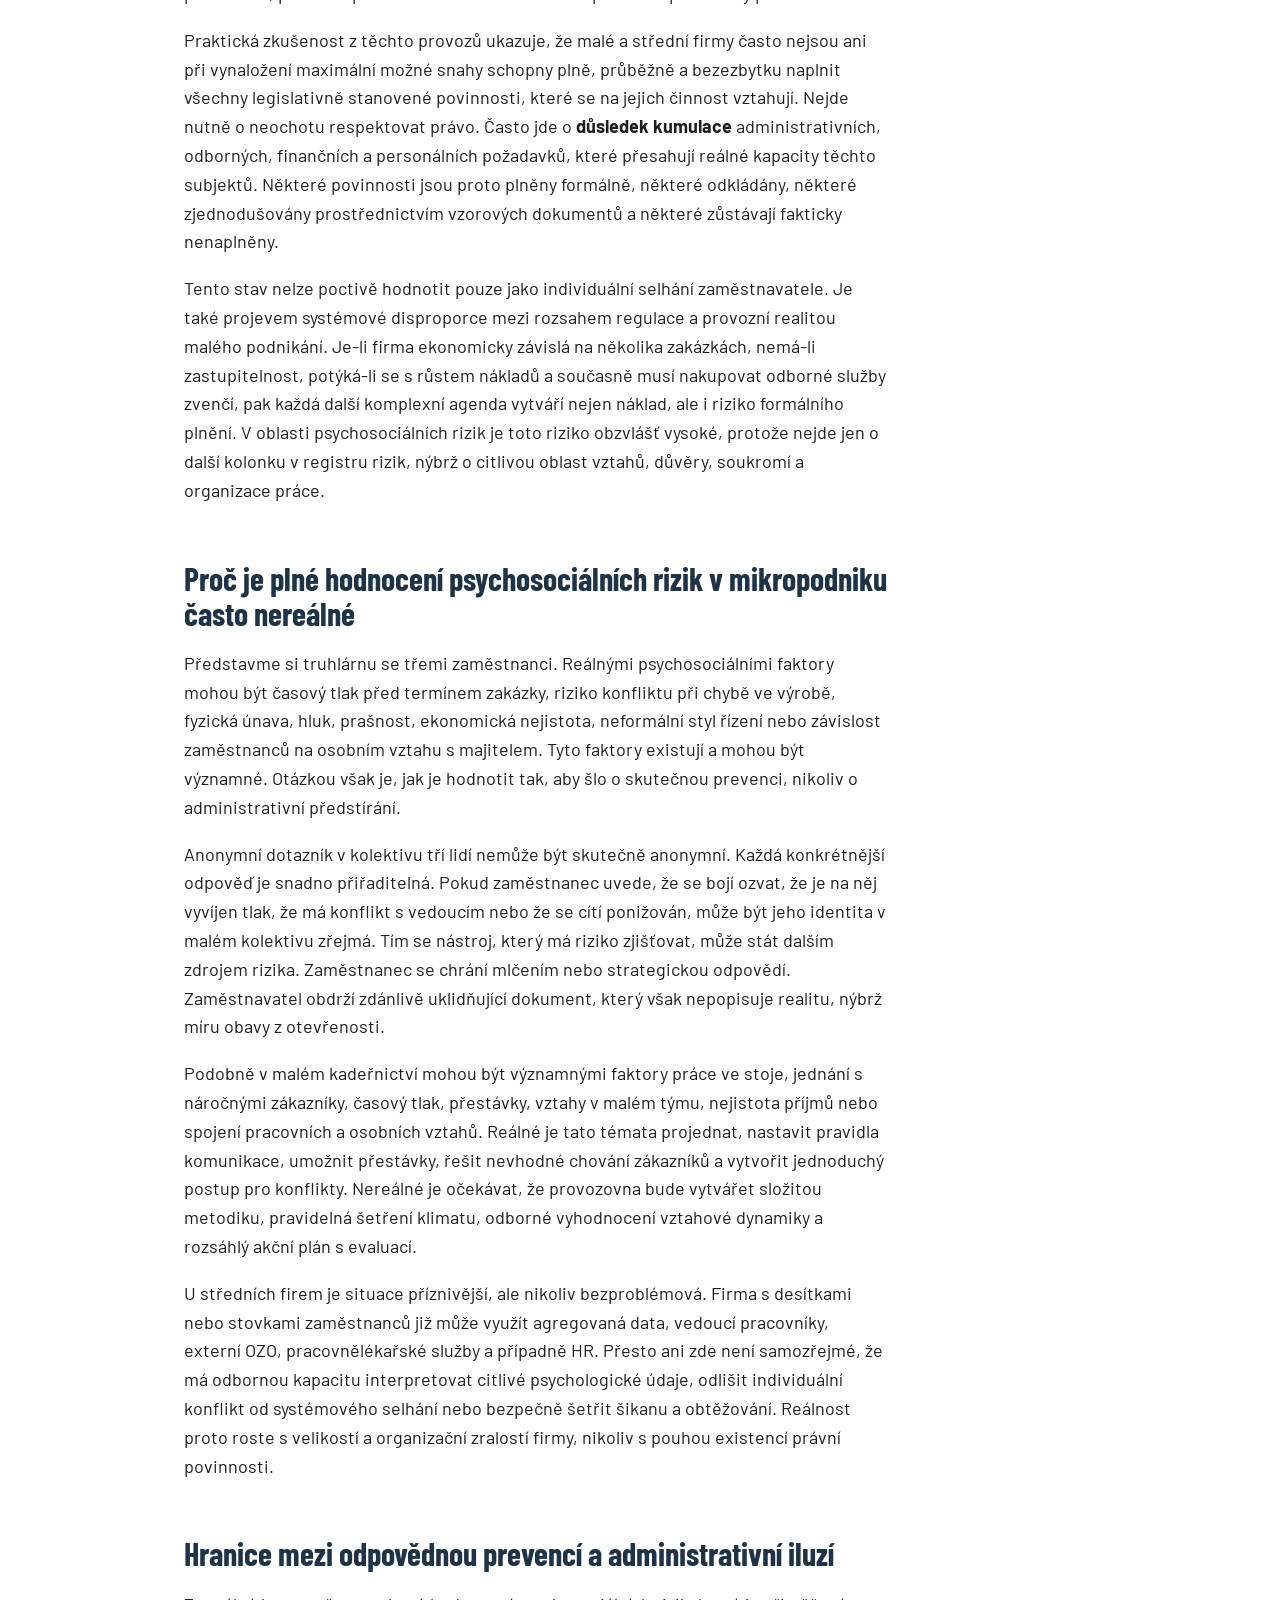
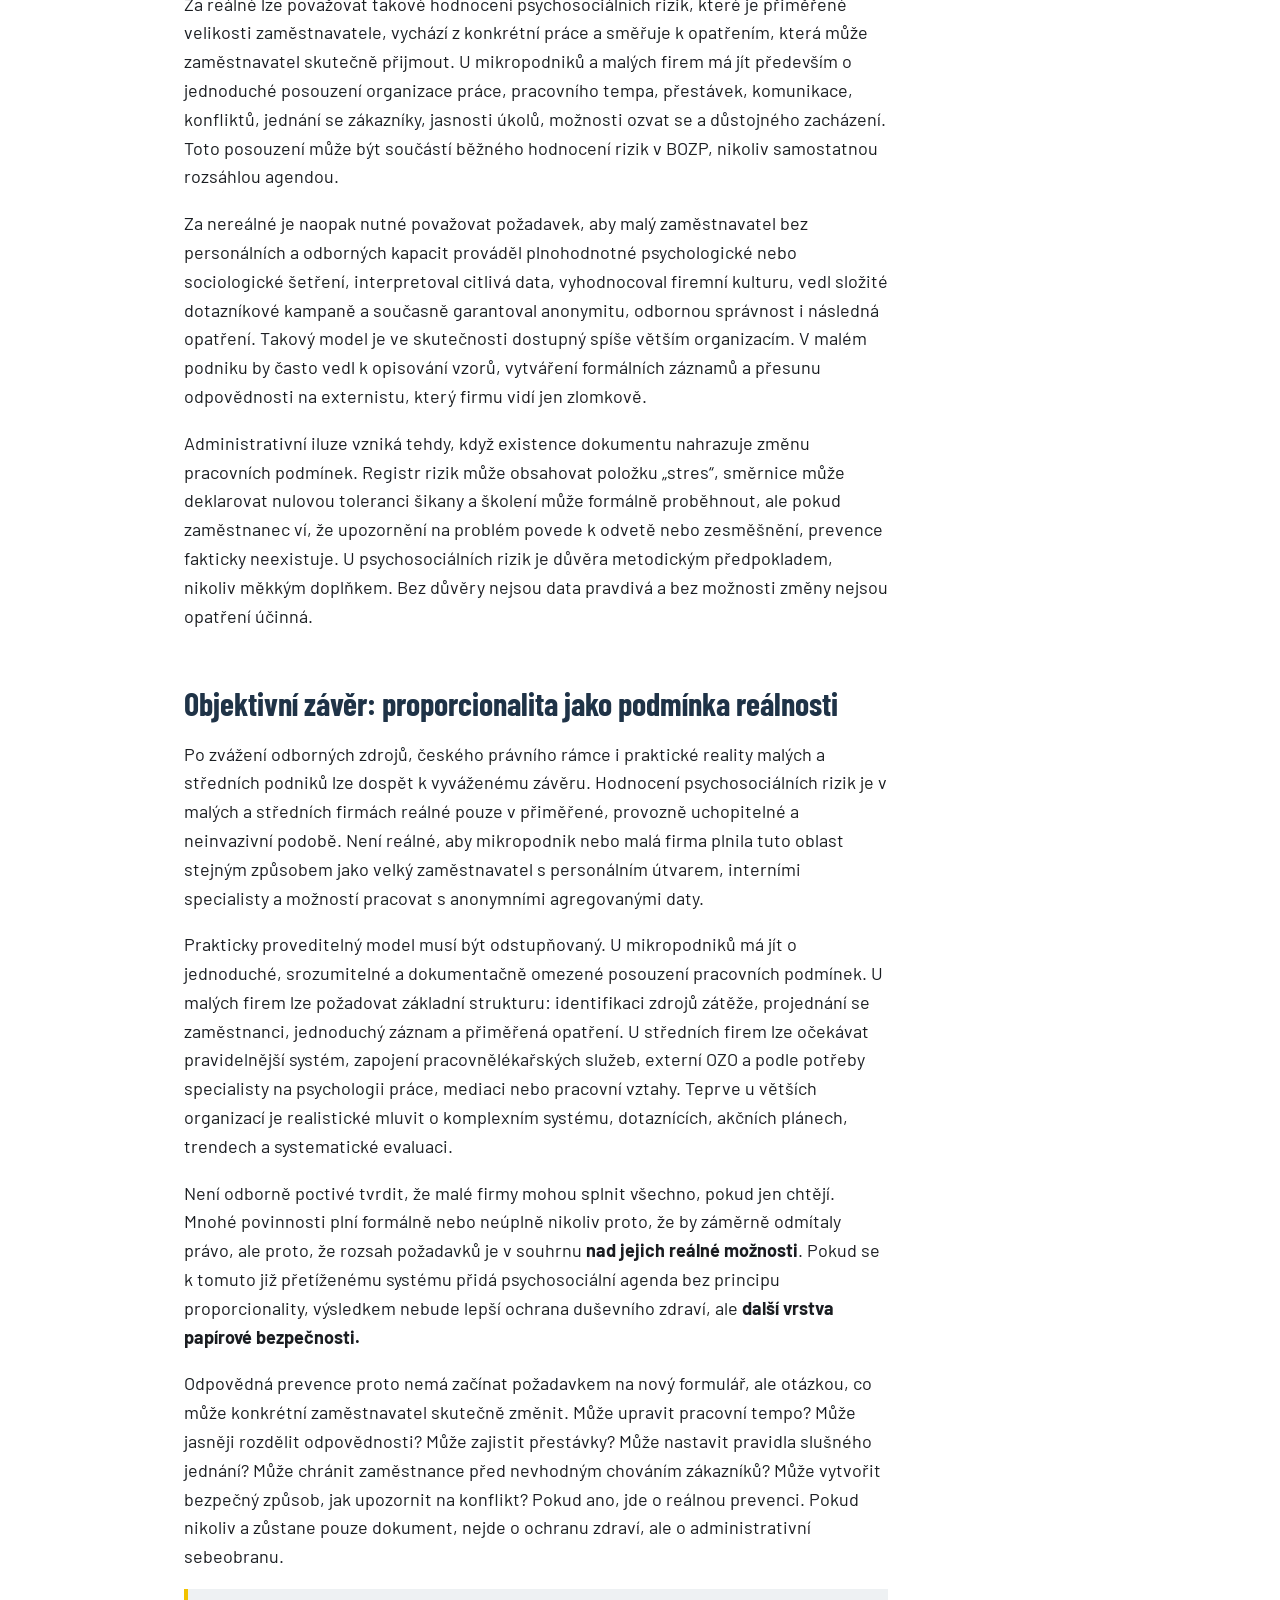
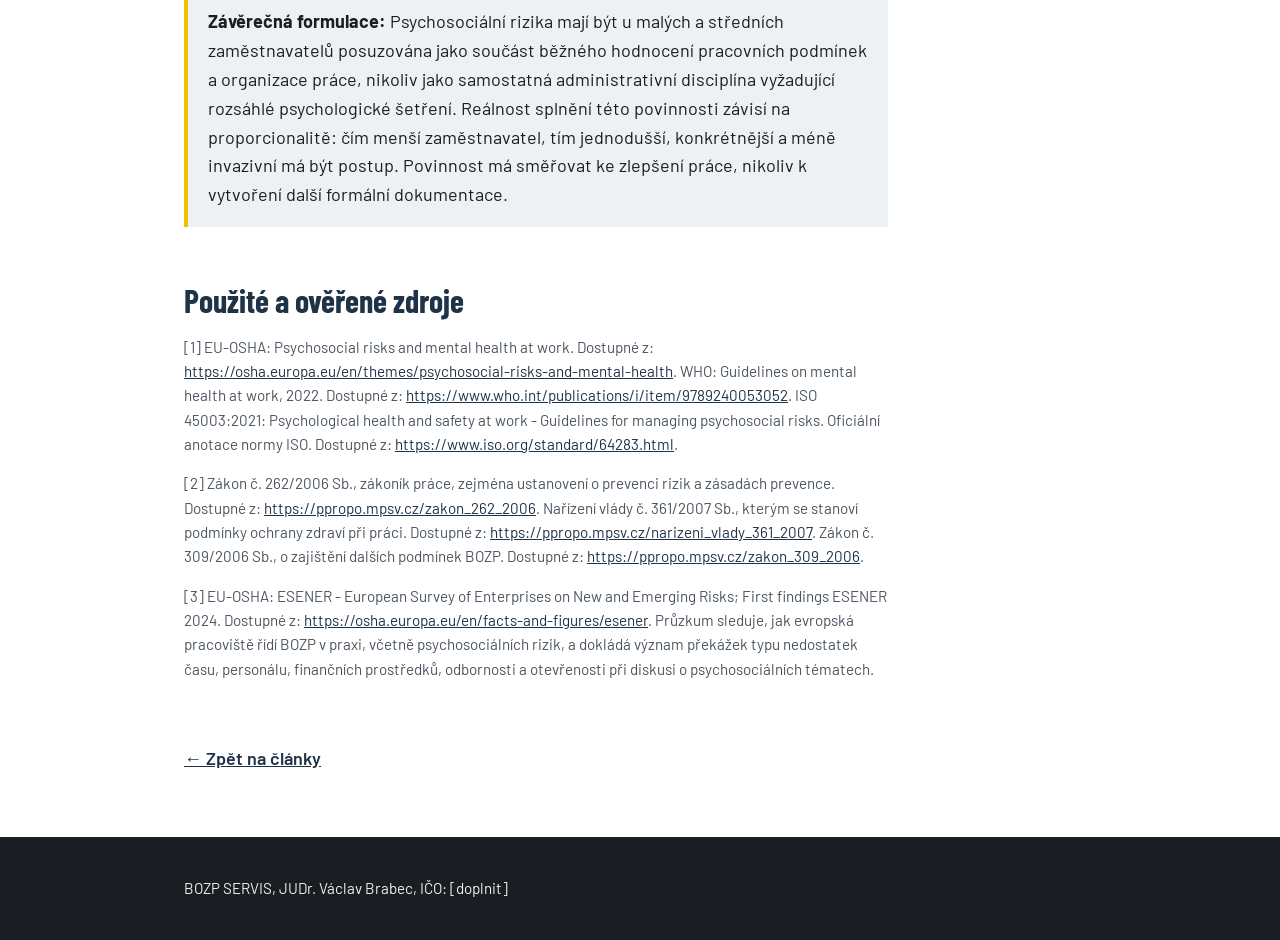
<file: clanek-psychosocialni-rizika.html>
<!DOCTYPE html>
<html lang="cs">

<head>
  <meta charset="UTF-8">
  <meta name="viewport" content="width=device-width, initial-scale=1">
  <title>Administrativní iluze vs. realita – hodnocení psychosociálních rizik u malých firem | JUDr. Václav Brabec</title>
  <meta name="description" content="Odborná esej o tom, kde končí odpovědná prevence a začíná administrativní iluze při hodnocení psychosociálních rizik v malých a středních firmách. JUDr. Václav Brabec.">

  <link rel="preconnect" href="https://fonts.googleapis.com">
  <link rel="preconnect" href="https://fonts.gstatic.com" crossorigin>
  <link href="https://fonts.googleapis.com/css2?family=Barlow+Condensed:wght@600;700&family=Barlow:wght@400;500;600&display=swap" rel="stylesheet">

  <!-- Stejný soubor se vzhledem jako hlavní stránka. -->
  <link rel="icon" type="image/png" href="favicon.png">
  <!-- Ikonka v záložce prohlížeče -->

  <link rel="stylesheet" href="style.css">
</head>

<body>

  <!-- Hlavička je stejná jako na hlavní stránce, jen odkazy vedou na index.html. -->
  <header class="hlavicka">
    <a href="index.html" class="logo">
      <!-- alt="" = obrázek je jen ozdoba, název firmy je hned vedle jako text -->
      <img src="logo-brabec.png" alt="" class="logo-obrazek" height="60">
      <span>BOZP SERVIS <span class="logo-jmeno"><span class="pomlcka">– </span>JUDr. Václav Brabec</span></span>
    </a>

    <!-- Tlačítko menu – zobrazí se jen na mobilu (řídí ho menu.js). -->
    <button class="menu-tlacitko" aria-label="Otevřít menu" aria-expanded="false" aria-controls="menu">☰</button>

    <nav class="menu" id="menu">
      <a href="index.html">Úvod</a>
      <a href="index.html#sluzby">Služby</a>
      <a href="index.html#seminare">Semináře</a>
      <a href="index.html#clanky">Články</a>
      <a href="index.html#o-mne">O mně</a>
      <a href="index.html#kontakt">Kontakt</a>
    </nav>
  </header>

  <main>
    <article class="sekce clanek">
      <div class="obal">

        <a href="index.html#clanky" class="zpet">← Zpět na články</a>

        <h1>Administrativní iluze vs. realita – hodnocení psychosociálních rizik u malých firem</h1>
        <p class="clanek-info">
          JUDr. Václav Brabec<br>
          Odborná esej k otázce hranice mezi odpovědnou prevencí a administrativní iluzí
        </p>

        <nav class="obsah" aria-label="Obsah článku">
          <h2>Obsah</h2>
          <ol>
            <li><a href="#cast-1">Úvod: nestačí ptát se, zda je povinnost správná; je nutné ptát se, zda je proveditelná</a></li>
            <li><a href="#cast-2">Pojem psychosociálního rizika a jeho právní rámec</a></li>
            <li><a href="#cast-3">Realita malých a středních firem: kumulace povinností jako systémový problém</a></li>
            <li><a href="#cast-4">Proč je plné hodnocení psychosociálních rizik v mikropodniku často nereálné</a></li>
            <li><a href="#cast-5">Hranice mezi odpovědnou prevencí a administrativní iluzí</a></li>
            <li><a href="#cast-6">Objektivní závěr: proporcionalita jako podmínka reálnosti</a></li>
            <li><a href="#cast-7">Použité a ověřené zdroje</a></li>
          </ol>
        </nav>

        <!-- ===== TEXT ČLÁNKU (převedeno z Wordu) ===== -->
        <div class="clanek-text">
<blockquote><p><strong>Teze:</strong> Psychosociální rizika do systému bezpečnosti a ochrany zdraví při práci patří. Pracovní podmínky mohou poškozovat zdraví nejen fyzicky, ale také psychicky a sociálně. To však samo o sobě neznamená, že jejich plné, formálně propracované a odborně víceoborové hodnocení je v běžné praxi malých a středních firem reálně proveditelné. Reálná je přiměřená prevence zaměřená na organizaci práce, pracovní tempo, komunikaci, konflikty a důstojné zacházení. Nereálné je očekávání, že mikropodnik nebo malá provozovna unese další komplexní administrativně-odborný systém na úrovni velké organizace.</p></blockquote>
<h2 id="cast-1">Úvod: nestačí ptát se, zda je povinnost správná; je nutné ptát se, zda je proveditelná</h2>
<p>Debata o psychosociálních rizicích bývá často vedena normativně. Ptá se, zda je správné chránit zaměstnance před nadměrným stresem, nejasnými rolemi, šikanou, ponižováním, chronickým přetížením nebo špatnou organizací práce. Na takto položenou otázku je odpověď poměrně jednoznačná: <strong>ano, správné to je.</strong> Ochrana zdraví při práci nemůže být redukována pouze na hluk, prach, stroje, chemické látky, pracovní polohy nebo požární rizika. Člověk pracuje jako celek a pracovní prostředí na něj působí tělesně, psychicky i sociálně.</p>
<p>Jiná a podstatně obtížnější otázka však zní, zda je hodnocení psychosociálních rizik v praxi malých a středních podniků reálně splnitelné. Tato otázka není výrazem odmítání prevence. Je to otázka právní racionality, metodické přiměřenosti a ekonomické pravdivosti. Povinnost, která je věcně správná, může být současně prakticky neproveditelná, pokud nebere v úvahu velikost zaměstnavatele, počet zaměstnanců, míru rizikovosti provozu, dostupnost odborníků, finanční možnosti a již existující rozsah administrativních povinností.</p>
<p>Právě u malých firem, například venkovské truhlárny se třemi zaměstnanci, kadeřnictví, malé stavební firmy, autoservisu nebo rodinné výrobny, je nutné rozlišit dvě roviny. První je rovina povinnosti chránit zdraví a vytvářet bezpečné pracovní podmínky. Druhá je rovina praktické kapacity tuto povinnost systematicky, průběžně, odborně a dokumentačně naplňovat. Směšování těchto dvou rovin vede k nebezpečné administrativní iluzi: právní systém předpokládá splnění, kontrolní orgán hledá dokument a zaměstnavatel vytváří papírový důkaz, zatímco skutečné pracovní podmínky se nemusí podstatně změnit.</p>
<h2 id="cast-2">Pojem psychosociálního rizika a jeho právní rámec</h2>
<p>Psychosociální rizika jsou v mezinárodních odborných rámcích spojována především se způsobem, jakým je práce navržena, organizována, řízena a sociálně prožívána. EU-OSHA je vymezuje jako rizika vyplývající ze špatného návrhu, organizace a řízení práce a ze špatného sociálního kontextu práce, která mohou vést k negativním psychickým, fyzickým a sociálním důsledkům. WHO obdobně zdůrazňuje pracovní obsah, pracovní rozvrh, charakteristiky pracoviště, možnosti kariérního rozvoje, nadměrné požadavky, nízkou kontrolu nad prací, nejasné role, násilí, obtěžování nebo autoritářské vedení. ISO 45003 poskytuje návod pro řízení psychosociálních rizik v rámci systému managementu BOZP podle ISO 45001, tedy jako organizační nástroj, nikoliv jako psychologickou diagnostiku zaměstnanců.[1]</p>
<p>V českém právním prostředí nelze psychosociální rizika zcela vyjmout z prevence rizik. Zákoník práce ukládá zaměstnavateli vytvářet bezpečné a zdraví neohrožující pracovní prostředí a pracovní podmínky, vyhledávat nebezpečné činitele a procesy pracovního prostředí a pracovních podmínek, hodnotit rizika a přijímat opatření k jejich odstranění nebo omezení. Výslovně se přitom pracuje také s organizací práce, pracovními podmínkami, sociálními vztahy a vlivem pracovního prostředí. Nařízení vlády č. 361/2007 Sb., upravuje rizikové faktory pracovních podmínek a způsob hodnocení zdravotního rizika, včetně oblastí, které mohou s psychickou zátěží a režimem práce souviset.[2]</p>
<p>Z toho plyne důležitý, ale často přehlížený závěr. Právo oprávněně požaduje prevenci rizik, avšak samo tím ještě neřeší otázku metodické únosnosti. Jinak lze hodnotit rizika ve velké nemocnici, výrobním závodě nebo call centru a jinak v malém kadeřnictví se dvěma zaměstnankyněmi. Právní povinnost bez přiměřené metodiky se v malém podniku snadno mění z nástroje ochrany na další formální zátěž.</p>
<h2 id="cast-3">Realita malých a středních firem: kumulace povinností jako systémový problém</h2>
<p>Malé a střední firmy nejsou zmenšenou verzí velké organizace. Nemají oddělení BOZP, HR, právní útvar, compliance oddělení, interního auditora ani specialistu na psychologii práce. Majitel nebo jednatel často současně vede provoz, shání zakázky, jedná se zákazníky, řeší mzdy, daně, účetnictví, reklamace, techniku, dodavatele, zaměstnance a kontrolní povinnosti. Vedle samotné podnikatelské činnosti musí zajistit BOZP, požární ochranu, pracovnělékařské služby, kategorizaci prací, revize vyhrazených technických zařízení, odpady, hygienu, ochranu životního prostředí, GDPR, účetní a daňové povinnosti, pracovněprávní dokumentaci a často i specifické požadavky podle oboru.</p>
<p>Praktická zkušenost z těchto provozů ukazuje, že malé a střední firmy často nejsou ani při vynaložení maximální možné snahy schopny plně, průběžně a bezezbytku naplnit všechny legislativně stanovené povinnosti, které se na jejich činnost vztahují. Nejde nutně o neochotu respektovat právo. Často jde o <strong>důsledek kumulace</strong> administrativních, odborných, finančních a personálních požadavků, které přesahují reálné kapacity těchto subjektů. Některé povinnosti jsou proto plněny formálně, některé odkládány, některé zjednodušovány prostřednictvím vzorových dokumentů a některé zůstávají fakticky nenaplněny.</p>
<p>Tento stav nelze poctivě hodnotit pouze jako individuální selhání zaměstnavatele. Je také projevem systémové disproporce mezi rozsahem regulace a provozní realitou malého podnikání. Je-li firma ekonomicky závislá na několika zakázkách, nemá-li zastupitelnost, potýká-li se s růstem nákladů a současně musí nakupovat odborné služby zvenčí, pak každá další komplexní agenda vytváří nejen náklad, ale i riziko formálního plnění. V oblasti psychosociálních rizik je toto riziko obzvlášť vysoké, protože nejde jen o další kolonku v registru rizik, nýbrž o citlivou oblast vztahů, důvěry, soukromí a organizace práce.</p>
<h2 id="cast-4">Proč je plné hodnocení psychosociálních rizik v mikropodniku často nereálné</h2>
<p>Představme si truhlárnu se třemi zaměstnanci. Reálnými psychosociálními faktory mohou být časový tlak před termínem zakázky, riziko konfliktu při chybě ve výrobě, fyzická únava, hluk, prašnost, ekonomická nejistota, neformální styl řízení nebo závislost zaměstnanců na osobním vztahu s majitelem. Tyto faktory existují a mohou být významné. Otázkou však je, jak je hodnotit tak, aby šlo o skutečnou prevenci, nikoliv o administrativní předstírání.</p>
<p>Anonymní dotazník v kolektivu tří lidí nemůže být skutečně anonymní. Každá konkrétnější odpověď je snadno přiřaditelná. Pokud zaměstnanec uvede, že se bojí ozvat, že je na něj vyvíjen tlak, že má konflikt s vedoucím nebo že se cítí ponižován, může být jeho identita v malém kolektivu zřejmá. Tím se nástroj, který má riziko zjišťovat, může stát dalším zdrojem rizika. Zaměstnanec se chrání mlčením nebo strategickou odpovědí. Zaměstnavatel obdrží zdánlivě uklidňující dokument, který však nepopisuje realitu, nýbrž míru obavy z otevřenosti.</p>
<p>Podobně v malém kadeřnictví mohou být významnými faktory práce ve stoje, jednání s náročnými zákazníky, časový tlak, přestávky, vztahy v malém týmu, nejistota příjmů nebo spojení pracovních a osobních vztahů. Reálné je tato témata projednat, nastavit pravidla komunikace, umožnit přestávky, řešit nevhodné chování zákazníků a vytvořit jednoduchý postup pro konflikty. Nereálné je očekávat, že provozovna bude vytvářet složitou metodiku, pravidelná šetření klimatu, odborné vyhodnocení vztahové dynamiky a rozsáhlý akční plán s evaluací.</p>
<p>U středních firem je situace příznivější, ale nikoliv bezproblémová. Firma s desítkami nebo stovkami zaměstnanců již může využít agregovaná data, vedoucí pracovníky, externí OZO, pracovnělékařské služby a případně HR. Přesto ani zde není samozřejmé, že má odbornou kapacitu interpretovat citlivé psychologické údaje, odlišit individuální konflikt od systémového selhání nebo bezpečně šetřit šikanu a obtěžování. Reálnost proto roste s velikostí a organizační zralostí firmy, nikoliv s pouhou existencí právní povinnosti.</p>
<h2 id="cast-5">Hranice mezi odpovědnou prevencí a administrativní iluzí</h2>
<p>Za reálné lze považovat takové hodnocení psychosociálních rizik, které je přiměřené velikosti zaměstnavatele, vychází z konkrétní práce a směřuje k opatřením, která může zaměstnavatel skutečně přijmout. U mikropodniků a malých firem má jít především o jednoduché posouzení organizace práce, pracovního tempa, přestávek, komunikace, konfliktů, jednání se zákazníky, jasnosti úkolů, možnosti ozvat se a důstojného zacházení. Toto posouzení může být součástí běžného hodnocení rizik v BOZP, nikoliv samostatnou rozsáhlou agendou.</p>
<p>Za nereálné je naopak nutné považovat požadavek, aby malý zaměstnavatel bez personálních a odborných kapacit prováděl plnohodnotné psychologické nebo sociologické šetření, interpretoval citlivá data, vyhodnocoval firemní kulturu, vedl složité dotazníkové kampaně a současně garantoval anonymitu, odbornou správnost i následná opatření. Takový model je ve skutečnosti dostupný spíše větším organizacím. V malém podniku by často vedl k opisování vzorů, vytváření formálních záznamů a přesunu odpovědnosti na externistu, který firmu vidí jen zlomkově.</p>
<p>Administrativní iluze vzniká tehdy, když existence dokumentu nahrazuje změnu pracovních podmínek. Registr rizik může obsahovat položku „stres“, směrnice může deklarovat nulovou toleranci šikany a školení může formálně proběhnout, ale pokud zaměstnanec ví, že upozornění na problém povede k odvetě nebo zesměšnění, prevence fakticky neexistuje. U psychosociálních rizik je důvěra metodickým předpokladem, nikoliv měkkým doplňkem. Bez důvěry nejsou data pravdivá a bez možnosti změny nejsou opatření účinná.</p>
<h2 id="cast-6">Objektivní závěr: proporcionalita jako podmínka reálnosti</h2>
<p>Po zvážení odborných zdrojů, českého právního rámce i praktické reality malých a středních podniků lze dospět k vyváženému závěru. Hodnocení psychosociálních rizik je v malých a středních firmách reálné pouze v přiměřené, provozně uchopitelné a neinvazivní podobě. Není reálné, aby mikropodnik nebo malá firma plnila tuto oblast stejným způsobem jako velký zaměstnavatel s personálním útvarem, interními specialisty a možností pracovat s anonymními agregovanými daty.</p>
<p>Prakticky proveditelný model musí být odstupňovaný. U mikropodniků má jít o jednoduché, srozumitelné a dokumentačně omezené posouzení pracovních podmínek. U malých firem lze požadovat základní strukturu: identifikaci zdrojů zátěže, projednání se zaměstnanci, jednoduchý záznam a přiměřená opatření. U středních firem lze očekávat pravidelnější systém, zapojení pracovnělékařských služeb, externí OZO a podle potřeby specialisty na psychologii práce, mediaci nebo pracovní vztahy. Teprve u větších organizací je realistické mluvit o komplexním systému, dotaznících, akčních plánech, trendech a systematické evaluaci.</p>
<p>Není odborně poctivé tvrdit, že malé firmy mohou splnit všechno, pokud jen chtějí. Mnohé povinnosti plní formálně nebo neúplně nikoliv proto, že by záměrně odmítaly právo, ale proto, že rozsah požadavků je v souhrnu <strong>nad jejich reálné možnosti</strong>. Pokud se k tomuto již přetíženému systému přidá psychosociální agenda bez principu proporcionality, výsledkem nebude lepší ochrana duševního zdraví, ale <strong>další vrstva papírové bezpečnosti.</strong></p>
<p>Odpovědná prevence proto nemá začínat požadavkem na nový formulář, ale otázkou, co může konkrétní zaměstnavatel skutečně změnit. Může upravit pracovní tempo? Může jasněji rozdělit odpovědnosti? Může zajistit přestávky? Může nastavit pravidla slušného jednání? Může chránit zaměstnance před nevhodným chováním zákazníků? Může vytvořit bezpečný způsob, jak upozornit na konflikt? Pokud ano, jde o reálnou prevenci. Pokud nikoliv a zůstane pouze dokument, nejde o ochranu zdraví, ale o administrativní sebeobranu.</p>
<blockquote><p><strong>Závěrečná formulace:</strong> Psychosociální rizika mají být u malých a středních zaměstnavatelů posuzována jako součást běžného hodnocení pracovních podmínek a organizace práce, nikoliv jako samostatná administrativní disciplína vyžadující rozsáhlé psychologické šetření. Reálnost splnění této povinnosti závisí na proporcionalitě: čím menší zaměstnavatel, tím jednodušší, konkrétnější a méně invazivní má být postup. Povinnost má směřovat ke zlepšení práce, nikoliv k vytvoření další formální dokumentace.</p></blockquote>
<h2 id="cast-7">Použité a ověřené zdroje</h2>
<p class="zdroj">[1] EU-OSHA: Psychosocial risks and mental health at work. Dostupné z: <a href="https://osha.europa.eu/en/themes/psychosocial-risks-and-mental-health" target="_blank" rel="noopener">https://osha.europa.eu/en/themes/psychosocial-risks-and-mental-health</a>. WHO: Guidelines on mental health at work, 2022. Dostupné z: <a href="https://www.who.int/publications/i/item/9789240053052" target="_blank" rel="noopener">https://www.who.int/publications/i/item/9789240053052</a>. ISO 45003:2021: Psychological health and safety at work - Guidelines for managing psychosocial risks. Oficiální anotace normy ISO. Dostupné z: <a href="https://www.iso.org/standard/64283.html" target="_blank" rel="noopener">https://www.iso.org/standard/64283.html</a>.</p>
<p class="zdroj">[2] Zákon č. 262/2006 Sb., zákoník práce, zejména ustanovení o prevenci rizik a zásadách prevence. Dostupné z: <a href="https://ppropo.mpsv.cz/zakon_262_2006" target="_blank" rel="noopener">https://ppropo.mpsv.cz/zakon_262_2006</a>. Nařízení vlády č. 361/2007 Sb., kterým se stanoví podmínky ochrany zdraví při práci. Dostupné z: <a href="https://ppropo.mpsv.cz/narizeni_vlady_361_2007" target="_blank" rel="noopener">https://ppropo.mpsv.cz/narizeni_vlady_361_2007</a>. Zákon č. 309/2006 Sb., o zajištění dalších podmínek BOZP. Dostupné z: <a href="https://ppropo.mpsv.cz/zakon_309_2006" target="_blank" rel="noopener">https://ppropo.mpsv.cz/zakon_309_2006</a>.</p>
<p class="zdroj">[3] EU-OSHA: ESENER - European Survey of Enterprises on New and Emerging Risks; First findings ESENER 2024. Dostupné z: <a href="https://osha.europa.eu/en/facts-and-figures/esener" target="_blank" rel="noopener">https://osha.europa.eu/en/facts-and-figures/esener</a>. Průzkum sleduje, jak evropská pracoviště řídí BOZP v praxi, včetně psychosociálních rizik, a dokládá význam překážek typu nedostatek času, personálu, finančních prostředků, odbornosti a otevřenosti při diskusi o psychosociálních tématech.</p>
        </div>

        <a href="index.html#clanky" class="zpet zpet-dole">← Zpět na články</a>

      </div>
    </article>
  </main>

  <footer class="paticka">
    <div class="obal">
      <p>BOZP SERVIS, JUDr. Václav Brabec, IČO: [doplnit]</p>
    </div>
  </footer>

  <!-- JavaScript pro otevírání menu na mobilu. Na konci stránky, aby už existovala hlavička. -->
  <script src="menu.js"></script>
</body>
</html>
</file>
<file: style.css>
/* ===== PROMĚNNÉ =====
   Barvy a písma si pojmenujeme na jednom místě.
   Když budeš chtít změnit barvu, změníš ji jen tady. */
:root {
  --zluta: #F2C200;      /* signální žlutá jako na výstražných značkách */
  --modra: #1F3347;      /* tmavá modrošedá – důvěryhodná, klidná */
  --inkoust: #1A1D21;    /* barva textu */
  --papir: #FFFFFF;      /* pozadí */
  --svetla: #EEF1F3;     /* světlé pozadí pro střídání sekcí */

  --pismo-nadpis: "Barlow Condensed", "Arial Narrow", sans-serif;
  --pismo-text: "Barlow", Arial, sans-serif;
}

html {
  scroll-behavior: smooth;     /* plynulé posouvání po kliknutí v menu */
  scroll-padding-top: 6.5rem;  /* aby nadpis sekce nezajel pod hlavičku */
}

/* ===== ZÁKLAD ===== */
* {
  box-sizing: border-box;  /* šířka prvku zahrnuje i okraje uvnitř – snazší počítání */
}

body {
  margin: 0;
  font-family: var(--pismo-text);
  font-size: 1.125rem;     /* 18 px – dobře čitelné */
  line-height: 1.6;
  color: var(--inkoust);
  background: var(--papir);
}

h1, h2, h3 {
  font-family: var(--pismo-nadpis);
  line-height: 1.1;
  margin: 0 0 1rem;
}

a {
  color: var(--modra);
}

/* Viditelný rámeček pro ovládání klávesnicí (Tab). Důležité pro přístupnost. */
a:focus-visible {
  outline: 3px solid var(--zluta);
  outline-offset: 3px;
}

/* .obal drží obsah uprostřed a nedovolí mu být moc široký. */
.obal {
  max-width: 60rem;
  margin: 0 auto;
  padding: 0 1.5rem;
}

/* ===== HLAVIČKA ===== */
.hlavicka {
  display: flex;                    /* prvky vedle sebe */
  justify-content: space-between;   /* logo vlevo, menu vpravo */
  align-items: center;
  flex-wrap: wrap;                  /* na úzkém displeji se zalomí */
  gap: 1rem;
  padding: 0.6rem 1.5rem;
  background: var(--modra);
  position: sticky;                 /* hlavička se "přilepí" nahoře */
  top: 0;
  z-index: 10;                      /* bude nad ostatním obsahem */
}

.logo {
  display: flex;          /* obrázek a text vedle sebe */
  align-items: center;    /* svisle na střed */
  gap: 0.75rem;
  font-family: var(--pismo-nadpis);
  font-size: 1.6rem;
  font-weight: 700;
  color: var(--zluta);
  text-decoration: none;
  letter-spacing: 0.02em;
}

.logo-obrazek {
  height: 3.75rem;  /* výšku určíme, šířka se dopočítá sama */
  width: auto;
}

.logo-jmeno {
  color: var(--papir);   /* jméno bílé, název firmy žlutý */
  font-weight: 600;
}

.menu {
  display: flex;
  flex-wrap: wrap;
  gap: 1.5rem;
}

/* Tlačítko menu je na počítači schované, ukáže se jen na mobilu. */
.menu-tlacitko {
  display: none;
}

.menu a {
  color: var(--papir);
  text-decoration: none;
  font-weight: 500;
}

.menu a:hover {
  color: var(--zluta);
}

/* ===== ÚVOD ===== */
.uvod {
  background: var(--modra);
  color: var(--papir);
  padding: 3rem 0 4rem;
  min-height: calc(100vh - 6rem);  /* výška okna minus hlavička */
  display: flex;
  flex-direction: column;
  justify-content: center;         /* obsah svisle doprostřed */
}

.uvod .obal {
  width: 100%;   /* aby obsah zůstal stejně široký jako ve zbytku stránky */
}

.uvod h1 {
  font-size: clamp(2.2rem, 5vw, 3.5rem);
  /* clamp = nejmenší velikost, "ideální" podle šířky okna, největší velikost */
  max-width: 20ch;   /* ch = šířka znaku; nadpis se zalomí do pár řádků */
}

.podtitul {
  font-family: var(--pismo-nadpis);
  font-size: 1.6rem;
  font-weight: 600;
  color: var(--zluta);
  margin: 0 0 1rem;
}

.uvod-text {
  max-width: 38rem;
  font-size: 1.25rem;
  margin: 0 0 2rem;
}

.tlacitko {
  display: inline-block;
  background: var(--zluta);
  color: var(--inkoust);
  font-weight: 600;
  text-decoration: none;
  padding: 0.8rem 1.5rem;
}

.tlacitko:hover {
  background: var(--papir);
}

/* Šikmý žluto-černý pruh. repeating-linear-gradient opakuje pruhy pořád dokola. */
.pruh {
  height: 14px;
  background: repeating-linear-gradient(
    -45deg,
    var(--zluta) 0 18px,
    var(--inkoust) 18px 36px
  );
}

/* ===== SEKCE ===== */
.sekce {
  padding: 4rem 0;
}

.sekce-svetla {
  background: var(--svetla);
}

.sekce h2 {
  font-size: 2.5rem;
  color: var(--modra);
}

.sekce p {
  max-width: 38rem;
}

/* ===== SLUŽBY ===== */
.sluzby {
  display: grid;      /* mřížka */
  grid-template-columns: repeat(auto-fit, minmax(16rem, 1fr));
  /* tolik sloupců, kolik se vejde, každý aspoň 16rem široký */
  gap: 2rem 3rem;
  margin: 0;
}

.sluzby div {
  border-top: 4px solid var(--zluta);
  padding-top: 0.75rem;
}

.sluzby dt {
  font-family: var(--pismo-nadpis);
  font-size: 1.5rem;
  font-weight: 600;
}

.sluzby dd {
  margin: 0.25rem 0 0;
}

/* ===== SEMINÁŘE ===== */
.seminare {
  display: grid;
  gap: 2.5rem;
  max-width: 46rem;
}

.seminare article {
  border-left: 4px solid var(--zluta);   /* žlutá čára vlevo */
  padding-left: 1.25rem;
}

.seminare h3 {
  font-size: 1.6rem;
  font-weight: 600;
  color: var(--modra);
  margin-bottom: 0.5rem;
}

.seminare p {
  margin: 0;
}

/* ===== ČLÁNKY ===== */
.clanky-seznam {
  list-style: none;   /* bez puntíků */
  padding: 0;
  margin: 0;
  max-width: 46rem;
}

.clanky-seznam li {
  padding: 1rem 0;
  border-bottom: 1px solid #D5DBE0;   /* tenká čára mezi články */
}

.clanky-seznam a {
  font-family: var(--pismo-nadpis);
  font-size: 1.4rem;
  font-weight: 600;
  color: var(--modra);
  text-decoration: none;
}

.clanky-seznam a:hover {
  text-decoration: underline;
}

.clanky-seznam p {
  margin: 0.25rem 0 0;
}

/* ===== STRÁNKA S ČLÁNKEM ===== */
.zpet {
  display: inline-block;
  margin-bottom: 1.5rem;
  font-weight: 600;
}

.zpet-dole {
  margin: 3rem 0 0;
}

.clanek h1 {
  font-size: clamp(2rem, 4vw, 3rem);
  color: var(--modra);
  max-width: 24ch;
}

.sekce .clanek-info {
  max-width: 44rem;
  color: #4A5560;
  border-bottom: 4px solid var(--zluta);
  padding-bottom: 1.5rem;
  margin-bottom: 2rem;
}

/* Rámeček s obsahem článku */
.obsah {
  background: var(--svetla);
  padding: 1.5rem 1.5rem 1rem;
  margin-bottom: 3rem;
  max-width: 44rem;
}

.sekce .obsah h2 {
  font-size: 1.6rem;
}

.obsah ol {
  margin: 0;
  padding-left: 1.5rem;
}

.obsah li {
  margin-bottom: 0.35rem;
}

/* Text článku – užší sloupec se čte lépe */
.clanek-text {
  max-width: 44rem;
}

.clanek-text p,
.clanek-text li {
  max-width: none;
}

.sekce .clanek-text h2 {
  font-size: 2rem;
  margin-top: 3.5rem;
}

.clanek-text h3 {
  font-size: 1.5rem;
  color: var(--modra);
  margin-top: 2.5rem;
}

.clanek-text h4 {
  font-family: var(--pismo-nadpis);
  font-size: 1.3rem;
  color: var(--modra);
  margin: 1.75rem 0 0.5rem;
}

.clanek-text li {
  margin-bottom: 0.4rem;
}

/* Zvýrazněné bloky (ve Wordu odsazené odstavce) */
.clanek-text blockquote {
  margin: 1rem 0 1.5rem;
  padding: 0.75rem 1.25rem;
  background: var(--svetla);
  border-left: 4px solid var(--zluta);
}

.clanek-text blockquote p {
  margin: 0.4rem 0;
}

/* Seznam zdrojů – menší písmo, dlouhé odkazy se zalomí */
.clanek-text .zdroj {
  font-size: 0.95rem;
  color: #4A5560;
}

.clanek-text a {
  overflow-wrap: anywhere;
}

/* Důležitá poznámka */
.poznamka {
  margin: 1.5rem 0;
  padding: 1rem 1.25rem;
  border-left: 4px solid var(--modra);
  background: #E3E9EE;
  font-style: italic;
}

.poznamka p {
  margin: 0;
}

/* ===== O MNĚ ===== */
.mensi-nadpis {
  font-size: 1.5rem;
  color: var(--modra);
  margin-top: 2.5rem;
}

.osvedceni {
  padding-left: 1.25rem;
}

.osvedceni li {
  margin-bottom: 0.5rem;
}

/* ===== KONTAKT ===== */
.kontakty {
  list-style: none;   /* bez puntíků */
  padding: 0;
  font-size: 1.25rem;
}

.kontakty li {
  margin-bottom: 0.5rem;
}

/* ===== PATIČKA ===== */
.paticka {
  background: var(--inkoust);
  color: var(--svetla);
  padding: 1.5rem 0;
  font-size: 0.95rem;
}

/* ===== MOBIL =====
   Pravidla uvnitř platí jen pro obrazovky užší než 40rem (cca 640 px). */
@media (max-width: 40rem) {
  .hlavicka {
    padding: 0.5rem 1rem;
  }

  .logo {
    font-size: 1.2rem;
    gap: 0.5rem;
    line-height: 1.15;
  }

  .logo-obrazek {
    height: 2.5rem;
  }

  .logo-jmeno {
    display: block;   /* jméno na vlastní řádek */
  }

  .pomlcka {
    display: none;    /* pomlčka na mobilu není potřeba */
  }

  /* Tlačítko se třemi čárkami (☰) */
  .menu-tlacitko {
    display: block;
    background: none;
    border: 2px solid var(--zluta);
    color: var(--papir);
    font-size: 1.4rem;
    line-height: 1;
    width: 2.75rem;
    height: 2.75rem;
    cursor: pointer;
  }

  /* Menu je na mobilu schované... */
  .menu {
    display: none;
    width: 100%;            /* na celou šířku, tedy pod logo */
    flex-direction: column; /* odkazy pod sebou */
    gap: 0;
  }

  /* ...a ukáže se, když má hlavička třídu menu-otevrene (přidá ji menu.js). */
  .hlavicka.menu-otevrene .menu {
    display: flex;
  }

  .menu a {
    padding: 0.7rem 0;
    border-top: 1px solid rgba(255, 255, 255, 0.15);
  }

  html {
    scroll-padding-top: 5rem;   /* zavřená hlavička je na mobilu nízká */
  }
}
</file>
